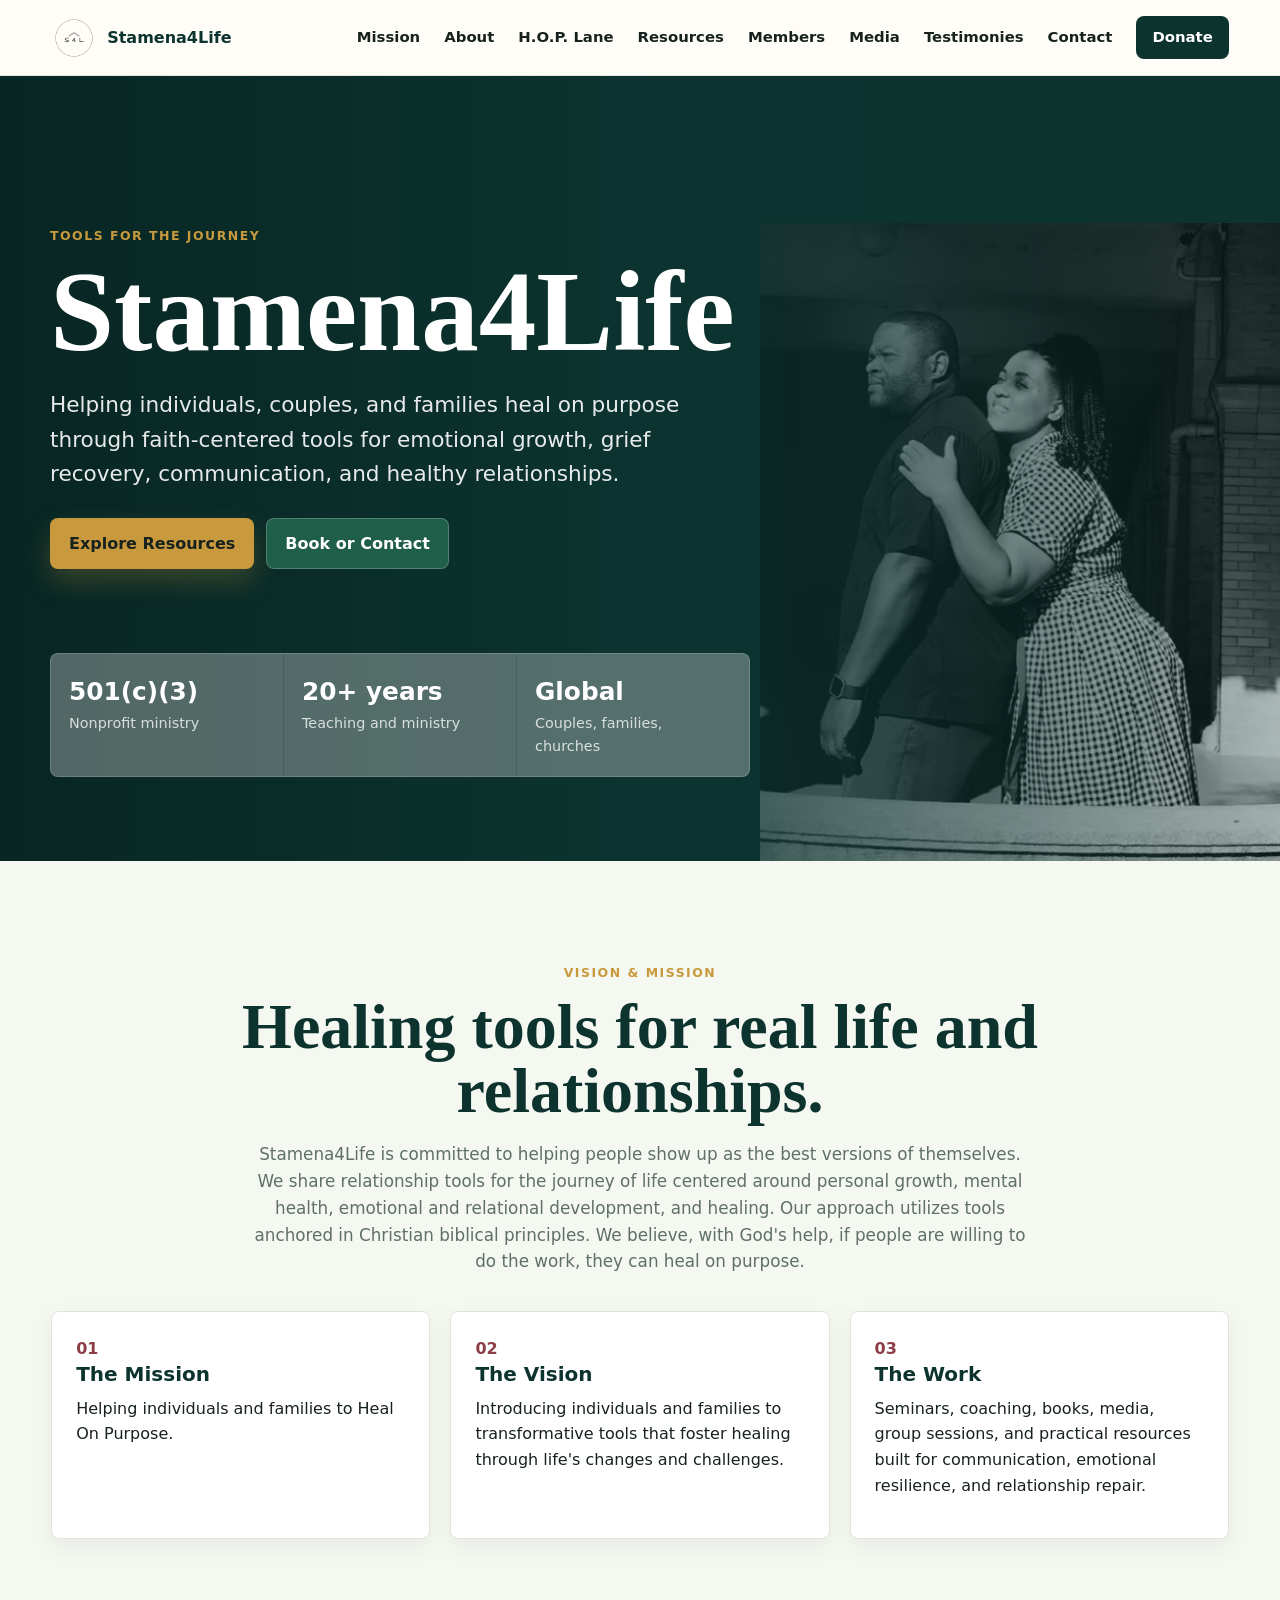
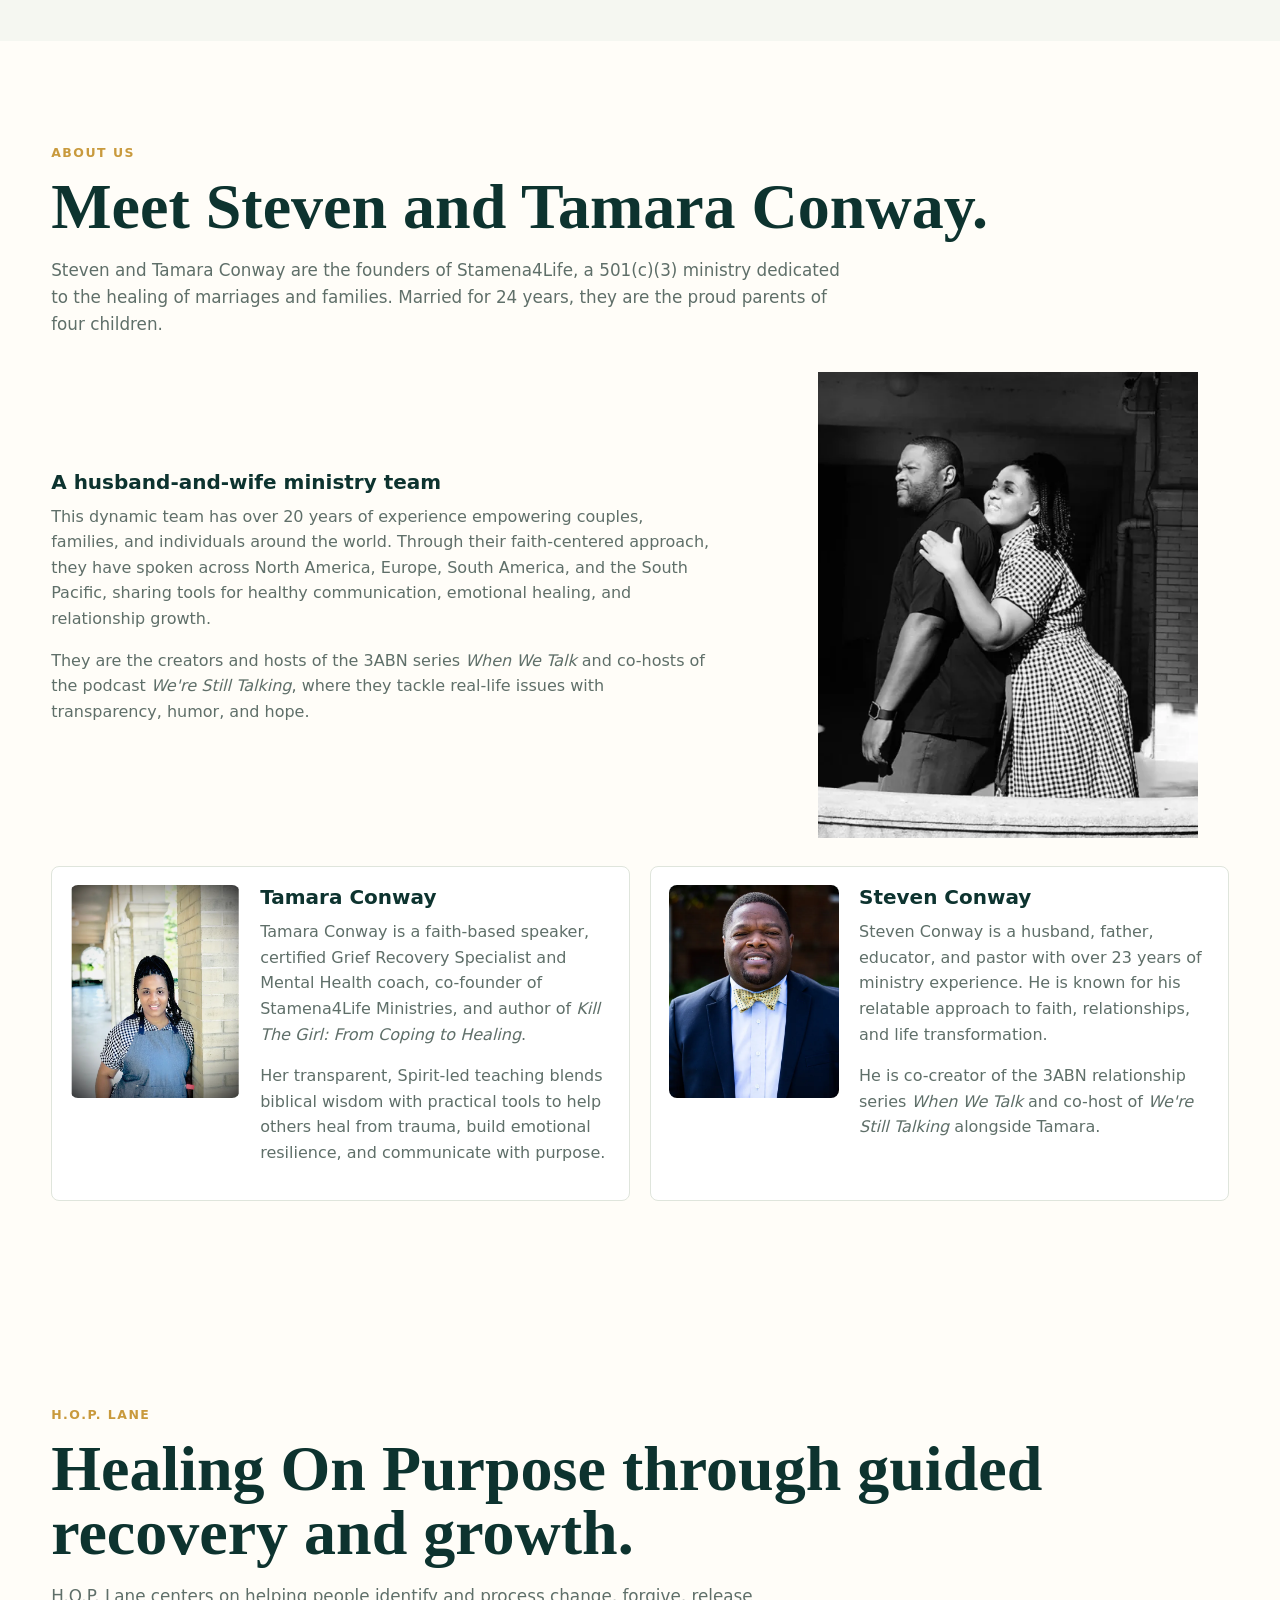
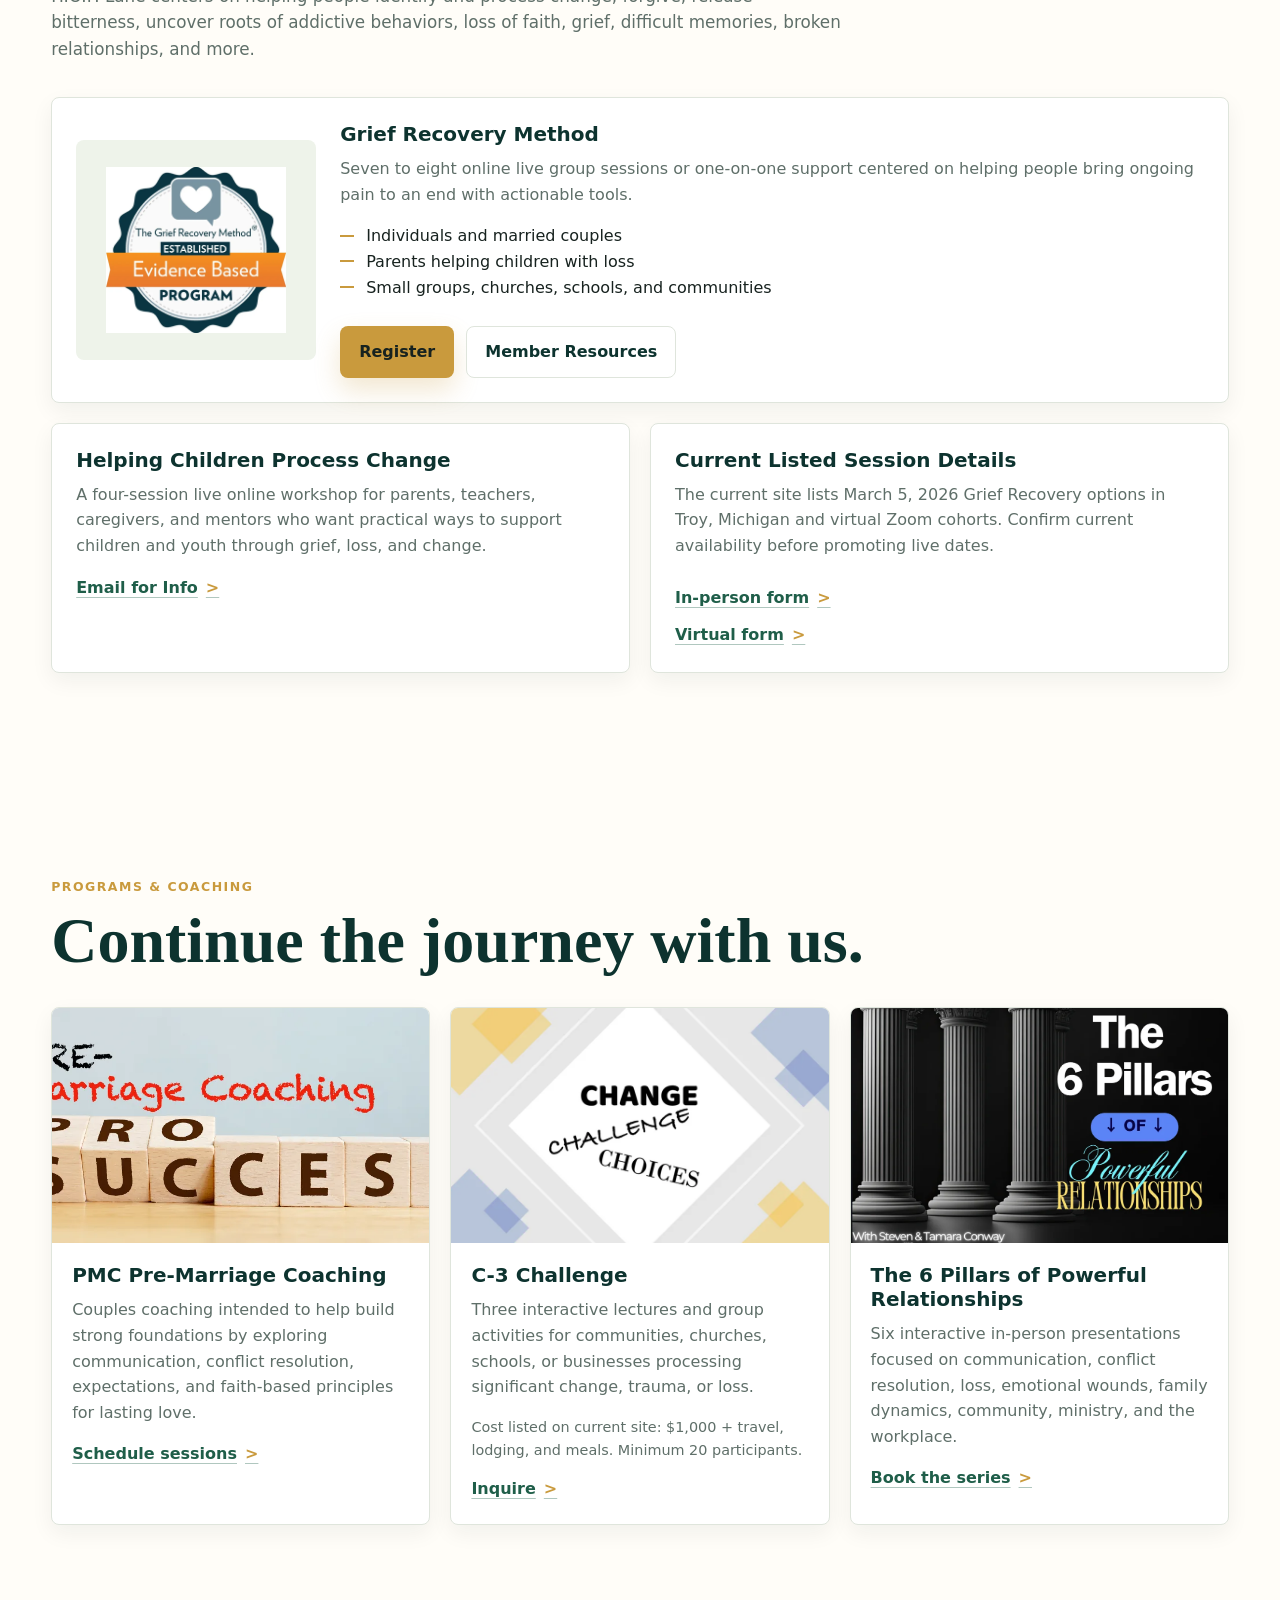
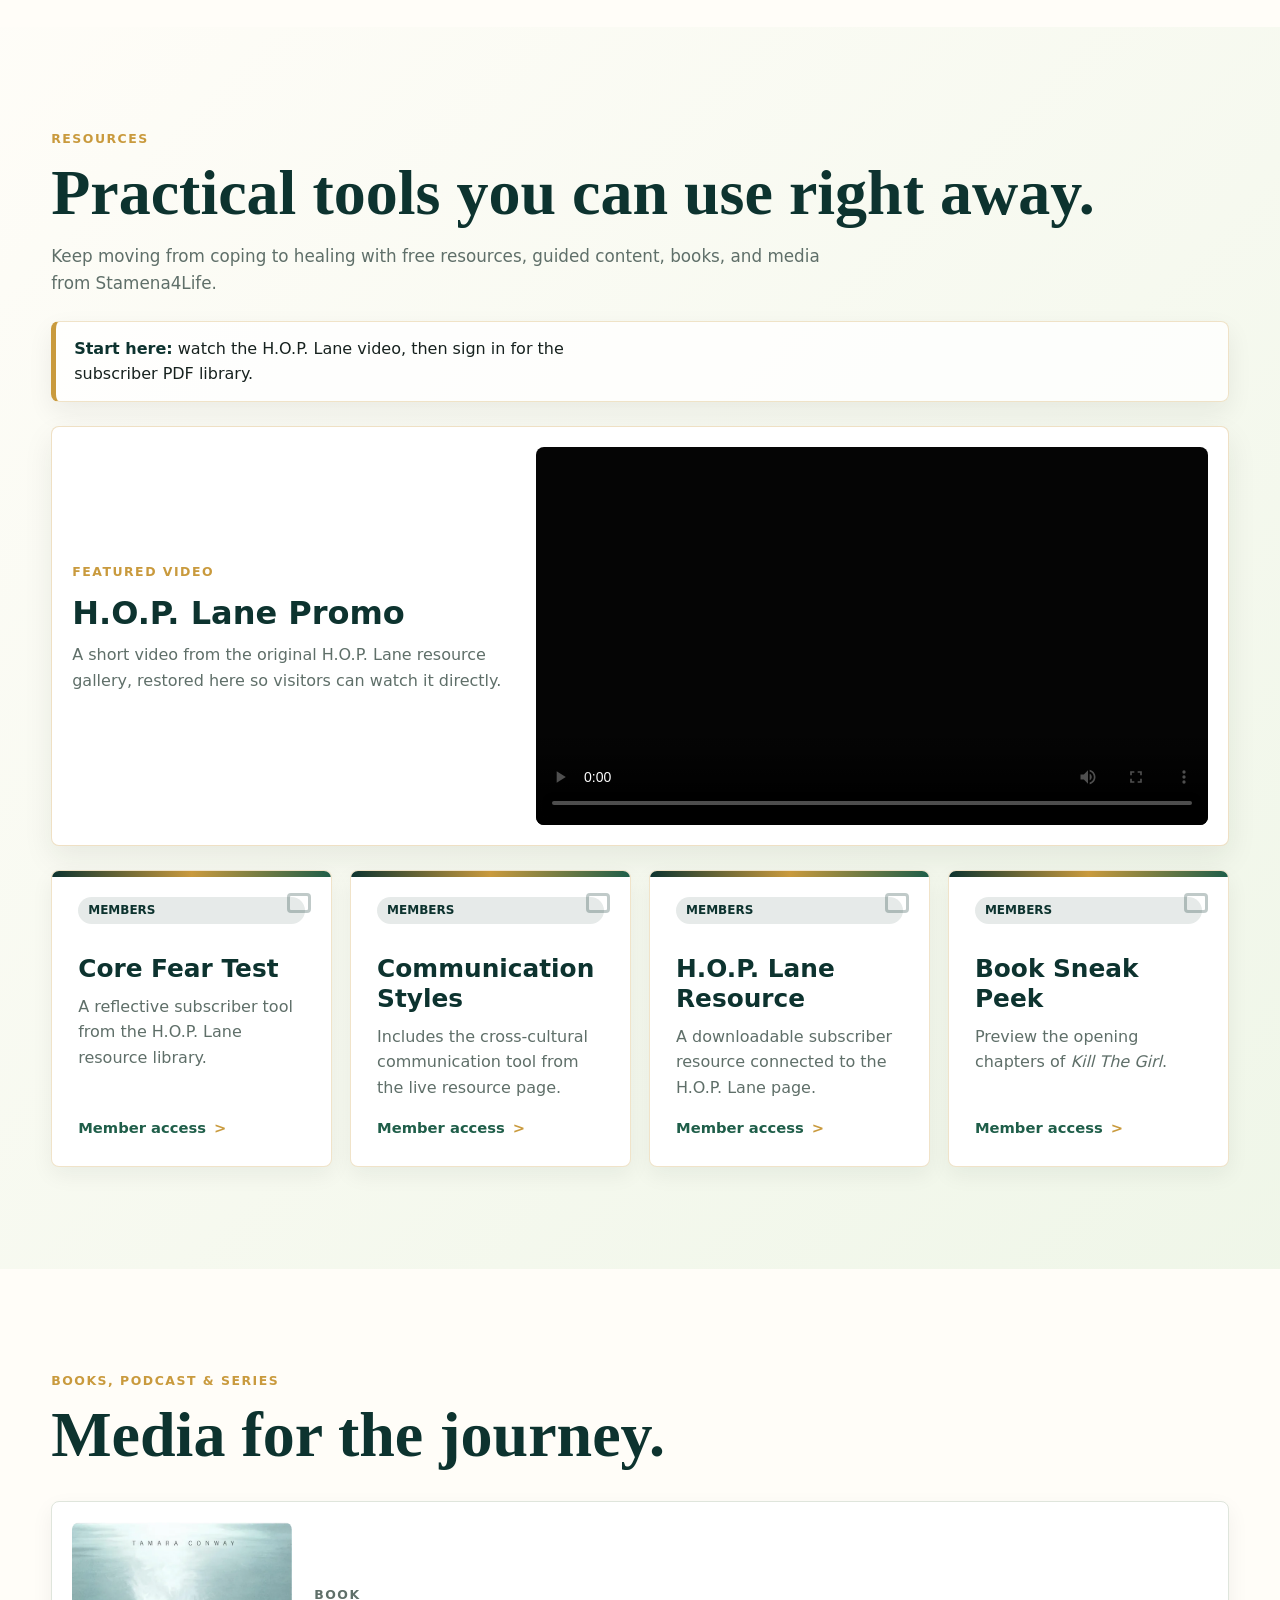
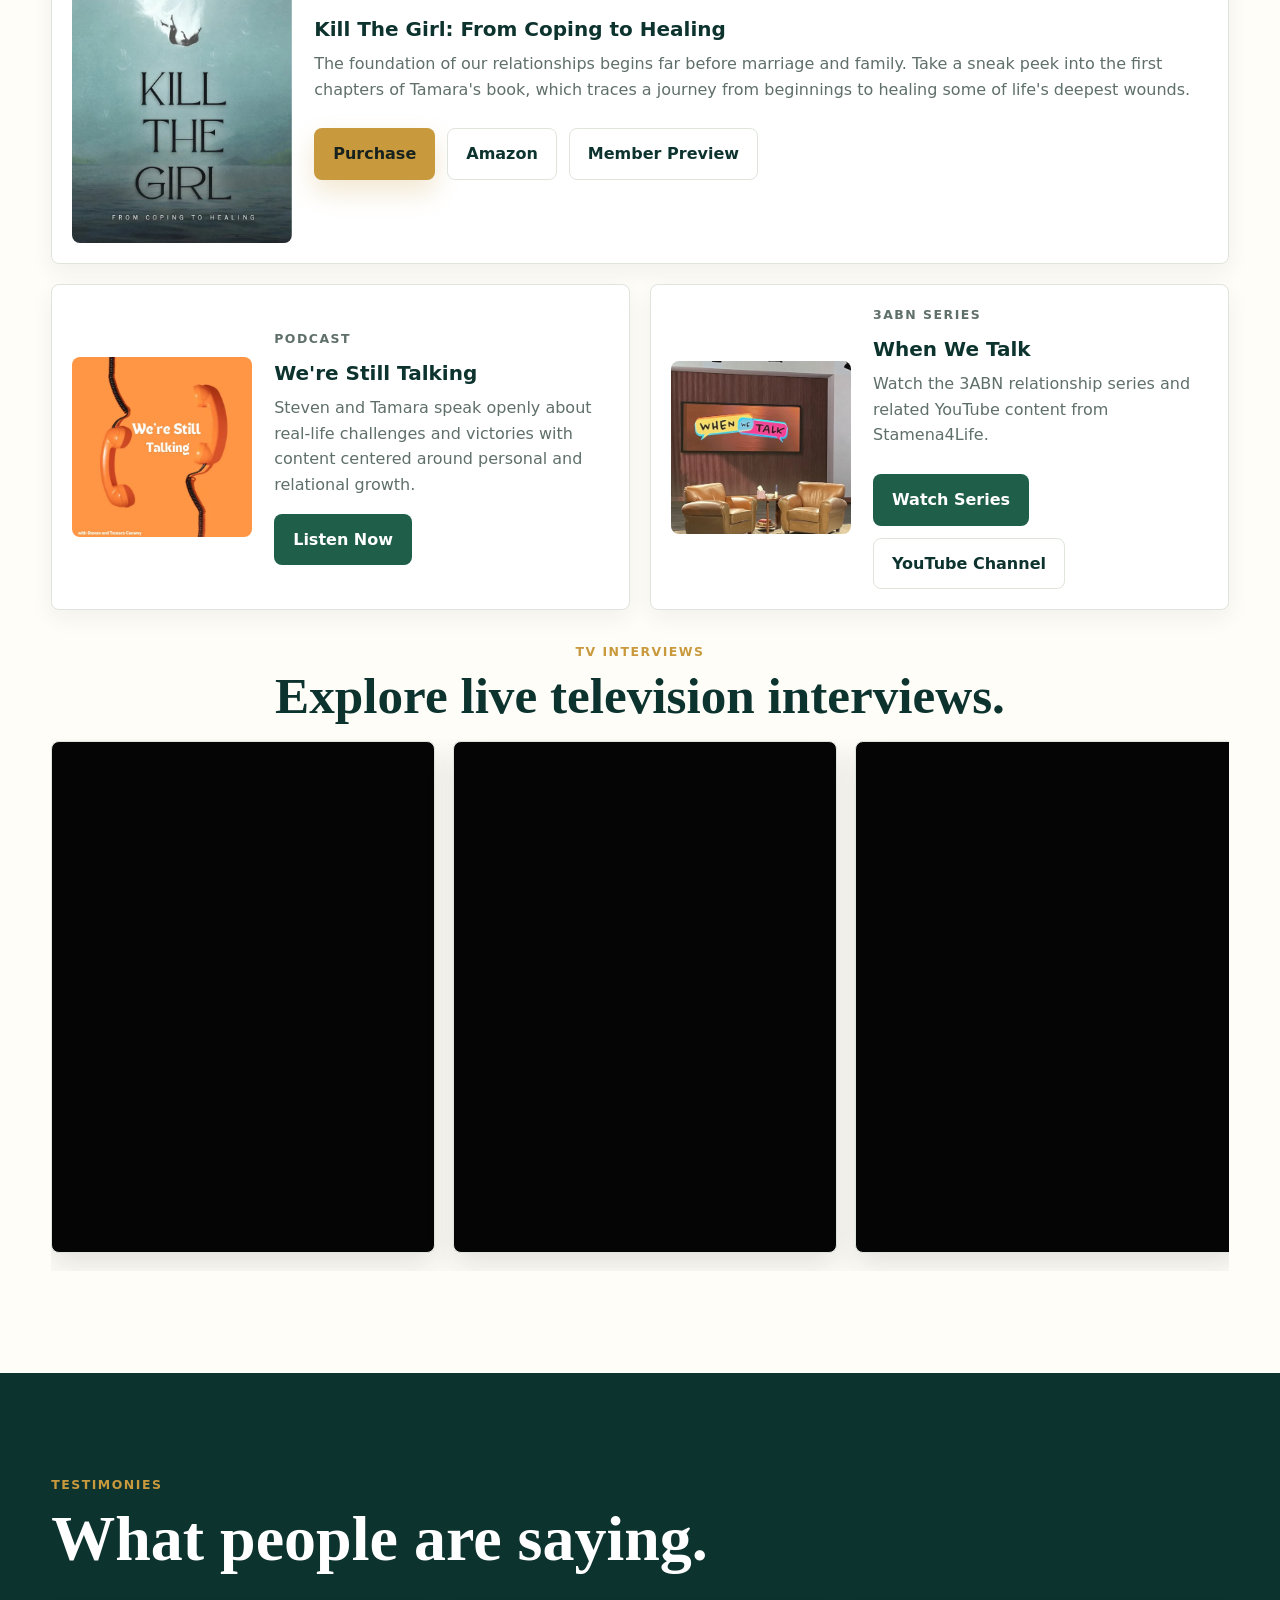
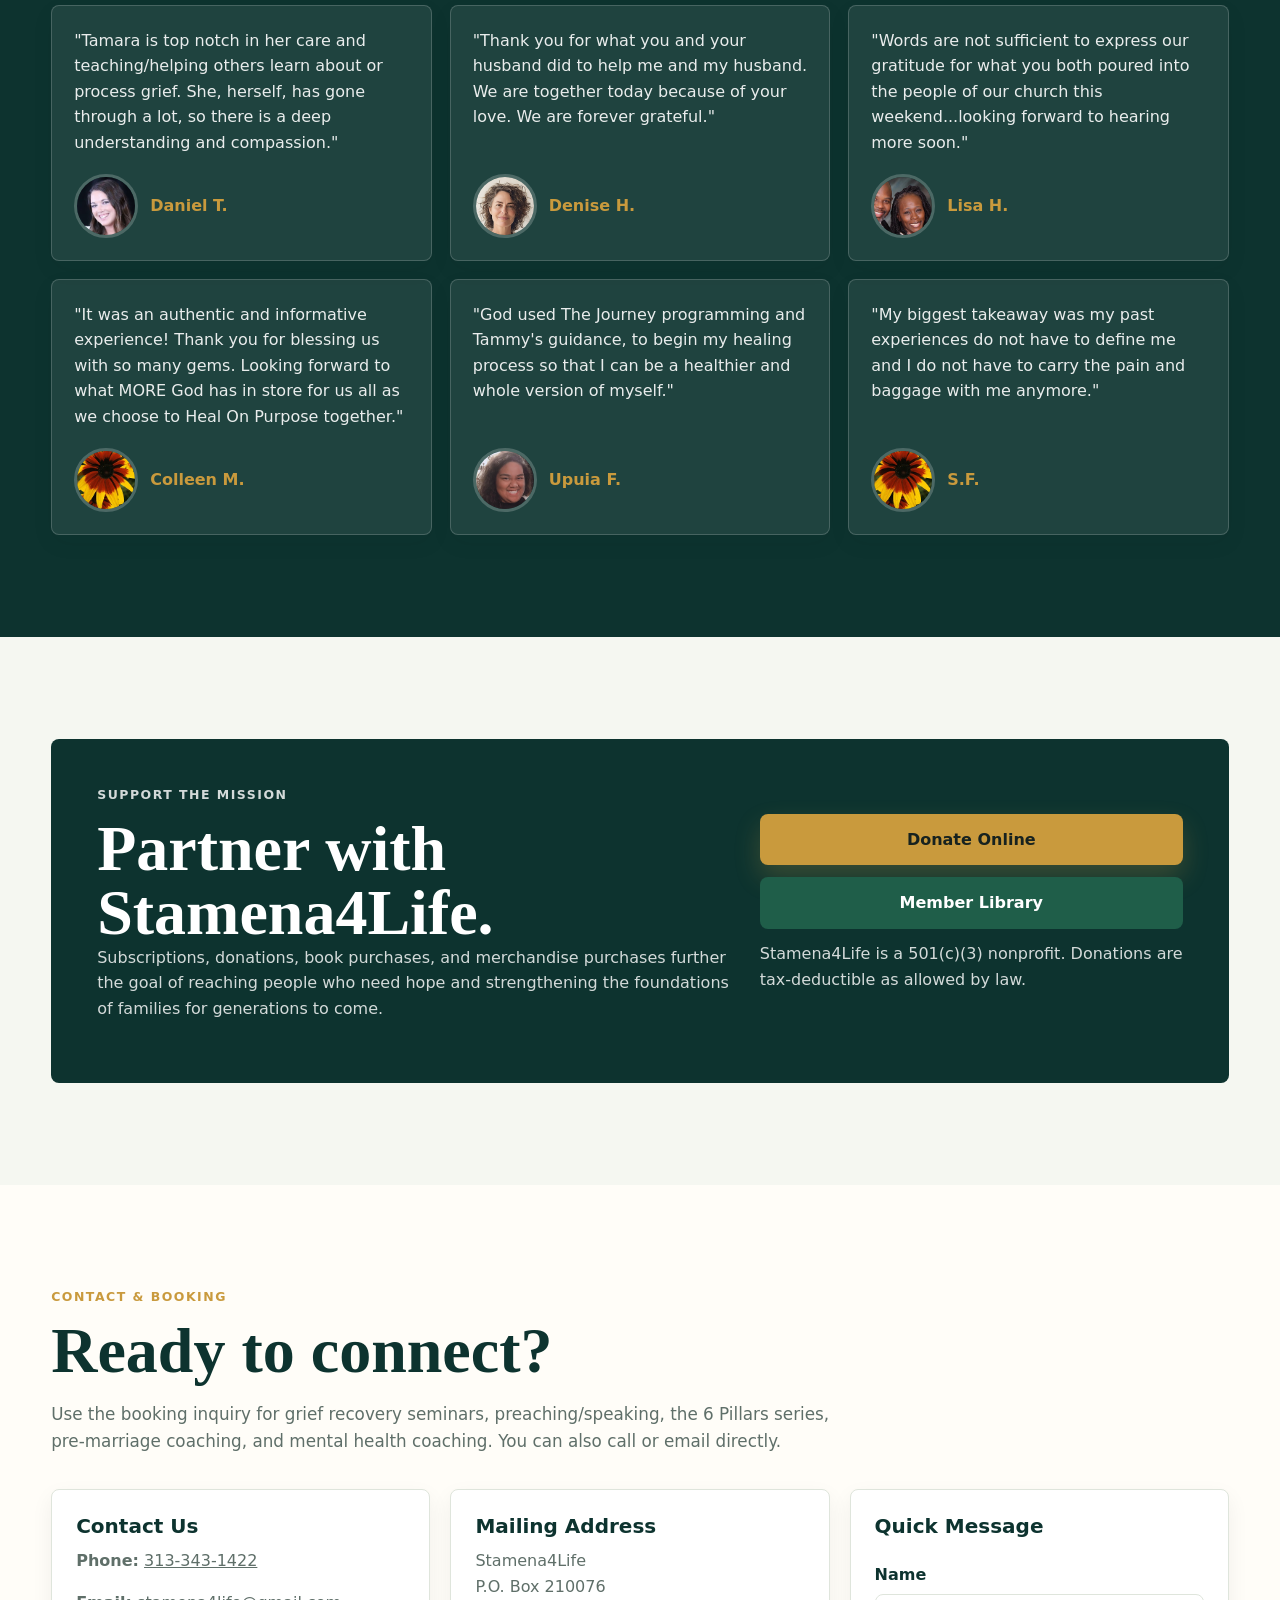
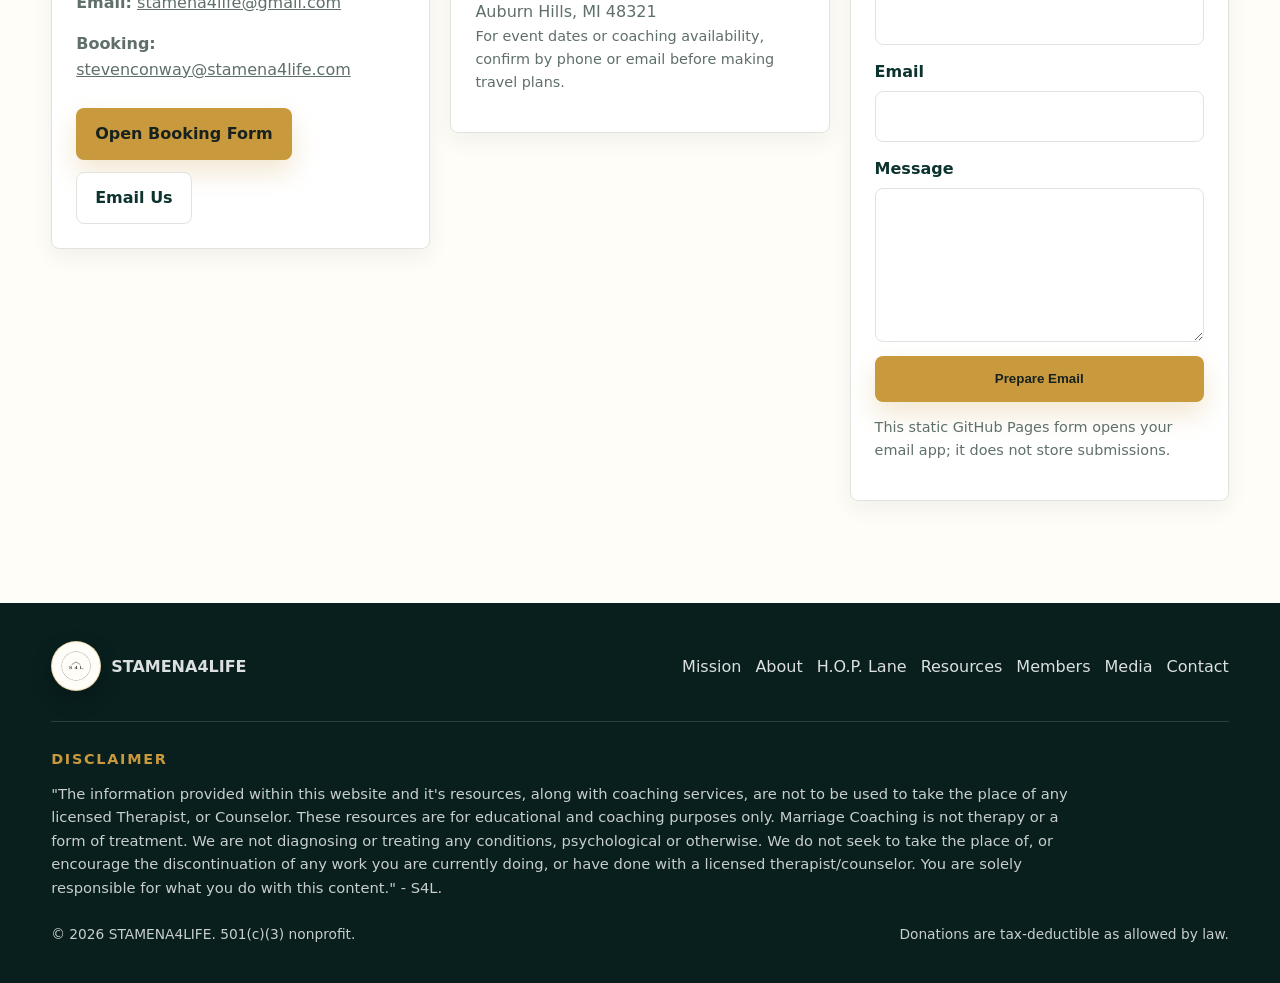
<file: index.html>
<!doctype html>
<html lang="en">
<head>
  <meta charset="utf-8">
  <meta name="viewport" content="width=device-width, initial-scale=1">
  <title>Stamena4Life | Healing on Purpose</title>
  <meta name="description" content="Stamena4Life shares relationship tools for personal growth, emotional healing, grief recovery, marriage coaching, media, resources, and faith-centered family support.">
  <meta property="og:title" content="Stamena4Life | Healing on Purpose">
  <meta property="og:description" content="Tools for the journey of life: relationships, grief recovery, coaching, resources, books, podcast, and 3ABN series.">
  <meta property="og:image" content="assets/logo.png">
  <meta property="og:type" content="website">
  <link rel="icon" href="assets/favicon.png?v=round">
  <link rel="apple-touch-icon" href="assets/favicon.png?v=round">
  <link rel="stylesheet" href="styles.css">
</head>
<body>
  <a class="skip-link" href="#main">Skip to content</a>

  <header class="site-header" data-header>
    <a class="brand" href="#home" aria-label="Stamena4Life home">
      <img src="assets/logo.png" alt="Stamena4Life logo">
      <span>Stamena4Life</span>
    </a>
    <button class="nav-toggle" type="button" aria-expanded="false" aria-controls="site-nav" data-nav-toggle>
      <span></span>
      <span></span>
      <span></span>
      <span class="sr-only">Menu</span>
    </button>
    <nav class="site-nav" id="site-nav" data-nav>
      <a href="#mission">Mission</a>
      <a href="#about">About</a>
      <a href="#hop">H.O.P. Lane</a>
      <a href="#resources">Resources</a>
      <a href="member/">Members</a>
      <a href="#media">Media</a>
      <a href="#testimonials">Testimonies</a>
      <a href="#contact">Contact</a>
      <a class="nav-cta" href="https://square.link/u/f1L6vId2" target="_blank" rel="noreferrer">Donate</a>
    </nav>
  </header>

  <main id="main">
    <section class="hero" id="home" aria-labelledby="hero-title">
      <div class="hero-inner">
        <p class="eyebrow">Tools for the journey</p>
        <h1 id="hero-title">Stamena4Life</h1>
        <p class="hero-lede">Helping individuals, couples, and families heal on purpose through faith-centered tools for emotional growth, grief recovery, communication, and healthy relationships.</p>
        <div class="hero-actions">
          <a class="button primary" href="#resources">Explore Resources</a>
          <a class="button secondary" href="#contact">Book or Contact</a>
        </div>
        <ul class="hero-proof" aria-label="Stamena4Life highlights">
          <li><strong>501(c)(3)</strong><span>Nonprofit ministry</span></li>
          <li><strong>20+ years</strong><span>Teaching and ministry</span></li>
          <li><strong>Global</strong><span>Couples, families, churches</span></li>
        </ul>
      </div>
    </section>

    <section class="section mission-band" id="mission">
      <div class="section-header compact">
        <p class="eyebrow">Vision &amp; Mission</p>
        <h2>Healing tools for real life and relationships.</h2>
        <p>Stamena4Life is committed to helping people show up as the best versions of themselves. We share relationship tools for the journey of life centered around personal growth, mental health, emotional and relational development, and healing. Our approach utilizes tools anchored in Christian biblical principles. We believe, with God's help, if people are willing to do the work, they can heal on purpose.</p>
      </div>
      <div class="mission-grid">
        <article>
          <span>01</span>
          <h3>The Mission</h3>
          <p>Helping individuals and families to Heal On Purpose.</p>
        </article>
        <article>
          <span>02</span>
          <h3>The Vision</h3>
          <p>Introducing individuals and families to transformative tools that foster healing through life's changes and challenges.</p>
        </article>
        <article>
          <span>03</span>
          <h3>The Work</h3>
          <p>Seminars, coaching, books, media, group sessions, and practical resources built for communication, emotional resilience, and relationship repair.</p>
        </article>
      </div>
    </section>

    <section class="section split-section" id="about">
      <div class="section-header">
        <p class="eyebrow">About Us</p>
        <h2>Meet Steven and Tamara Conway.</h2>
        <p>Steven and Tamara Conway are the founders of Stamena4Life, a 501(c)(3) ministry dedicated to the healing of marriages and families. Married for 24 years, they are the proud parents of four children.</p>
      </div>
      <div class="about-feature">
        <div>
          <h3>A husband-and-wife ministry team</h3>
          <p>This dynamic team has over 20 years of experience empowering couples, families, and individuals around the world. Through their faith-centered approach, they have spoken across North America, Europe, South America, and the South Pacific, sharing tools for healthy communication, emotional healing, and relationship growth.</p>
          <p>They are the creators and hosts of the 3ABN series <em>When We Talk</em> and co-hosts of the podcast <em>We're Still Talking</em>, where they tackle real-life issues with transparency, humor, and hope.</p>
        </div>
        <img src="assets/hero-conways.webp" alt="Steven and Tamara Conway">
      </div>
      <div class="bio-grid">
        <article class="profile-card">
          <img src="assets/tamara.webp" alt="Tamara Conway">
          <div>
            <h3>Tamara Conway</h3>
            <p>Tamara Conway is a faith-based speaker, certified Grief Recovery Specialist and Mental Health coach, co-founder of Stamena4Life Ministries, and author of <em>Kill The Girl: From Coping to Healing</em>.</p>
            <p>Her transparent, Spirit-led teaching blends biblical wisdom with practical tools to help others heal from trauma, build emotional resilience, and communicate with purpose.</p>
          </div>
        </article>
        <article class="profile-card">
          <img src="assets/steven.webp" alt="Steven Conway">
          <div>
            <h3>Steven Conway</h3>
            <p>Steven Conway is a husband, father, educator, and pastor with over 23 years of ministry experience. He is known for his relatable approach to faith, relationships, and life transformation.</p>
            <p>He is co-creator of the 3ABN relationship series <em>When We Talk</em> and co-host of <em>We're Still Talking</em> alongside Tamara.</p>
          </div>
        </article>
      </div>
    </section>

    <section class="section program-section" id="hop">
      <div class="section-header">
        <p class="eyebrow">H.O.P. Lane</p>
        <h2>Healing On Purpose through guided recovery and growth.</h2>
        <p>H.O.P. Lane centers on helping people identify and process change, forgive, release bitterness, uncover roots of addictive behaviors, loss of faith, grief, difficult memories, broken relationships, and more.</p>
      </div>
      <div class="program-grid">
        <article class="program-card wide">
          <div class="program-image">
            <img src="assets/grief-recovery.webp" alt="Grief Recovery Method badge">
          </div>
          <div>
            <h3>Grief Recovery Method</h3>
            <p>Seven to eight online live group sessions or one-on-one support centered on helping people bring ongoing pain to an end with actionable tools.</p>
            <ul class="check-list">
              <li>Individuals and married couples</li>
              <li>Parents helping children with loss</li>
              <li>Small groups, churches, schools, and communities</li>
            </ul>
            <div class="inline-actions">
              <a class="button primary" href="https://square.link/u/TY92Agh4" target="_blank" rel="noreferrer">Register</a>
              <a class="button quiet" href="member/">Member Resources</a>
            </div>
          </div>
        </article>
        <article class="program-card">
          <h3>Helping Children Process Change</h3>
          <p>A four-session live online workshop for parents, teachers, caregivers, and mentors who want practical ways to support children and youth through grief, loss, and change.</p>
          <a class="text-link" href="mailto:stamena4life@gmail.com?subject=Helping%20Children%20With%20Loss%20Inquiry">Email for Info</a>
        </article>
        <article class="program-card">
          <h3>Current Listed Session Details</h3>
          <p>The current site lists March 5, 2026 Grief Recovery options in Troy, Michigan and virtual Zoom cohorts. Confirm current availability before promoting live dates.</p>
          <div class="inline-actions stacked">
            <a class="text-link" href="https://forms.gle/8gWQ9AAsX1KKgWnbA" target="_blank" rel="noreferrer">In-person form</a>
            <a class="text-link" href="https://forms.gle/tBHqAz2xLCsfEH1A9" target="_blank" rel="noreferrer">Virtual form</a>
          </div>
        </article>
      </div>
    </section>

    <section class="section offerings-section">
      <div class="section-header">
        <p class="eyebrow">Programs &amp; Coaching</p>
        <h2>Continue the journey with us.</h2>
      </div>
      <div class="offering-grid">
        <article class="offering-card">
          <img src="assets/pmc.webp" alt="Pre-Marriage Coaching">
          <h3>PMC Pre-Marriage Coaching</h3>
          <p>Couples coaching intended to help build strong foundations by exploring communication, conflict resolution, expectations, and faith-based principles for lasting love.</p>
          <a class="text-link" href="https://www.stamena4life.com/booking" target="_blank" rel="noreferrer">Schedule sessions</a>
        </article>
        <article class="offering-card">
          <img src="assets/c3.webp" alt="C-3 Challenge">
          <h3>C-3 Challenge</h3>
          <p>Three interactive lectures and group activities for communities, churches, schools, or businesses processing significant change, trauma, or loss.</p>
          <p class="meta">Cost listed on current site: $1,000 + travel, lodging, and meals. Minimum 20 participants.</p>
          <a class="text-link" href="mailto:stamena4life@gmail.com?subject=C-3%20Challenge%20Inquiry">Inquire</a>
        </article>
        <article class="offering-card">
          <img src="assets/six-pillars.webp" alt="The 6 Pillars of Powerful Relationships">
          <h3>The 6 Pillars of Powerful Relationships</h3>
          <p>Six interactive in-person presentations focused on communication, conflict resolution, loss, emotional wounds, family dynamics, community, ministry, and the workplace.</p>
          <a class="text-link" href="https://www.stamena4life.com/booking" target="_blank" rel="noreferrer">Book the series</a>
        </article>
      </div>
    </section>

    <section class="section resource-section" id="resources">
      <div class="section-header">
        <p class="eyebrow">Resources</p>
        <h2>Practical tools you can use right away.</h2>
        <p>Keep moving from coping to healing with free resources, guided content, books, and media from Stamena4Life.</p>
      </div>
      <div class="resource-showcase">
        <p><strong>Start here:</strong> watch the H.O.P. Lane video, then sign in for the subscriber PDF library.</p>
      </div>
      <article class="resource-video">
        <div>
          <p class="eyebrow">Featured Video</p>
          <h3>H.O.P. Lane Promo</h3>
          <p>A short video from the original H.O.P. Lane resource gallery, restored here so visitors can watch it directly.</p>
        </div>
        <video controls playsinline preload="metadata" poster="https://static.wixstatic.com/media/7cebed_69610e2c255d4beb8bdb3029798952daf000.jpg">
          <source src="https://video.wixstatic.com/video/7cebed_69610e2c255d4beb8bdb3029798952da/720p/mp4/file.mp4" type="video/mp4">
          <a href="https://video.wixstatic.com/video/7cebed_69610e2c255d4beb8bdb3029798952da/720p/mp4/file.mp4">Watch the H.O.P. Lane promo video</a>
        </video>
      </article>
      <div class="resource-grid">
        <a class="resource-card member-resource" href="member/">
          <span>Members</span>
          <h3>Core Fear Test</h3>
          <p>A reflective subscriber tool from the H.O.P. Lane resource library.</p>
          <strong>Member access</strong>
        </a>
        <a class="resource-card member-resource" href="member/">
          <span>Members</span>
          <h3>Communication Styles</h3>
          <p>Includes the cross-cultural communication tool from the live resource page.</p>
          <strong>Member access</strong>
        </a>
        <a class="resource-card member-resource" href="member/">
          <span>Members</span>
          <h3>H.O.P. Lane Resource</h3>
          <p>A downloadable subscriber resource connected to the H.O.P. Lane page.</p>
          <strong>Member access</strong>
        </a>
        <a class="resource-card member-resource" href="member/">
          <span>Members</span>
          <h3>Book Sneak Peek</h3>
          <p>Preview the opening chapters of <em>Kill The Girl</em>.</p>
          <strong>Member access</strong>
        </a>
      </div>
    </section>

    <section class="section media-section" id="media">
      <div class="section-header">
        <p class="eyebrow">Books, Podcast &amp; Series</p>
        <h2>Media for the journey.</h2>
      </div>
      <div class="media-grid">
        <article class="media-card book-card">
          <img src="assets/book-cover.webp" alt="Kill The Girl book cover">
          <div>
            <p class="eyebrow">Book</p>
            <h3>Kill The Girl: From Coping to Healing</h3>
            <p>The foundation of our relationships begins far before marriage and family. Take a sneak peek into the first chapters of Tamara's book, which traces a journey from beginnings to healing some of life's deepest wounds.</p>
            <div class="inline-actions">
              <a class="button primary" href="https://square.link/u/frH4wGlB" target="_blank" rel="noreferrer">Purchase</a>
              <a class="button quiet" href="https://a.co/d/6Vjon2p" target="_blank" rel="noreferrer">Amazon</a>
              <a class="button quiet" href="member/">Member Preview</a>
            </div>
          </div>
        </article>
        <article class="media-card">
          <img src="assets/podcast.webp" alt="We're Still Talking podcast artwork">
          <div>
            <p class="eyebrow">Podcast</p>
            <h3>We're Still Talking</h3>
            <p>Steven and Tamara speak openly about real-life challenges and victories with content centered around personal and relational growth.</p>
            <a class="button secondary" href="https://podcasters.spotify.com/pod/show/stamena4life" target="_blank" rel="noreferrer">Listen Now</a>
          </div>
        </article>
        <article class="media-card">
          <img src="assets/series.webp" alt="3ABN series image">
          <div>
            <p class="eyebrow">3ABN Series</p>
            <h3>When We Talk</h3>
            <p>Watch the 3ABN relationship series and related YouTube content from Stamena4Life.</p>
            <div class="inline-actions">
              <a class="button secondary" href="https://youtu.be/mp3pswb0MGg?si=C71BJIsV4BhHX_65" target="_blank" rel="noreferrer">Watch Series</a>
              <a class="button quiet" href="https://www.youtube.com/@stamena4life882" target="_blank" rel="noreferrer">YouTube Channel</a>
            </div>
          </div>
        </article>
      </div>
      <div class="tv-interviews" aria-labelledby="tv-interviews-title">
        <div class="tv-copy">
          <p class="eyebrow">TV Interviews</p>
          <h3 id="tv-interviews-title">Explore live television interviews.</h3>
        </div>
        <div class="tv-reel" aria-label="Live television interview videos">
          <article class="tv-video">
            <iframe src="https://www.youtube-nocookie.com/embed/jEtvUpR1tl4" title="Conquering The Crisis - Interview with Steven and Tamara Conway" loading="lazy" allow="accelerometer; autoplay; clipboard-write; encrypted-media; gyroscope; picture-in-picture; web-share" allowfullscreen></iframe>
          </article>
          <article class="tv-video">
            <iframe src="https://www.youtube-nocookie.com/embed/urJt7tnIFb4" title="Family Blessings - 3ABN television interview" loading="lazy" allow="accelerometer; autoplay; clipboard-write; encrypted-media; gyroscope; picture-in-picture; web-share" allowfullscreen></iframe>
          </article>
          <article class="tv-video">
            <iframe src="https://www.youtube-nocookie.com/embed/OgdpfVCX0x8" title="Relationship conversation television interview" loading="lazy" allow="accelerometer; autoplay; clipboard-write; encrypted-media; gyroscope; picture-in-picture; web-share" allowfullscreen></iframe>
          </article>
          <article class="tv-video">
            <iframe src="https://www.youtube-nocookie.com/embed/u95oAVoO89M" title="Healing on purpose media interview" loading="lazy" allow="accelerometer; autoplay; clipboard-write; encrypted-media; gyroscope; picture-in-picture; web-share" allowfullscreen></iframe>
          </article>
          <article class="tv-video">
            <iframe src="https://www.youtube-nocookie.com/embed/iM9JMtPBKrk" title="More from Stamena4Life television interview" loading="lazy" allow="accelerometer; autoplay; clipboard-write; encrypted-media; gyroscope; picture-in-picture; web-share" allowfullscreen></iframe>
          </article>
        </div>
      </div>
    </section>

    <section class="section testimonial-section" id="testimonials">
      <div class="section-header">
        <p class="eyebrow">Testimonies</p>
        <h2>What people are saying.</h2>
      </div>
      <div class="testimonial-grid">
        <figure>
          <blockquote>&quot;Tamara is top notch in her care and teaching/helping others learn about or process grief. She, herself, has gone through a lot, so there is a deep understanding and compassion.&quot;</blockquote>
          <figcaption>
            <img src="assets/testimonial-daniel.png" alt="">
            <strong>Daniel T.</strong>
          </figcaption>
        </figure>
        <figure>
          <blockquote>&quot;Thank you for what you and your husband did to help me and my husband. We are together today because of your love. We are forever grateful.&quot;</blockquote>
          <figcaption>
            <img src="assets/testimonial-denise.jpg" alt="">
            <strong>Denise H.</strong>
          </figcaption>
        </figure>
        <figure>
          <blockquote>&quot;Words are not sufficient to express our gratitude for what you both poured into the people of our church this weekend...looking forward to hearing more soon.&quot;</blockquote>
          <figcaption>
            <img src="assets/testimonial-lisa.png" alt="">
            <strong>Lisa H.</strong>
          </figcaption>
        </figure>
        <figure>
          <blockquote>&quot;It was an authentic and informative experience! Thank you for blessing us with so many gems. Looking forward to what MORE God has in store for us all as we choose to Heal On Purpose together.&quot;</blockquote>
          <figcaption>
            <img src="assets/testimonial-colleen.jpg" alt="">
            <strong>Colleen M.</strong>
          </figcaption>
        </figure>
        <figure>
          <blockquote>&quot;God used The Journey programming and Tammy's guidance, to begin my healing process so that I can be a healthier and whole version of myself.&quot;</blockquote>
          <figcaption>
            <img src="assets/testimonial-upuia.png" alt="">
            <strong>Upuia F.</strong>
          </figcaption>
        </figure>
        <figure>
          <blockquote>&quot;My biggest takeaway was my past experiences do not have to define me and I do not have to carry the pain and baggage with me anymore.&quot;</blockquote>
          <figcaption>
            <img src="assets/testimonial-sf.jpg" alt="">
            <strong>S.F.</strong>
          </figcaption>
        </figure>
      </div>
    </section>

    <section class="section support-section" id="support">
      <div class="support-panel">
        <div>
          <p class="eyebrow">Support the mission</p>
          <h2>Partner with Stamena4Life.</h2>
          <p>Subscriptions, donations, book purchases, and merchandise purchases further the goal of reaching people who need hope and strengthening the foundations of families for generations to come.</p>
        </div>
        <div class="support-actions">
          <a class="button primary" href="https://square.link/u/f1L6vId2" target="_blank" rel="noreferrer">Donate Online</a>
          <a class="button secondary" href="member/">Member Library</a>
          <p>Stamena4Life is a 501(c)(3) nonprofit. Donations are tax-deductible as allowed by law.</p>
        </div>
      </div>
    </section>

    <section class="section contact-section" id="contact">
      <div class="section-header">
        <p class="eyebrow">Contact &amp; Booking</p>
        <h2>Ready to connect?</h2>
        <p>Use the booking inquiry for grief recovery seminars, preaching/speaking, the 6 Pillars series, pre-marriage coaching, and mental health coaching. You can also call or email directly.</p>
      </div>
      <div class="contact-grid">
        <div class="contact-card">
          <h3>Contact Us</h3>
          <p><strong>Phone:</strong> <a href="tel:+13133431422">313-343-1422</a></p>
          <p><strong>Email:</strong> <a href="mailto:stamena4life@gmail.com">stamena4life@gmail.com</a></p>
          <p><strong>Booking:</strong> <a href="mailto:stevenconway@stamena4life.com">stevenconway@stamena4life.com</a></p>
          <div class="inline-actions">
            <a class="button primary" href="https://www.stamena4life.com/booking" target="_blank" rel="noreferrer">Open Booking Form</a>
            <a class="button quiet" href="mailto:stamena4life@gmail.com?subject=Stamena4Life%20Inquiry">Email Us</a>
          </div>
        </div>
        <div class="contact-card">
          <h3>Mailing Address</h3>
          <address>
            Stamena4Life<br>
            P.O. Box 210076<br>
            Auburn Hills, MI 48321
          </address>
          <p class="meta">For event dates or coaching availability, confirm by phone or email before making travel plans.</p>
        </div>
        <form class="contact-form" data-mail-form>
          <h3>Quick Message</h3>
          <label>
            Name
            <input name="name" type="text" autocomplete="name" required>
          </label>
          <label>
            Email
            <input name="email" type="email" autocomplete="email" required>
          </label>
          <label>
            Message
            <textarea name="message" rows="5" required></textarea>
          </label>
          <button class="button primary" type="submit">Prepare Email</button>
          <p class="form-note">This static GitHub Pages form opens your email app; it does not store submissions.</p>
        </form>
      </div>
    </section>
  </main>

  <footer class="site-footer">
    <div class="footer-top">
      <a class="brand footer-brand" href="#home">
        <img src="assets/logo.png" alt="">
        <span>STAMENA4LIFE</span>
      </a>
      <nav aria-label="Footer navigation">
        <a href="#mission">Mission</a>
        <a href="#about">About</a>
        <a href="#hop">H.O.P. Lane</a>
        <a href="#resources">Resources</a>
        <a href="member/">Members</a>
        <a href="#media">Media</a>
        <a href="#contact">Contact</a>
      </nav>
    </div>
    <div class="disclaimer">
      <h2>Disclaimer</h2>
      <p>&quot;The information provided within this website and it's resources, along with coaching services, are not to be used to take the place of any licensed Therapist, or Counselor. These resources are for educational and coaching purposes only. Marriage Coaching is not therapy or a form of treatment. We are not diagnosing or treating any conditions, psychological or otherwise. We do not seek to take the place of, or encourage the discontinuation of any work you are currently doing, or have done with a licensed therapist/counselor. You are solely responsible for what you do with this content.&quot; - S4L.</p>
    </div>
    <div class="footer-bottom">
      <p>&copy; 2026 STAMENA4LIFE. 501(c)(3) nonprofit.</p>
      <p>Donations are tax-deductible as allowed by law.</p>
    </div>
  </footer>

  <script src="script.js"></script>
</body>
</html>
</file>
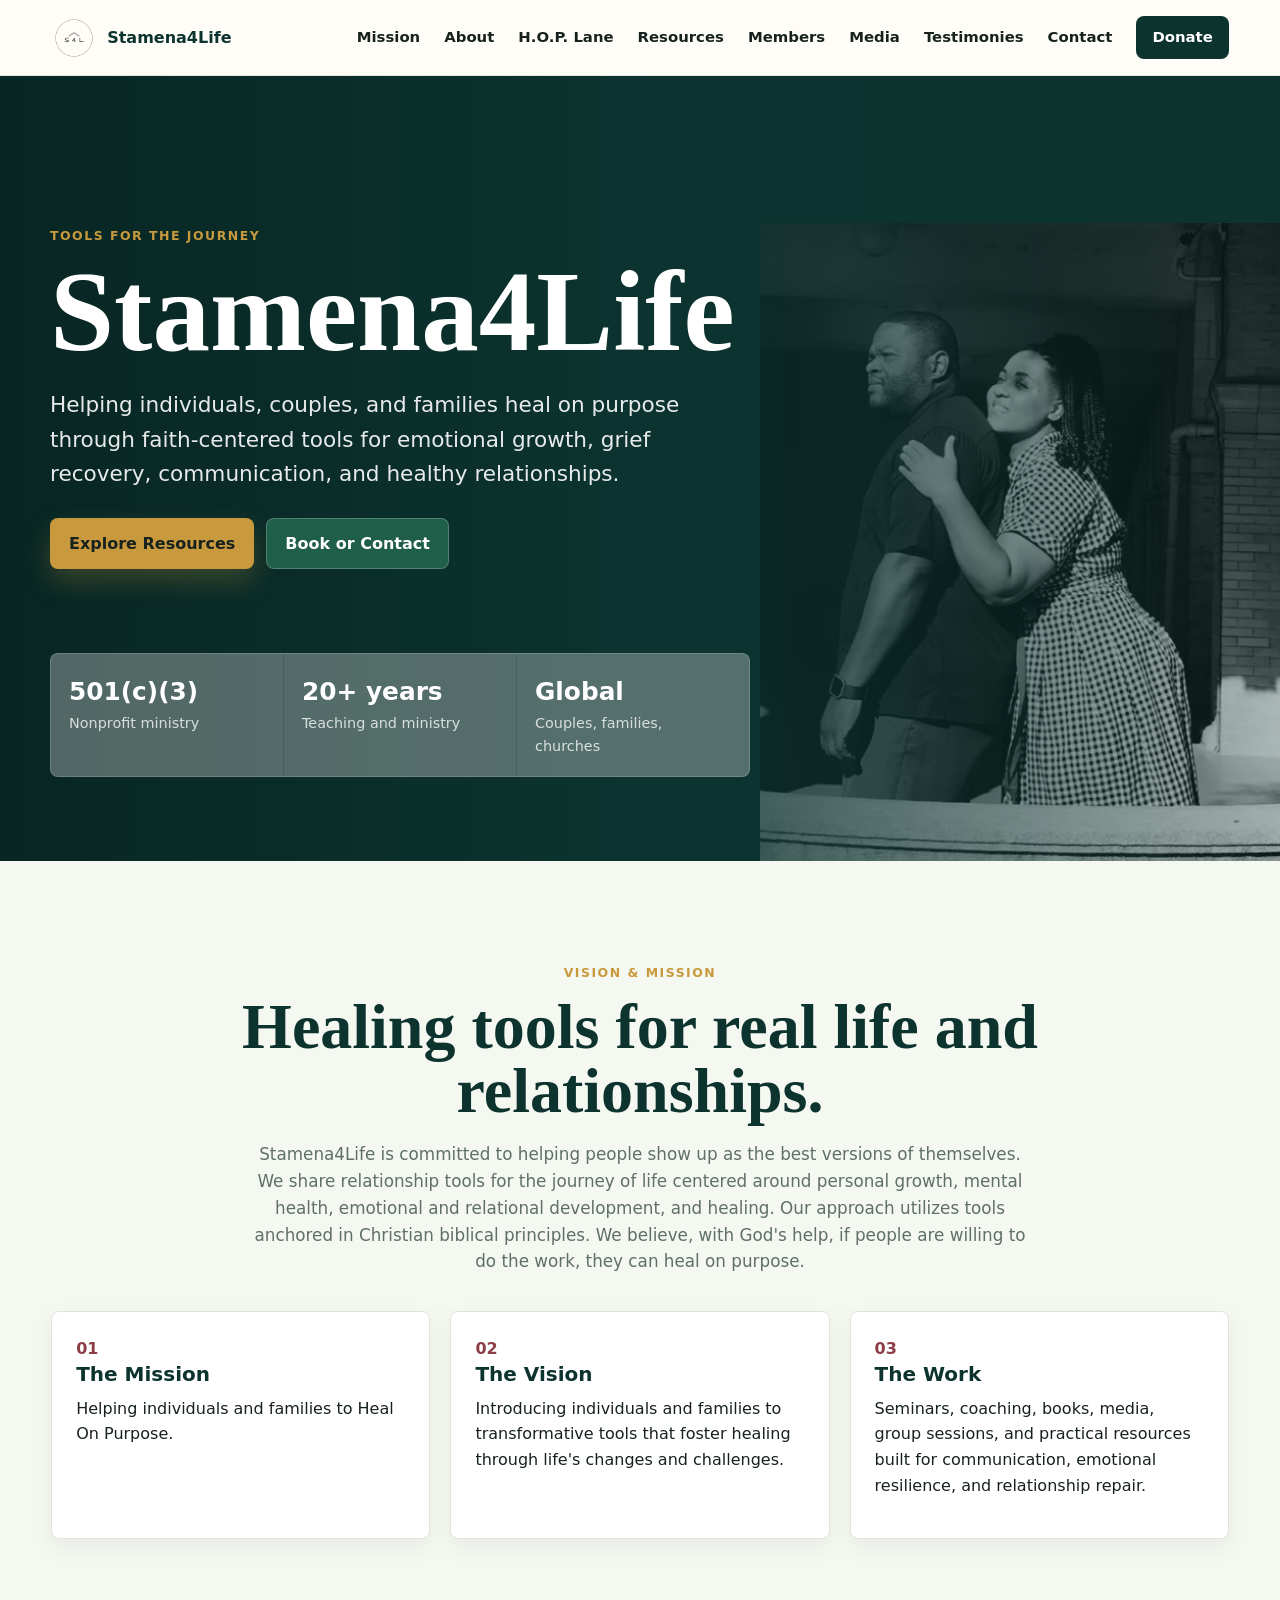
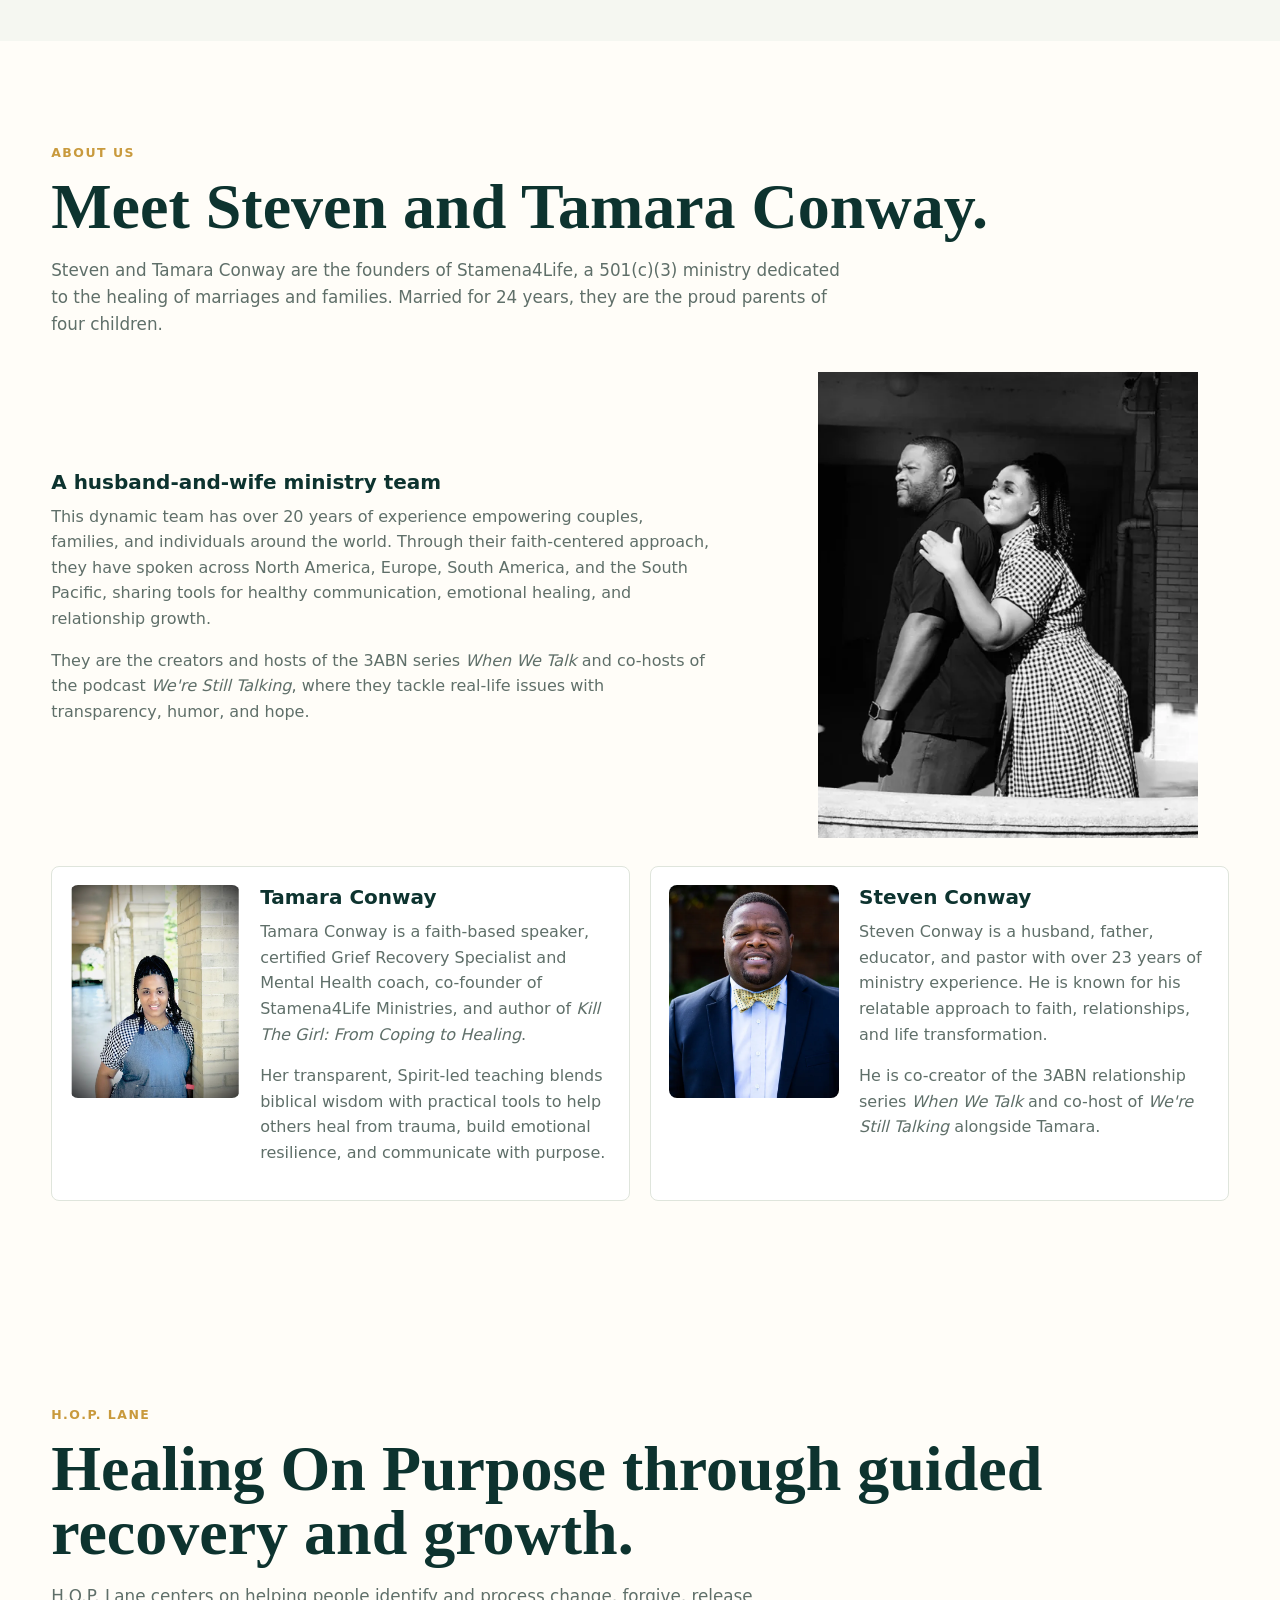
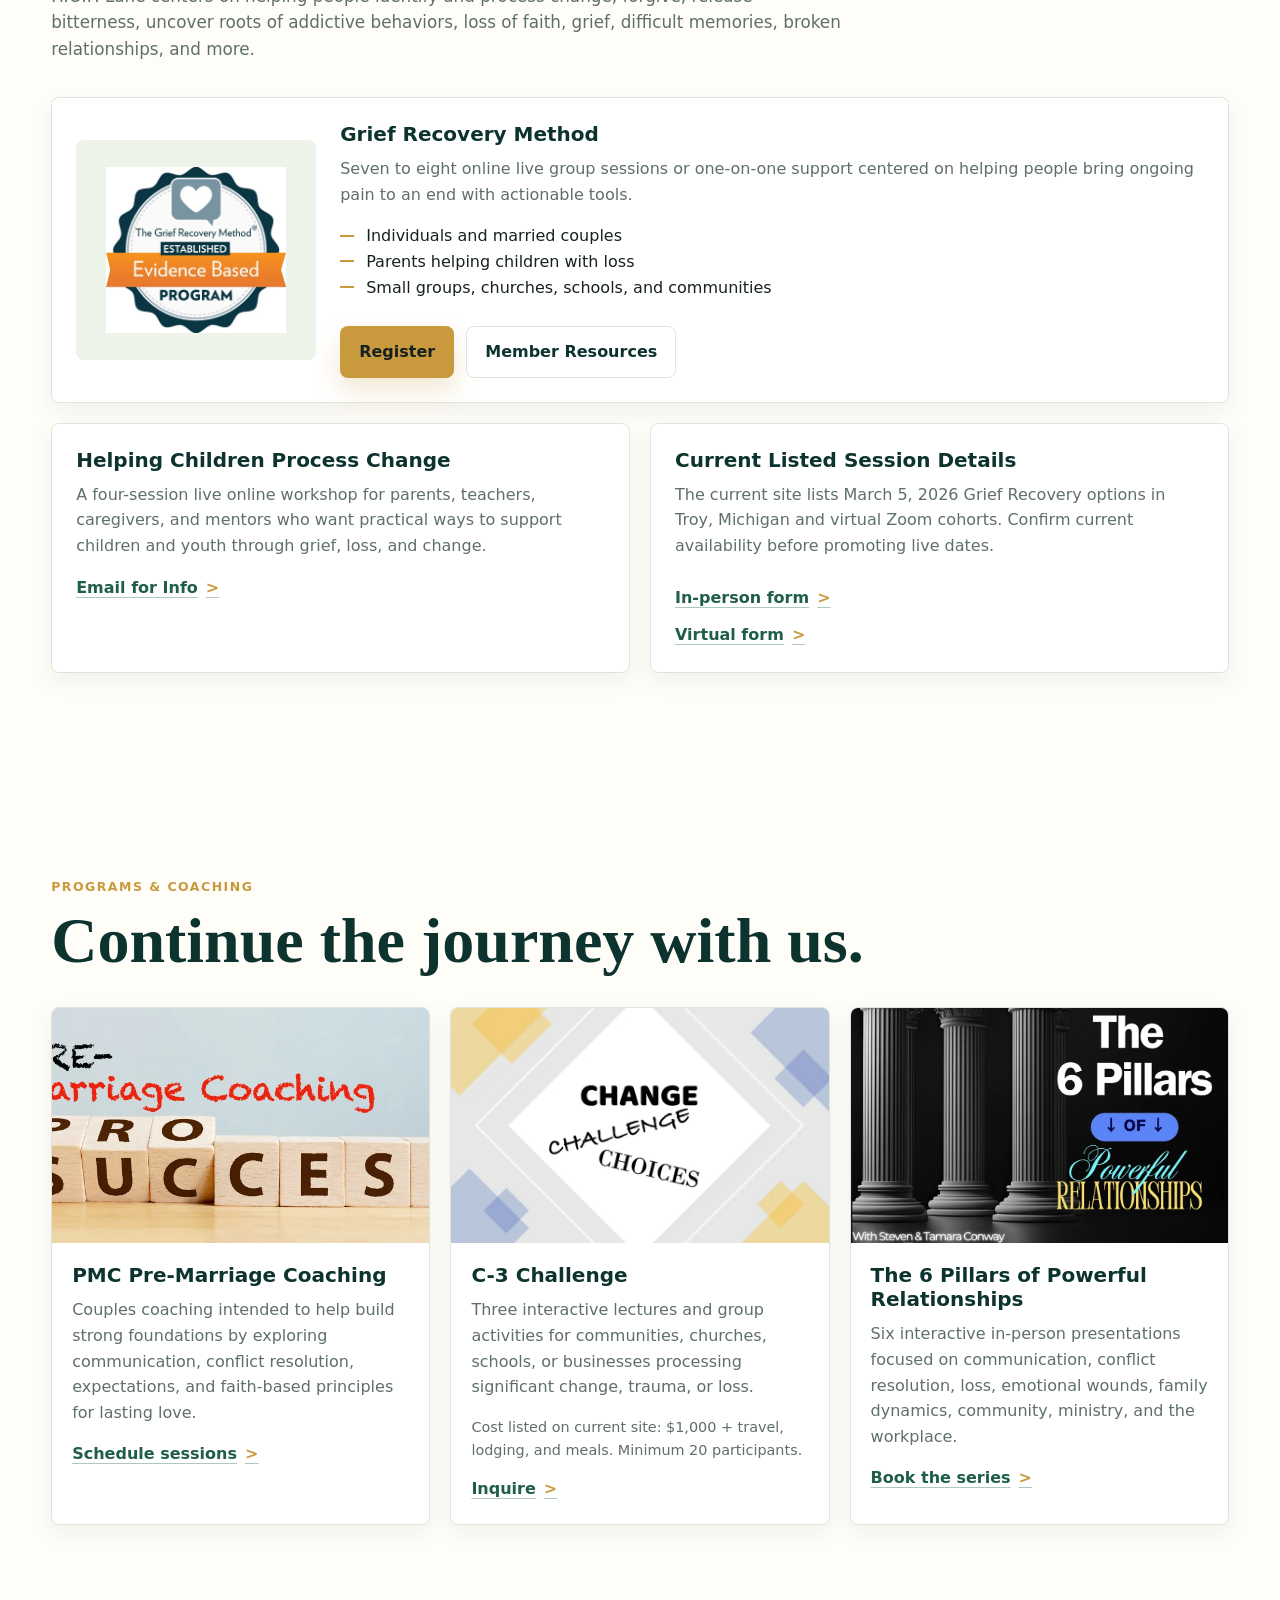
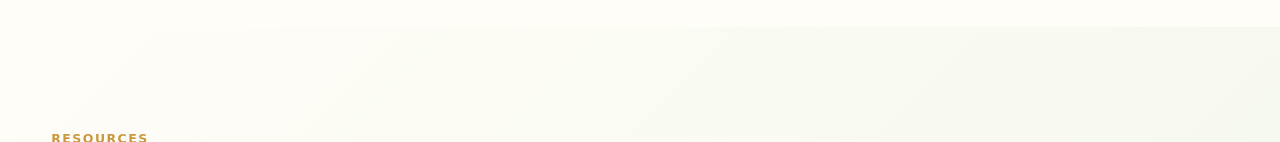
<file: aboutus/index.html>
<!doctype html><html lang="en"><head><meta charset="utf-8"><meta name="viewport" content="width=device-width, initial-scale=1"><meta http-equiv="refresh" content="0; url=/#about"><title>About Us | Stamena4Life</title></head><body><p><a href="/#about">Continue to About Us</a></p></body></html>
</file>
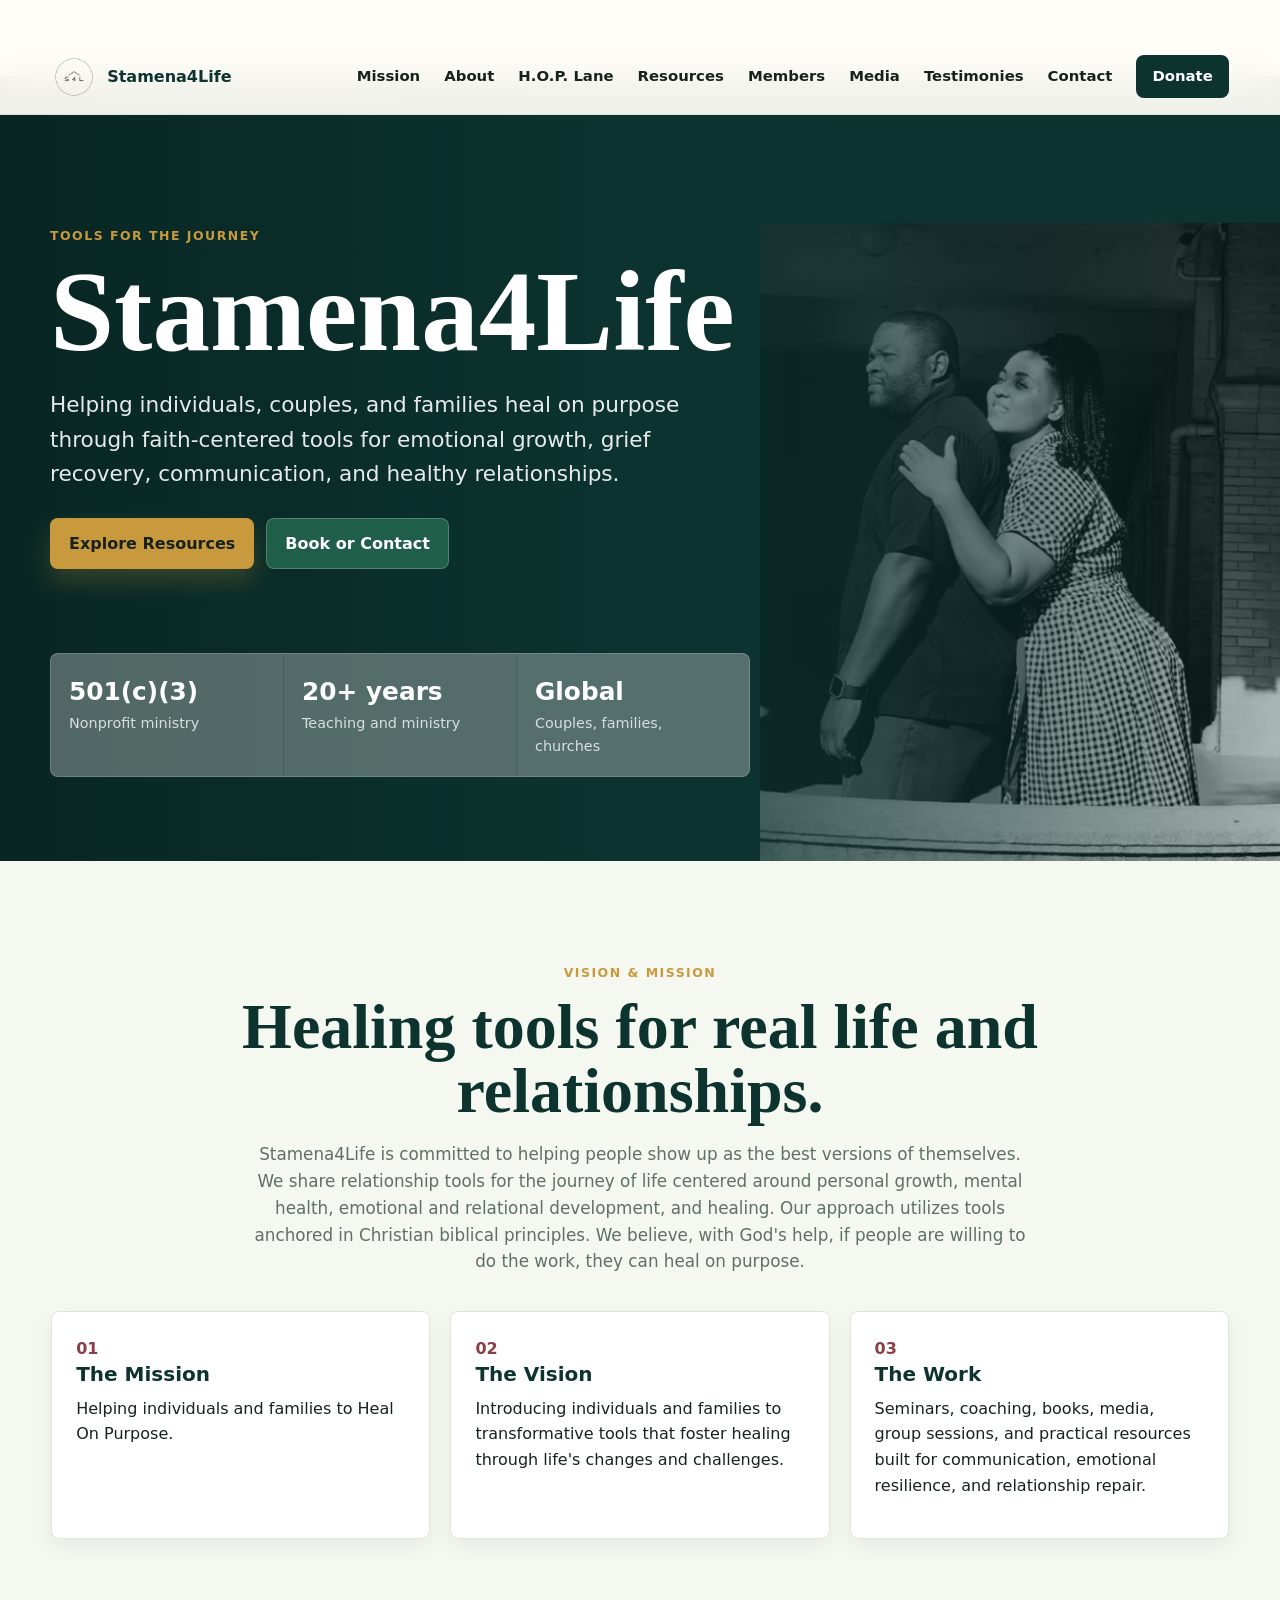
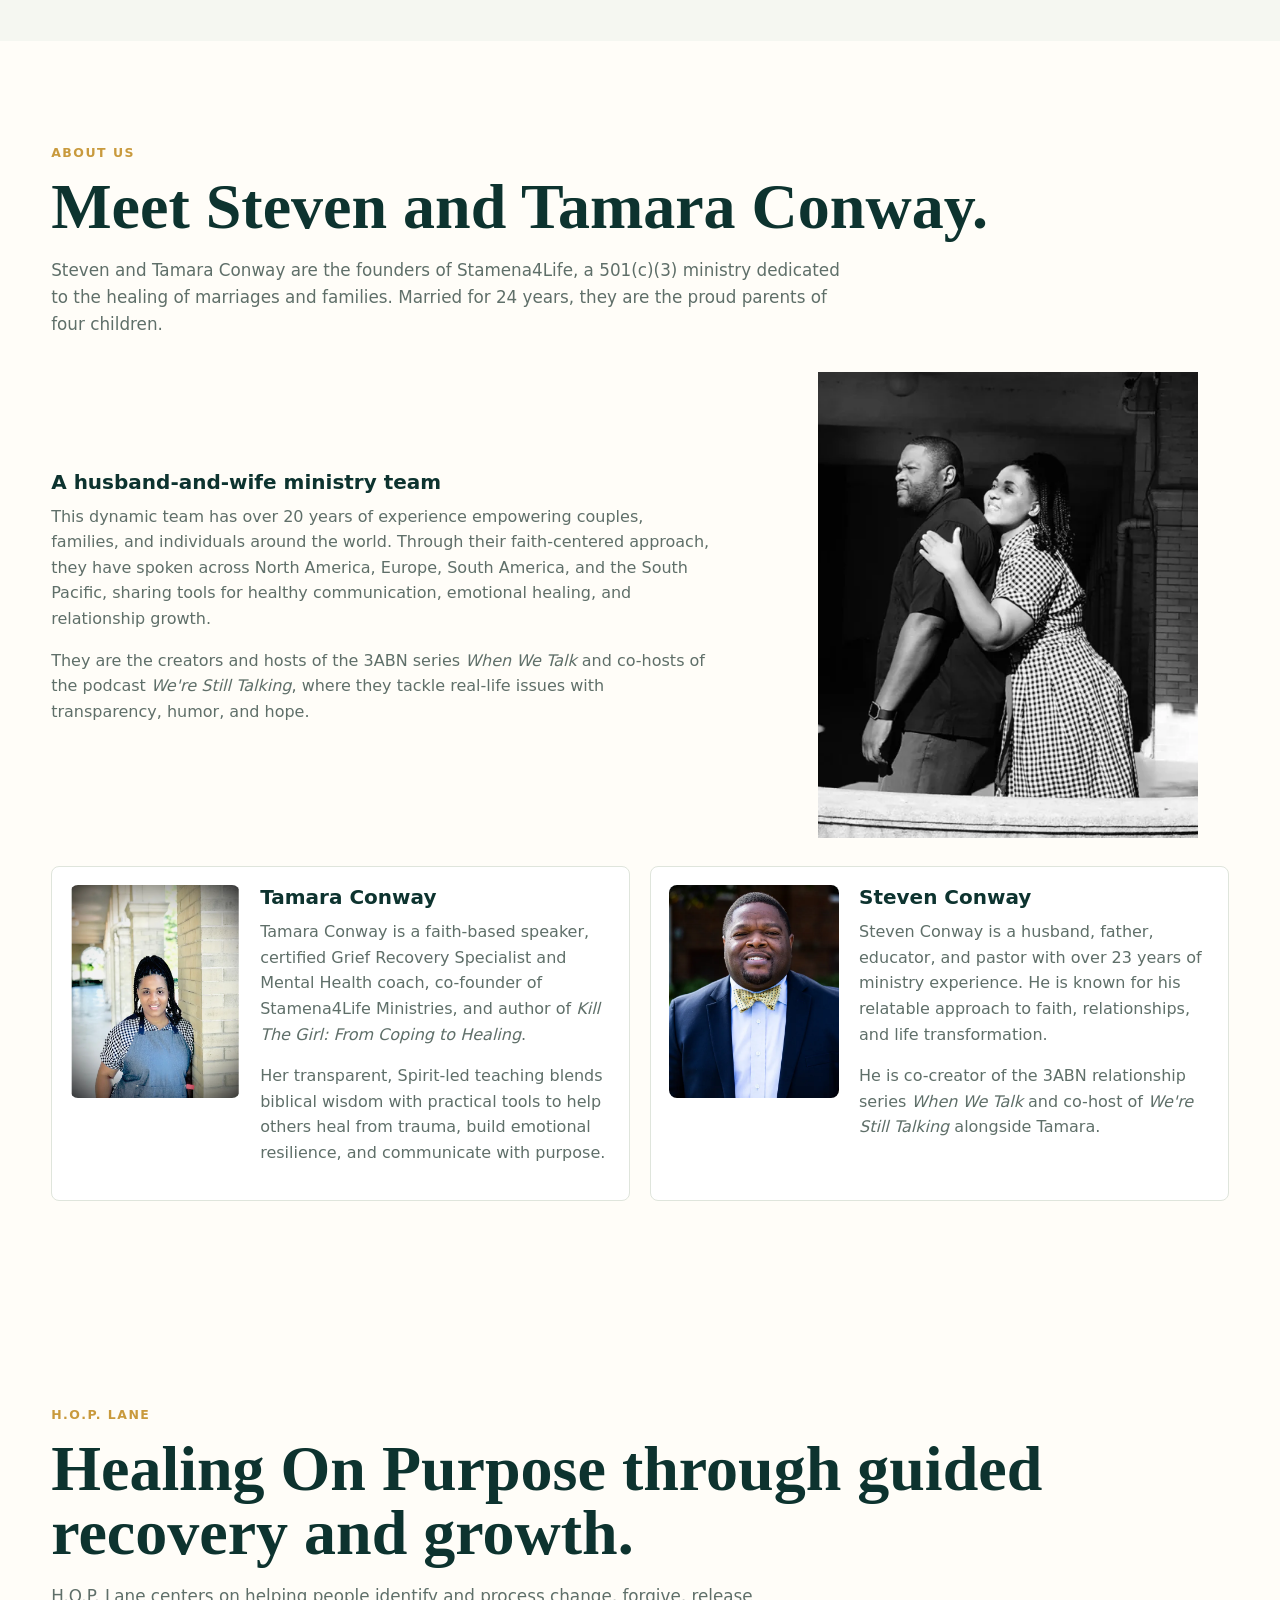
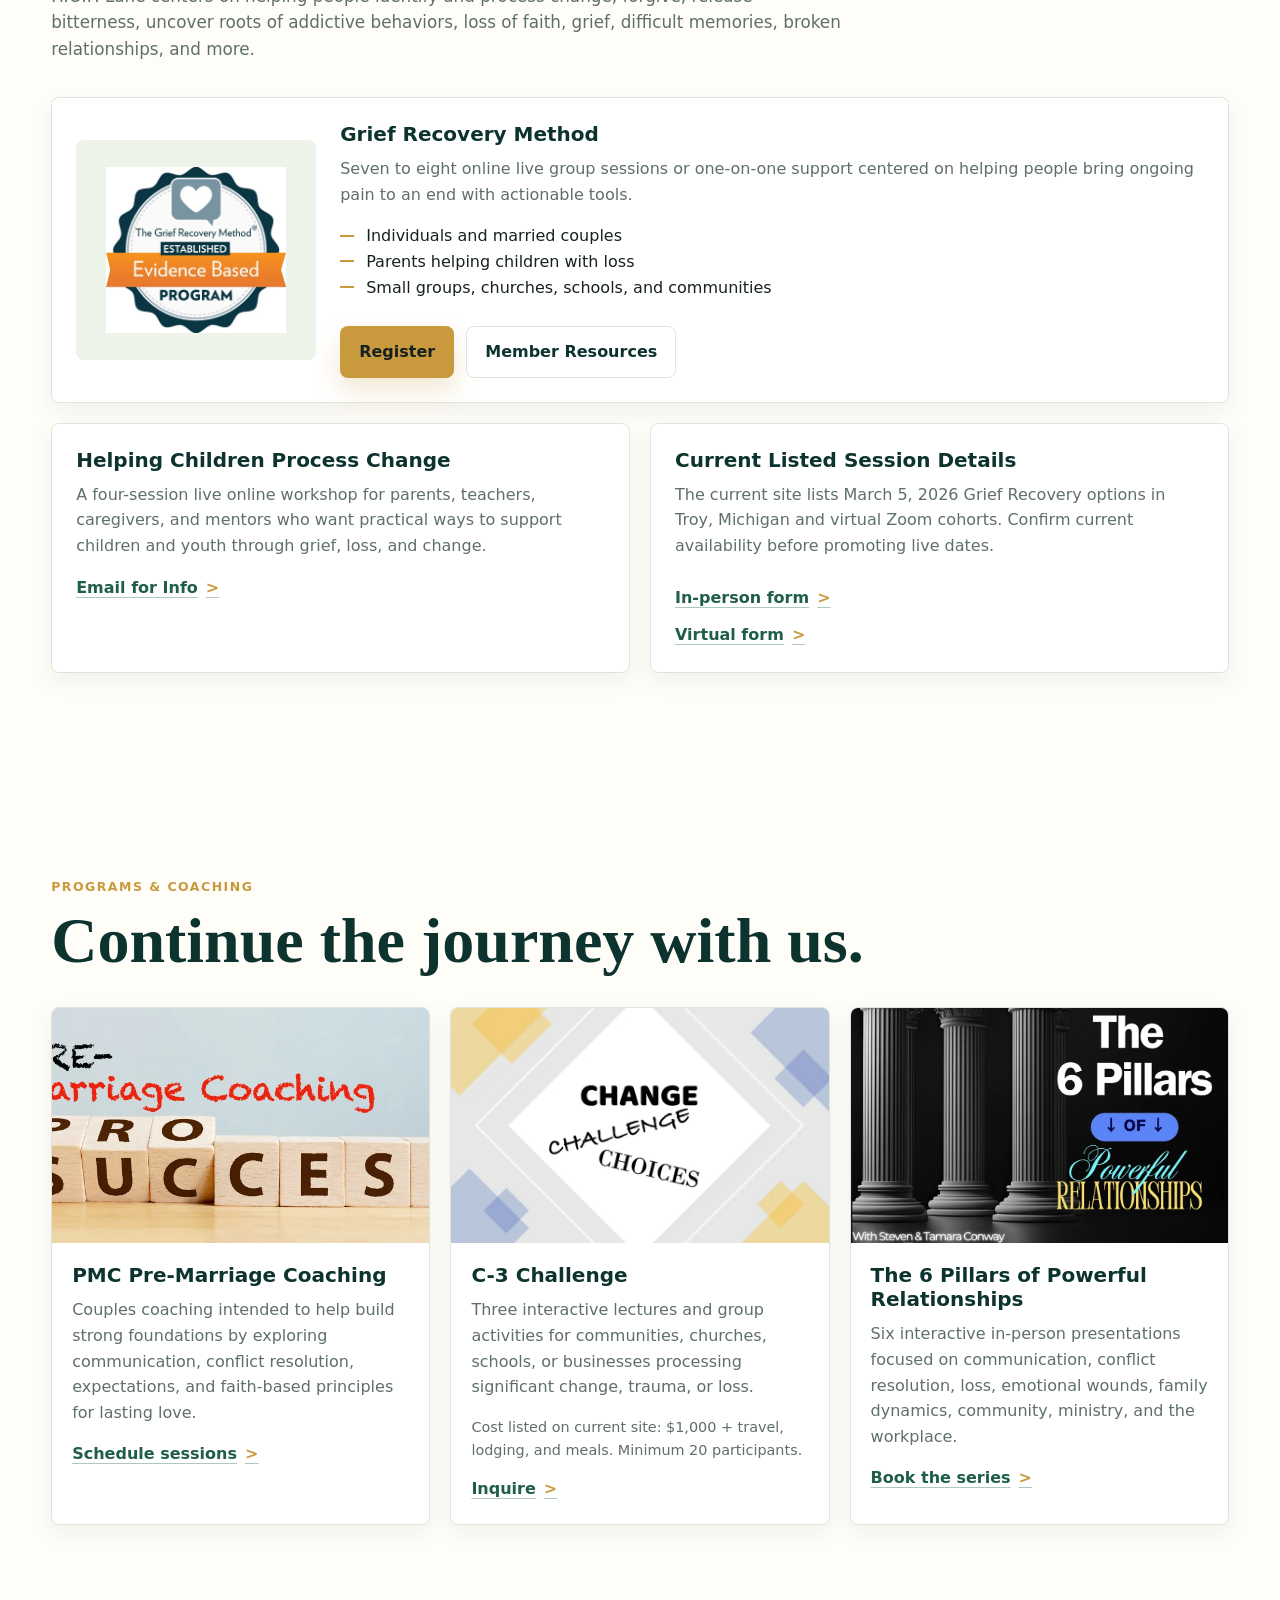
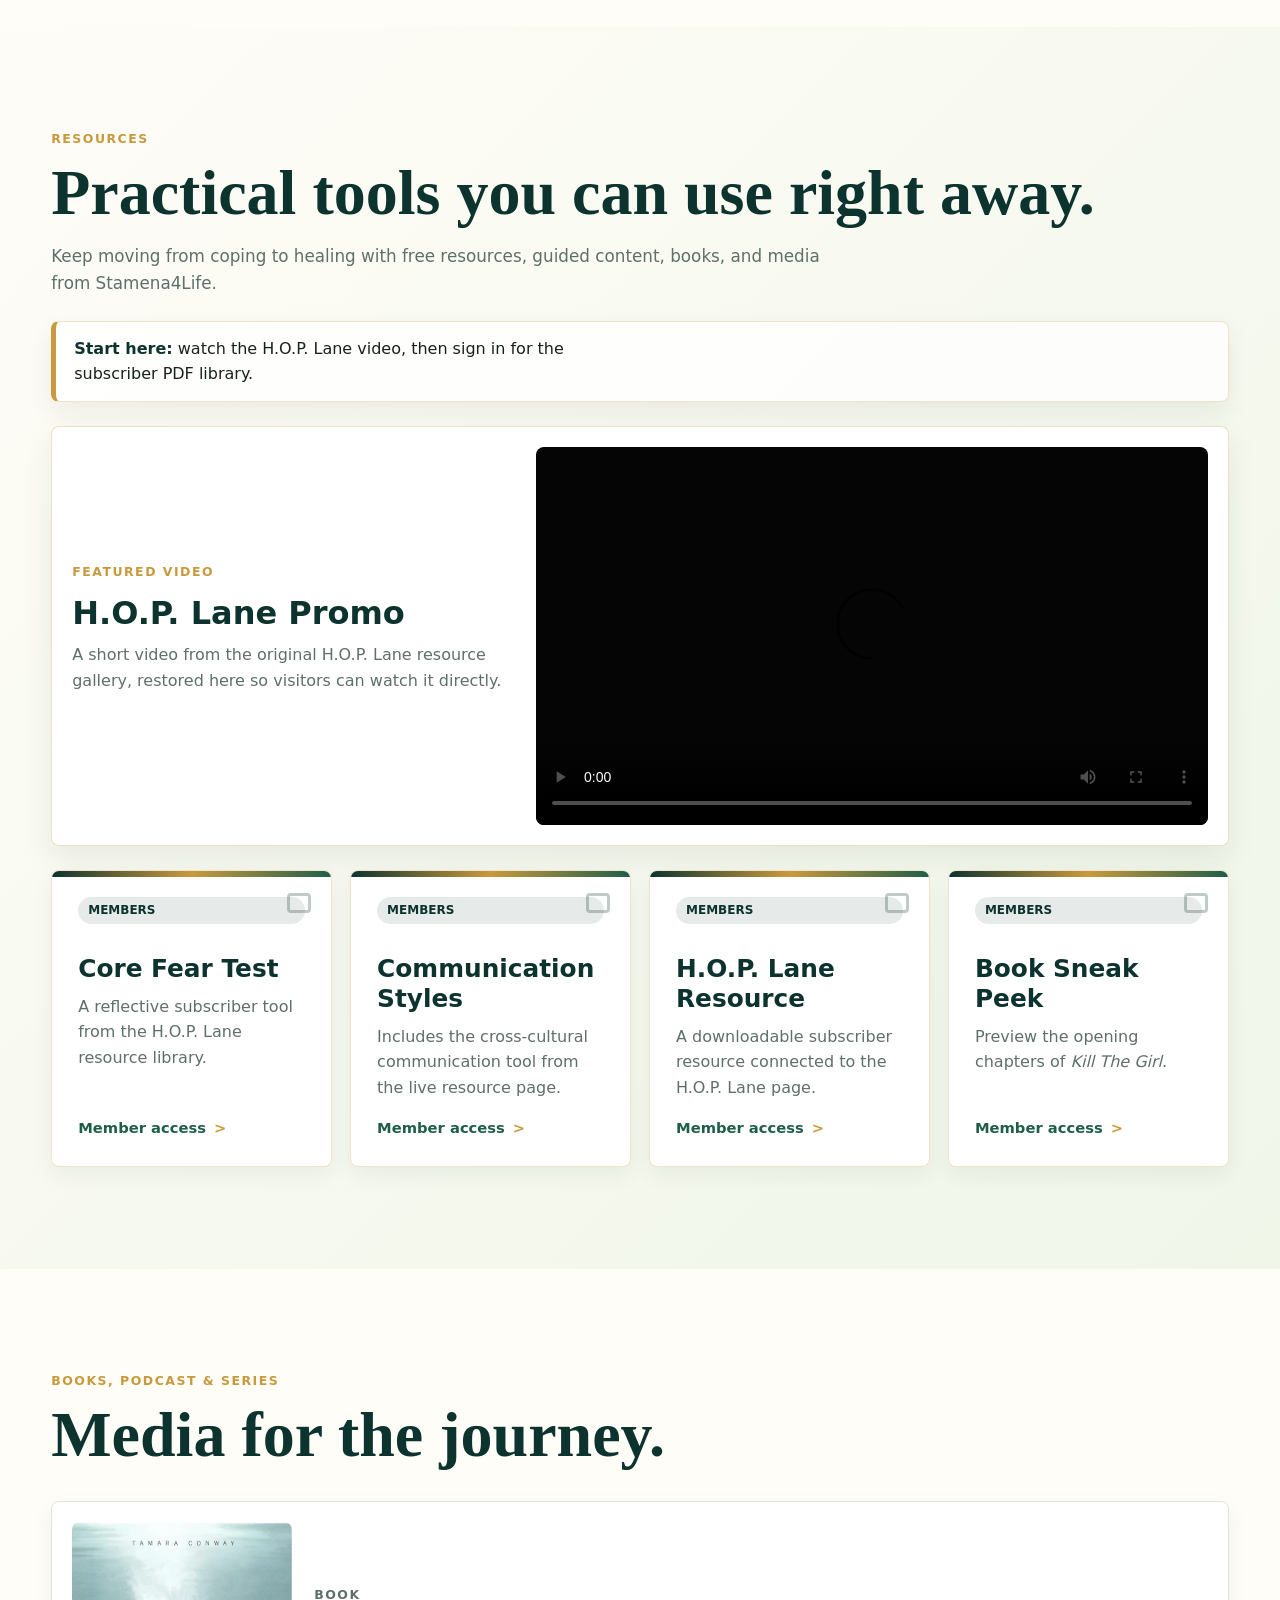
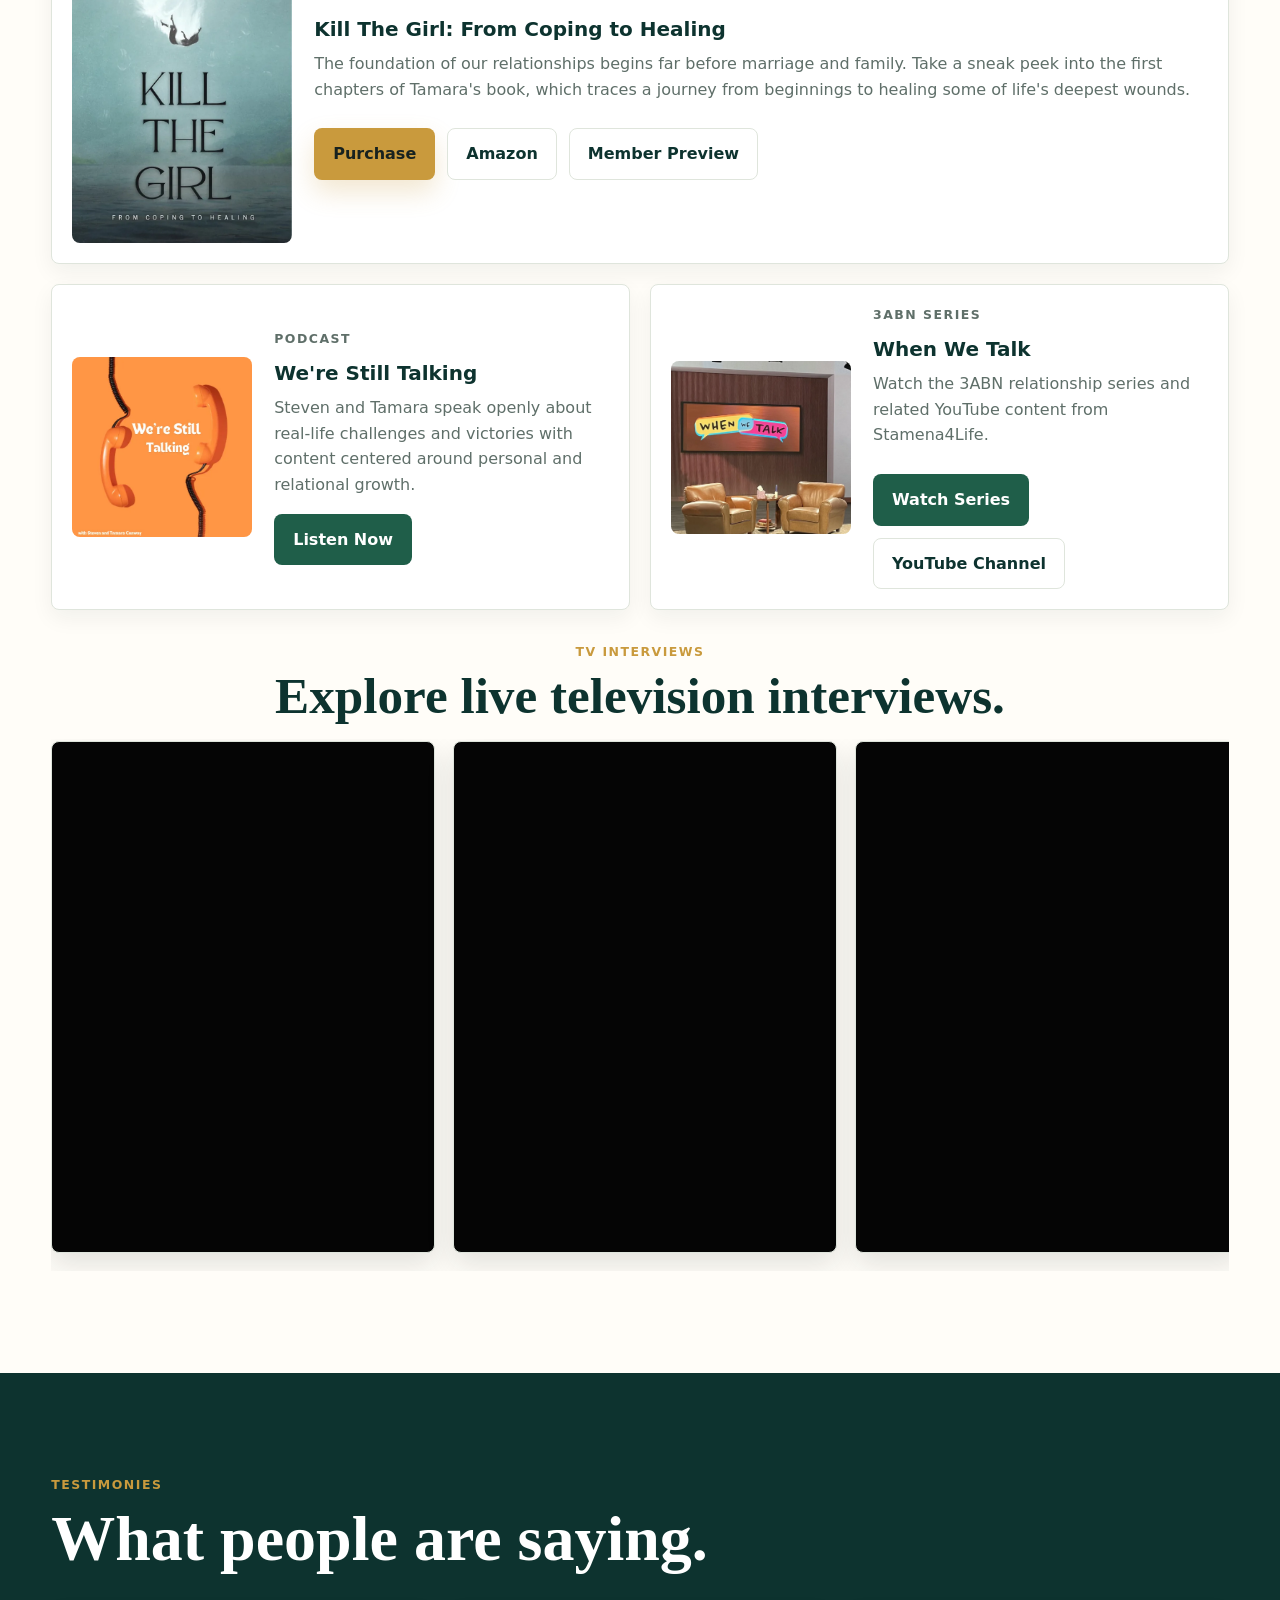
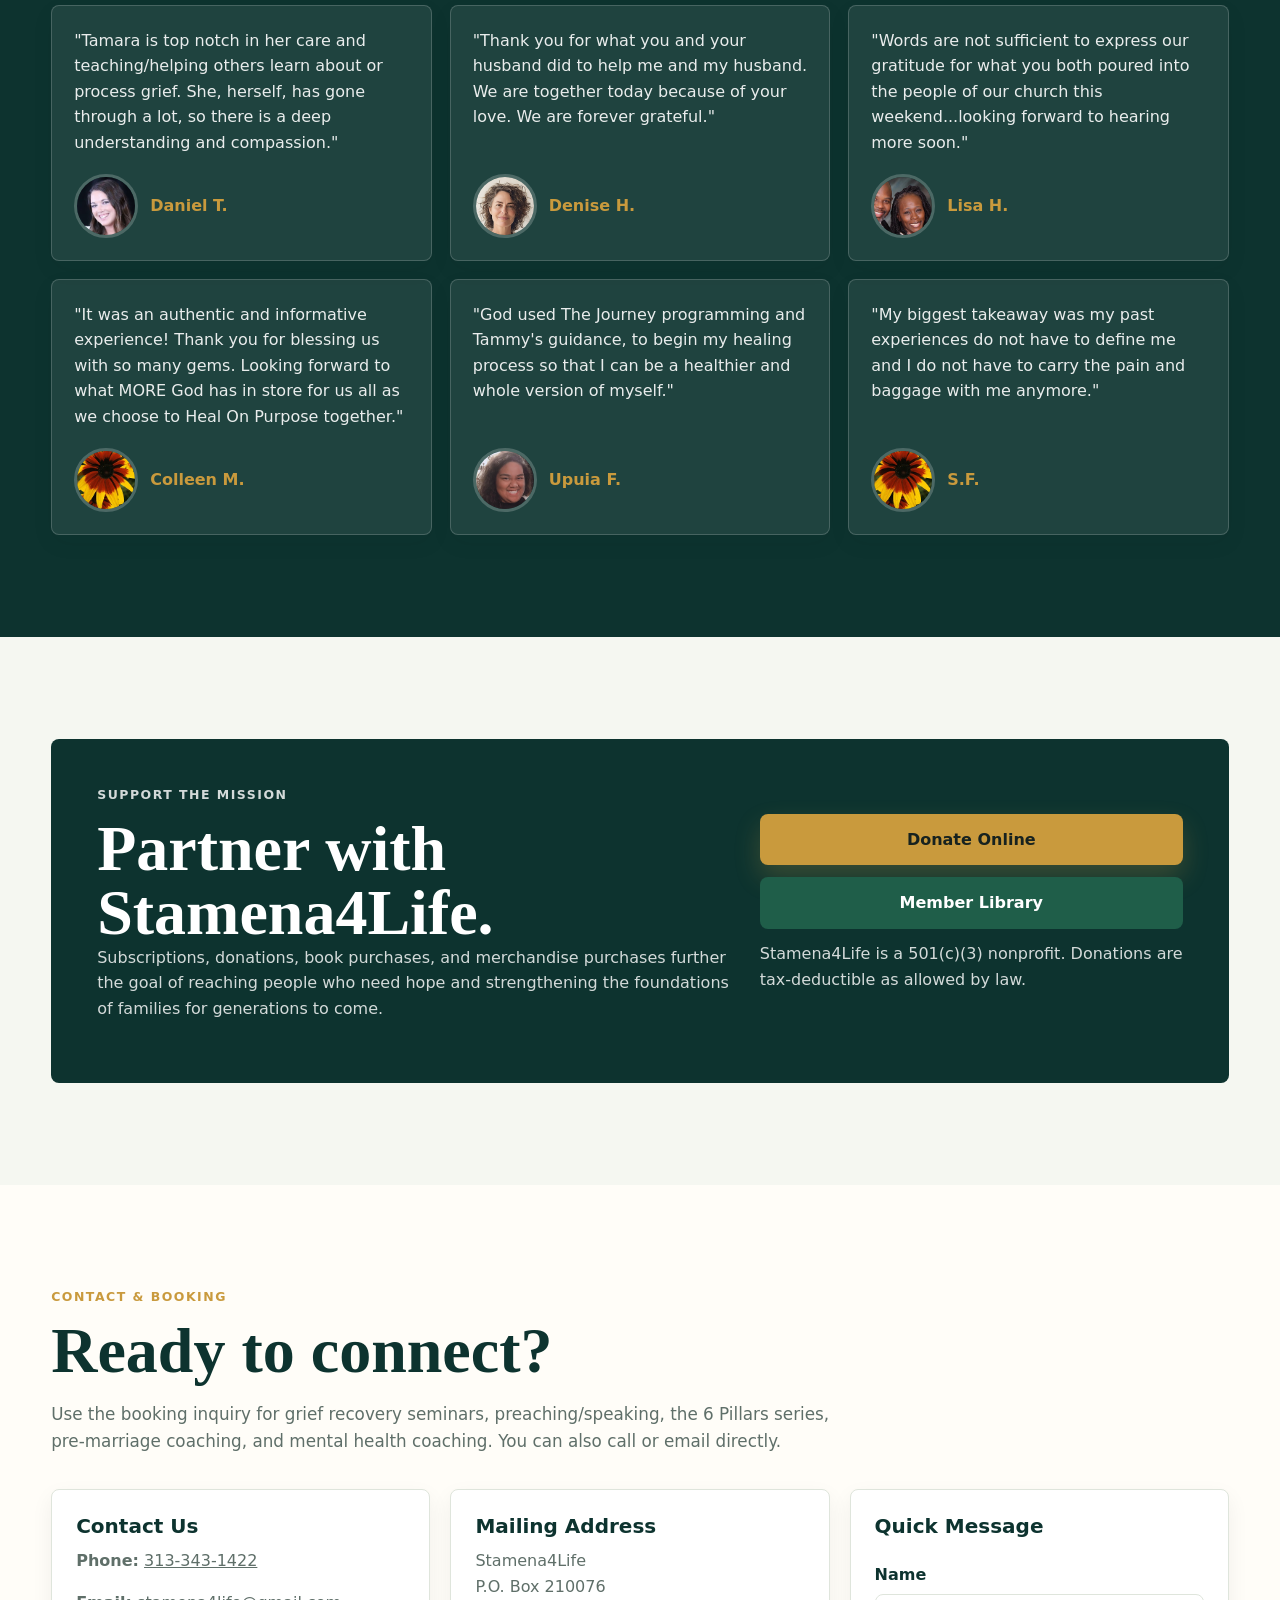
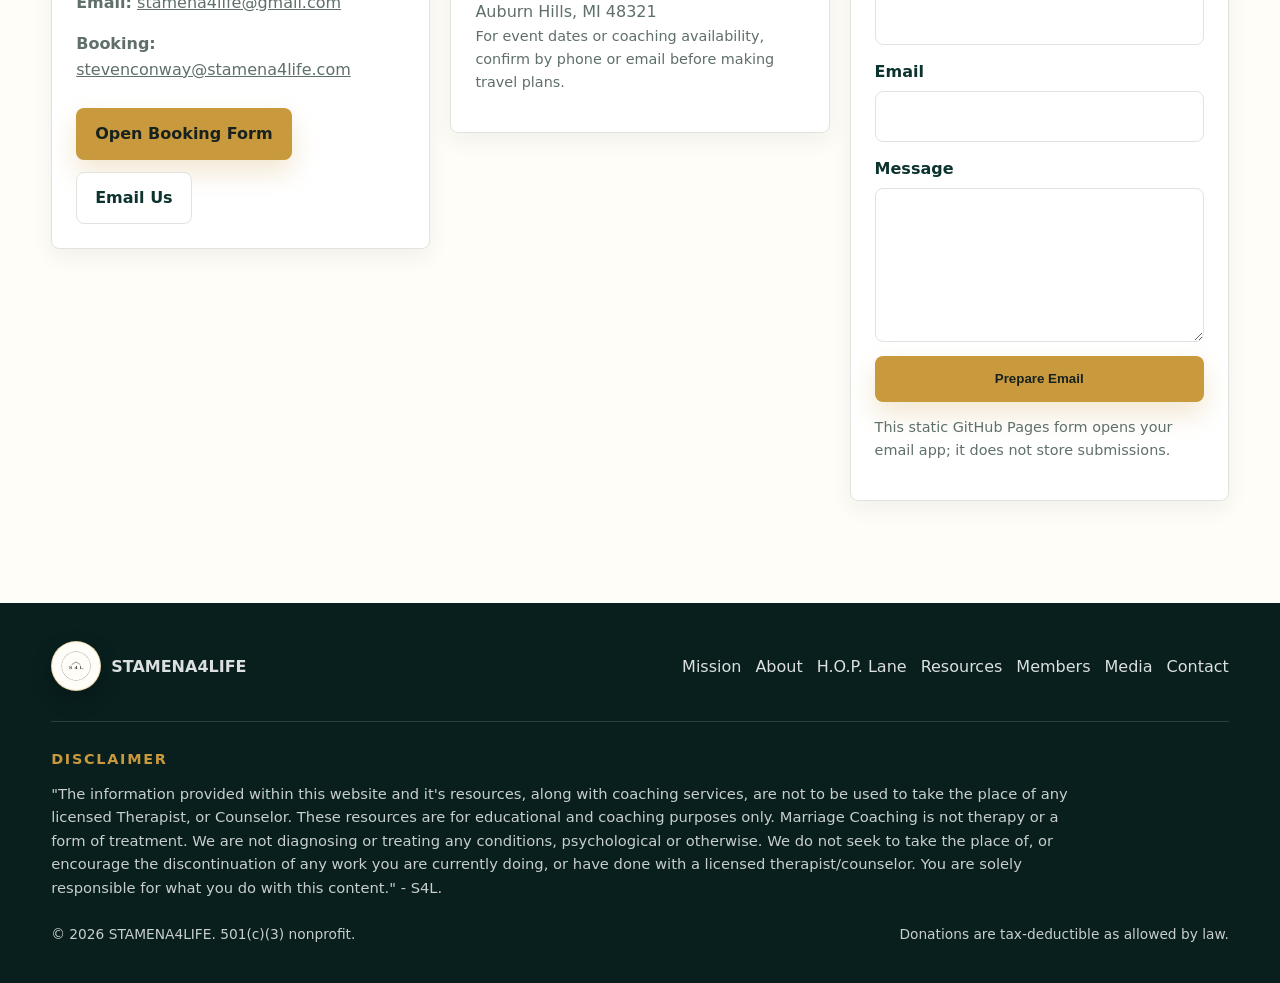
<file: booking/index.html>
<!doctype html><html lang="en"><head><meta charset="utf-8"><meta name="viewport" content="width=device-width, initial-scale=1"><meta http-equiv="refresh" content="0; url=/#contact"><title>Contact | Stamena4Life</title></head><body><p><a href="/#contact">Continue to Contact</a></p></body></html>
</file>
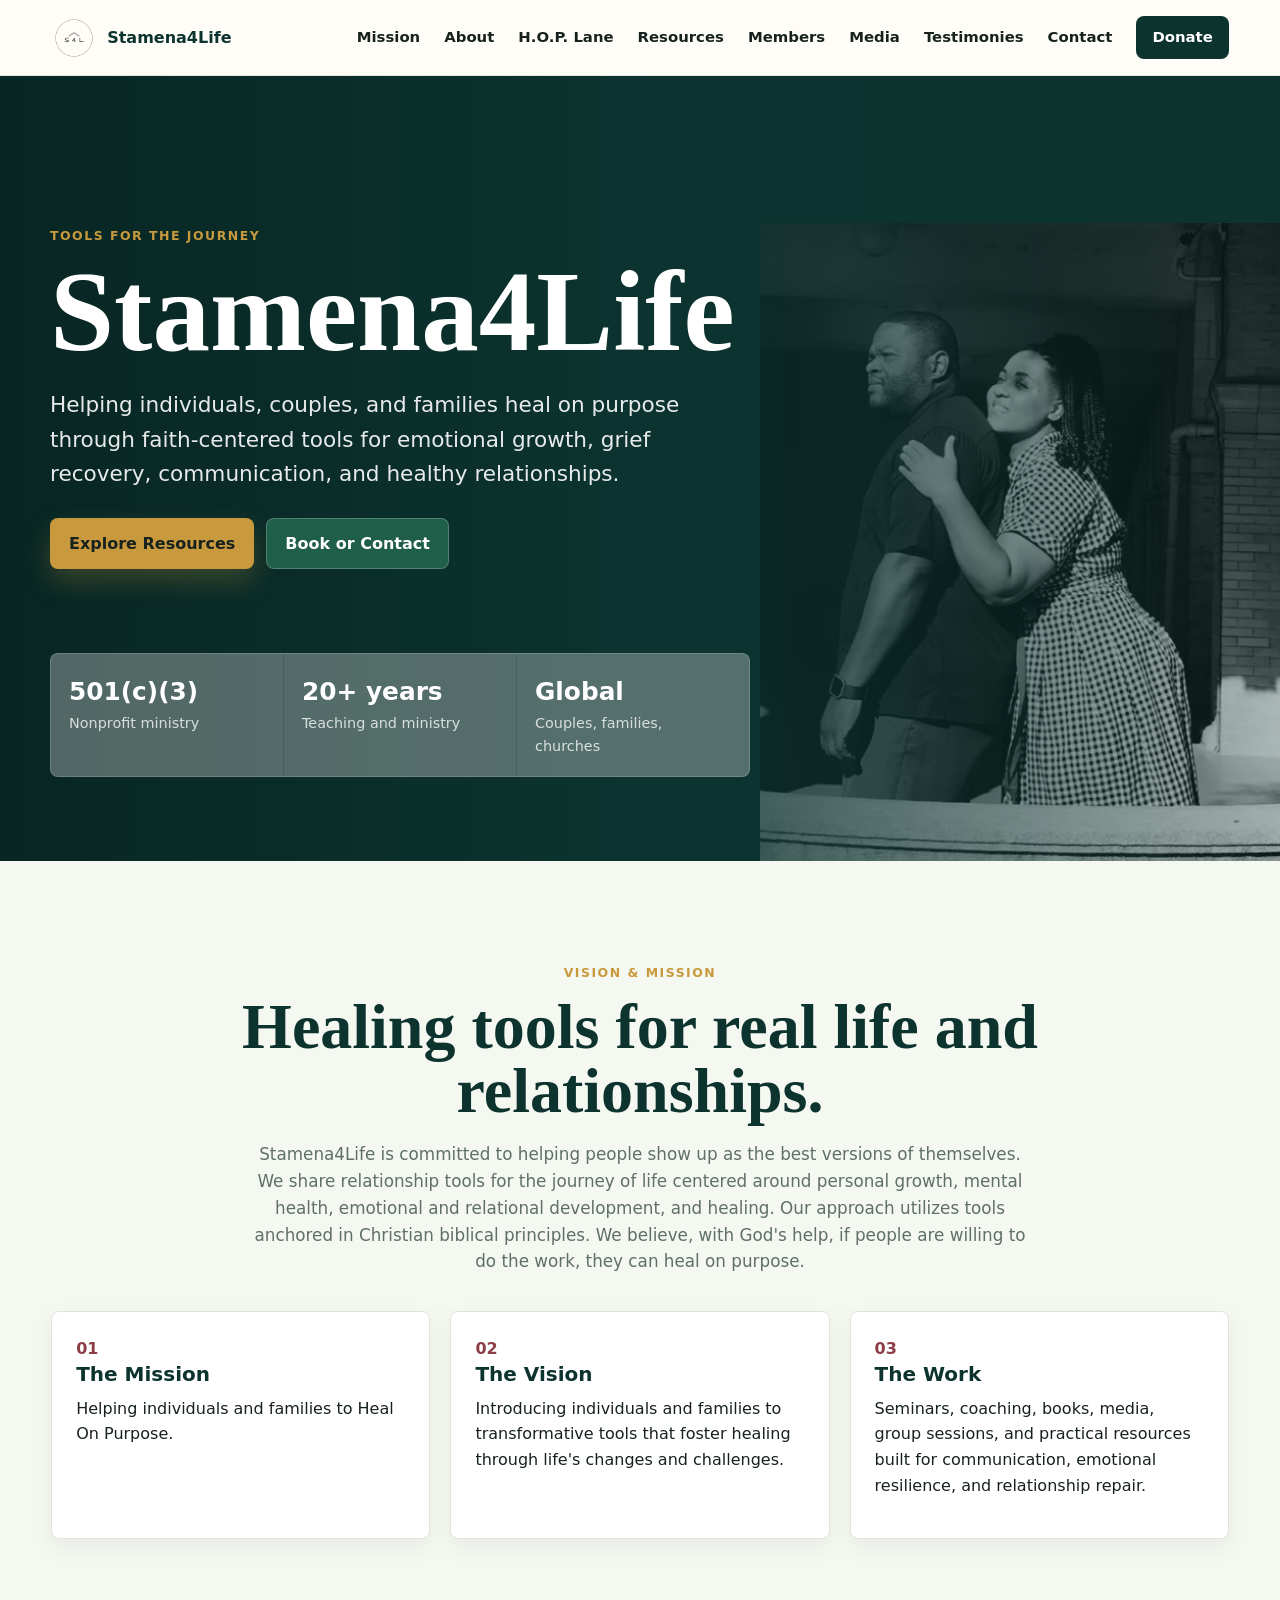
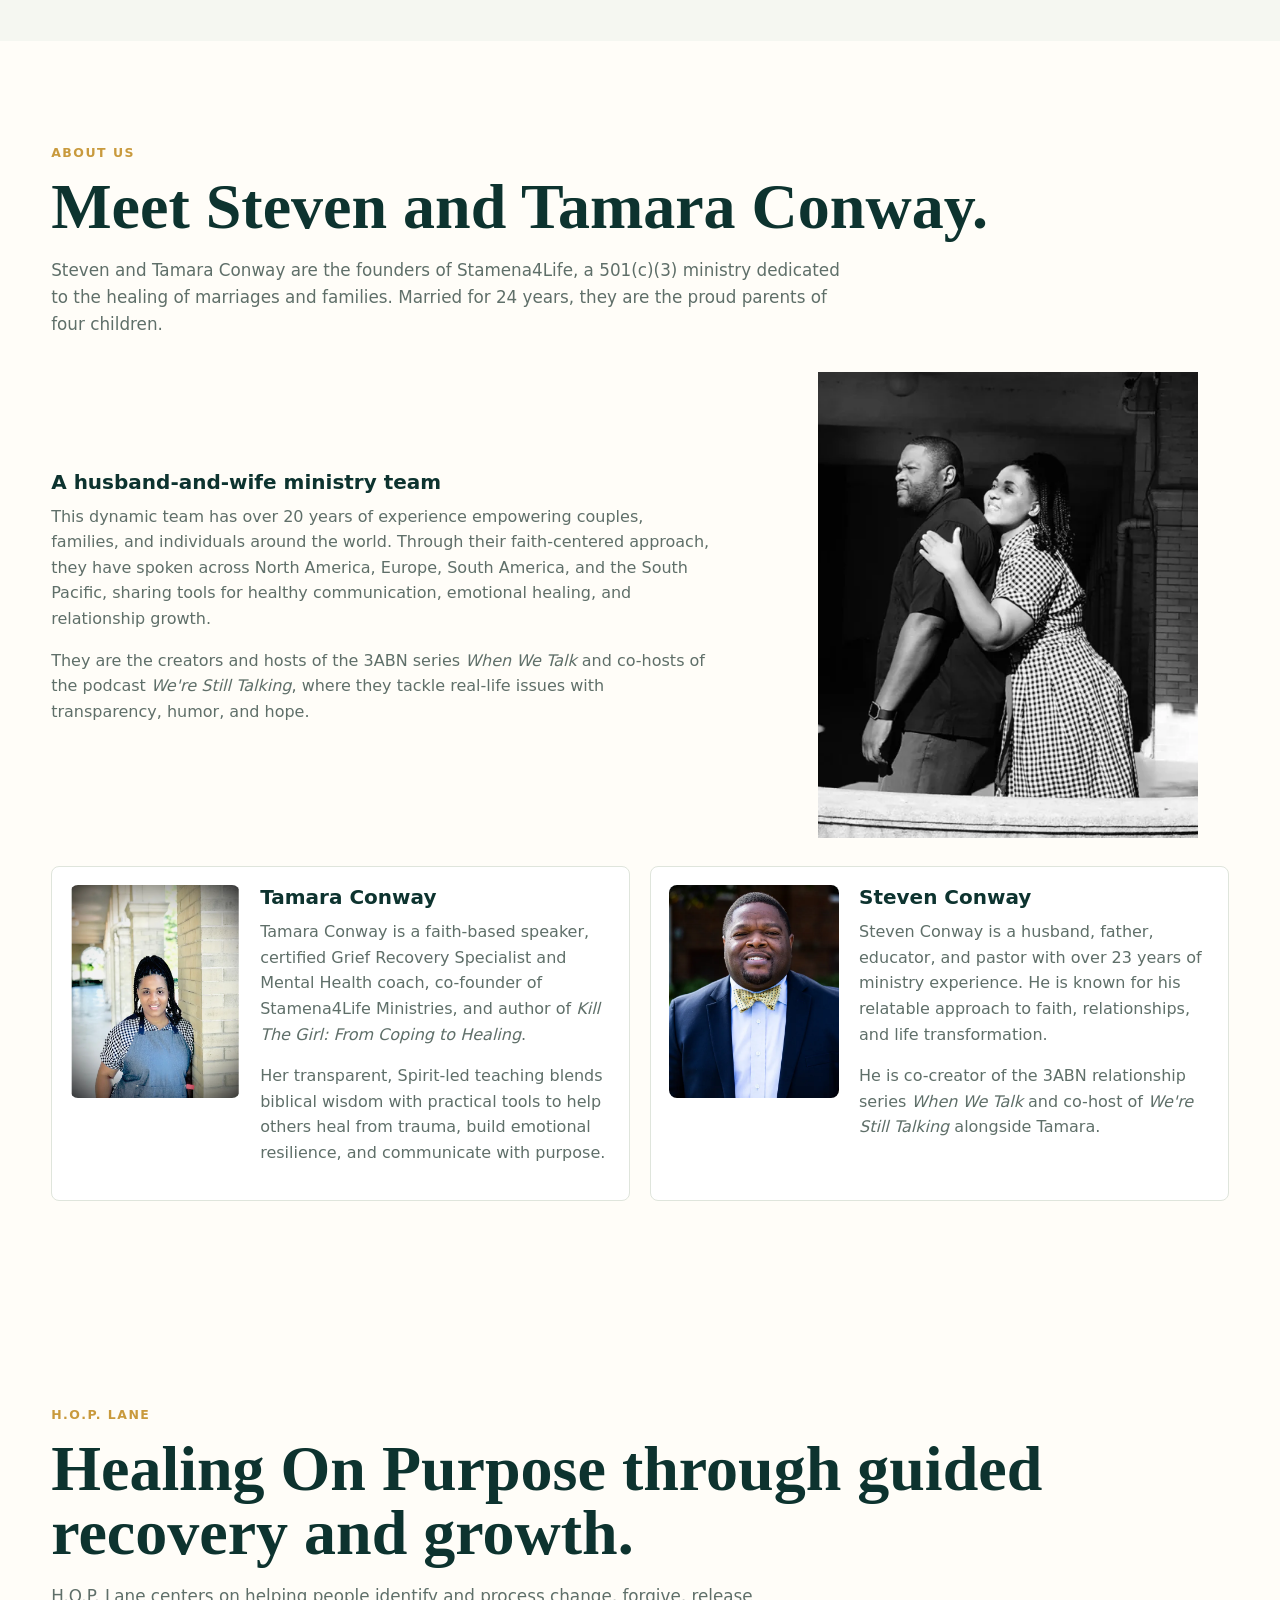
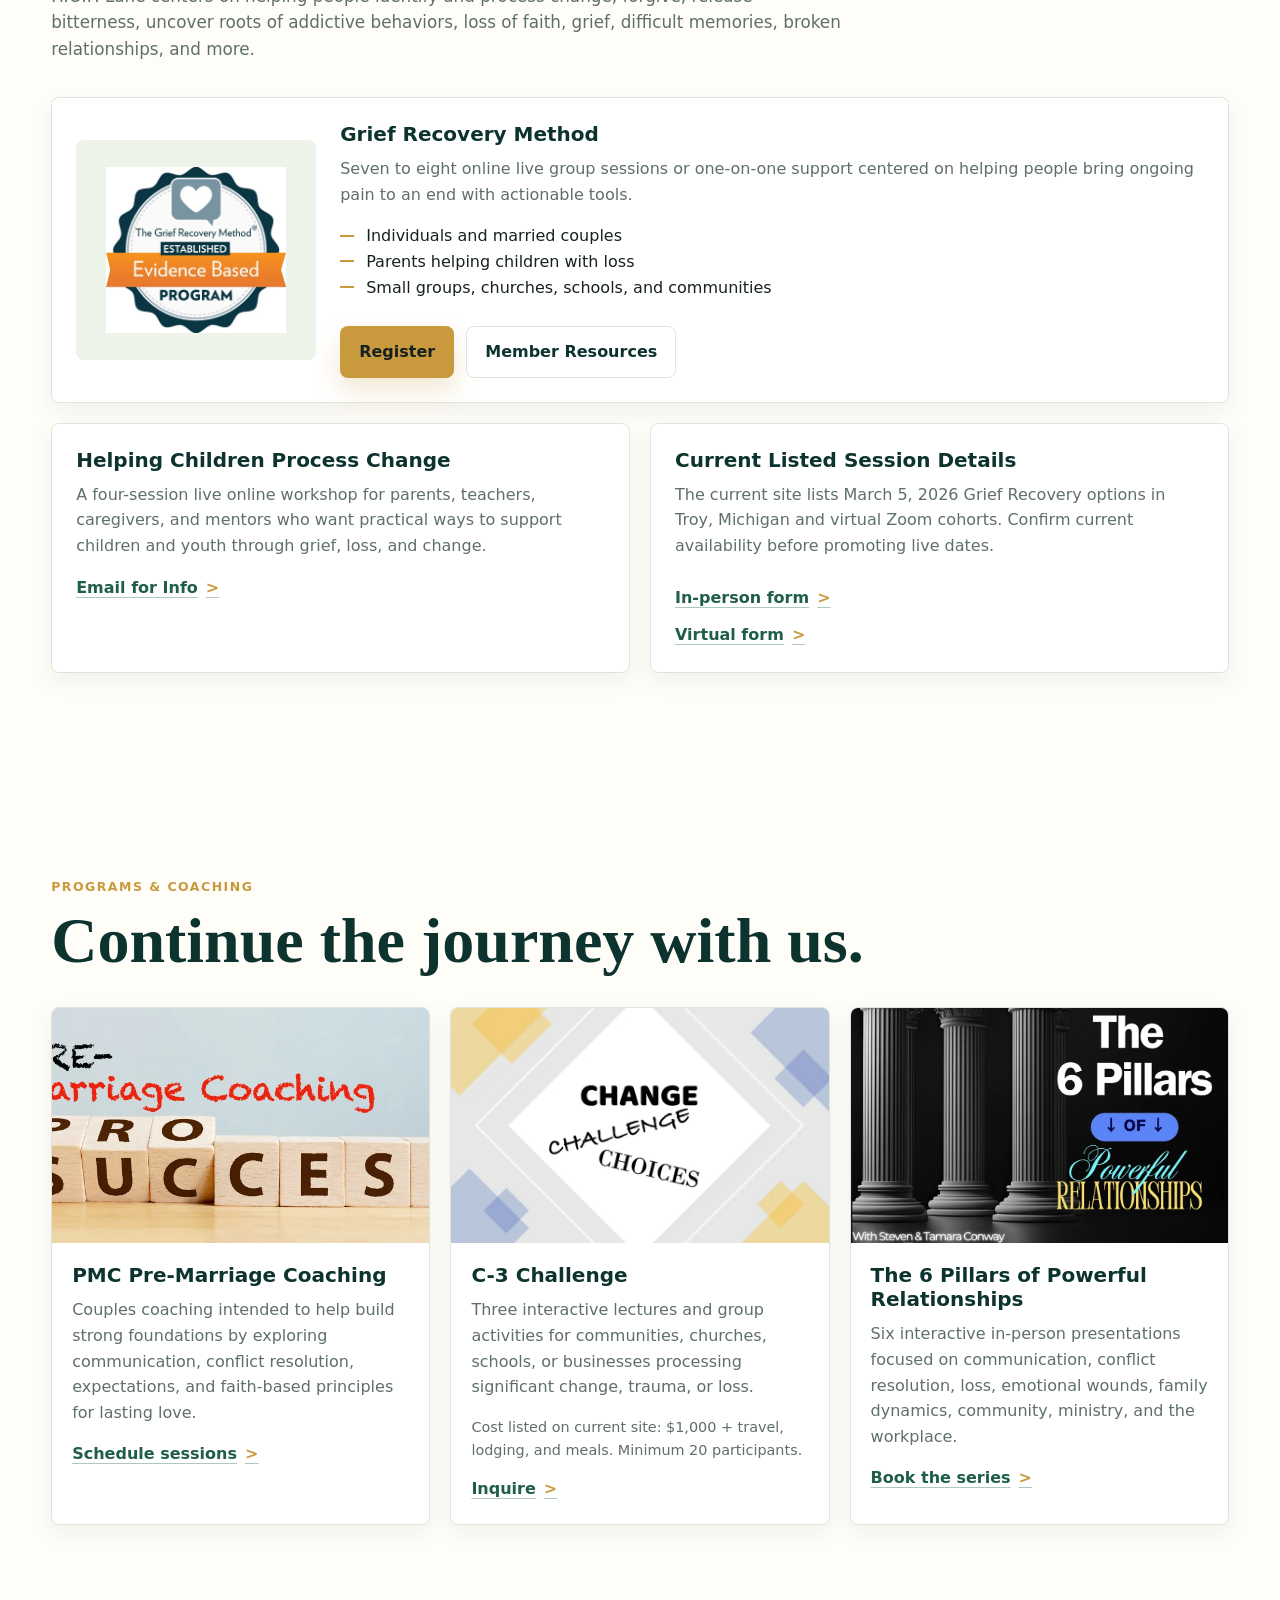
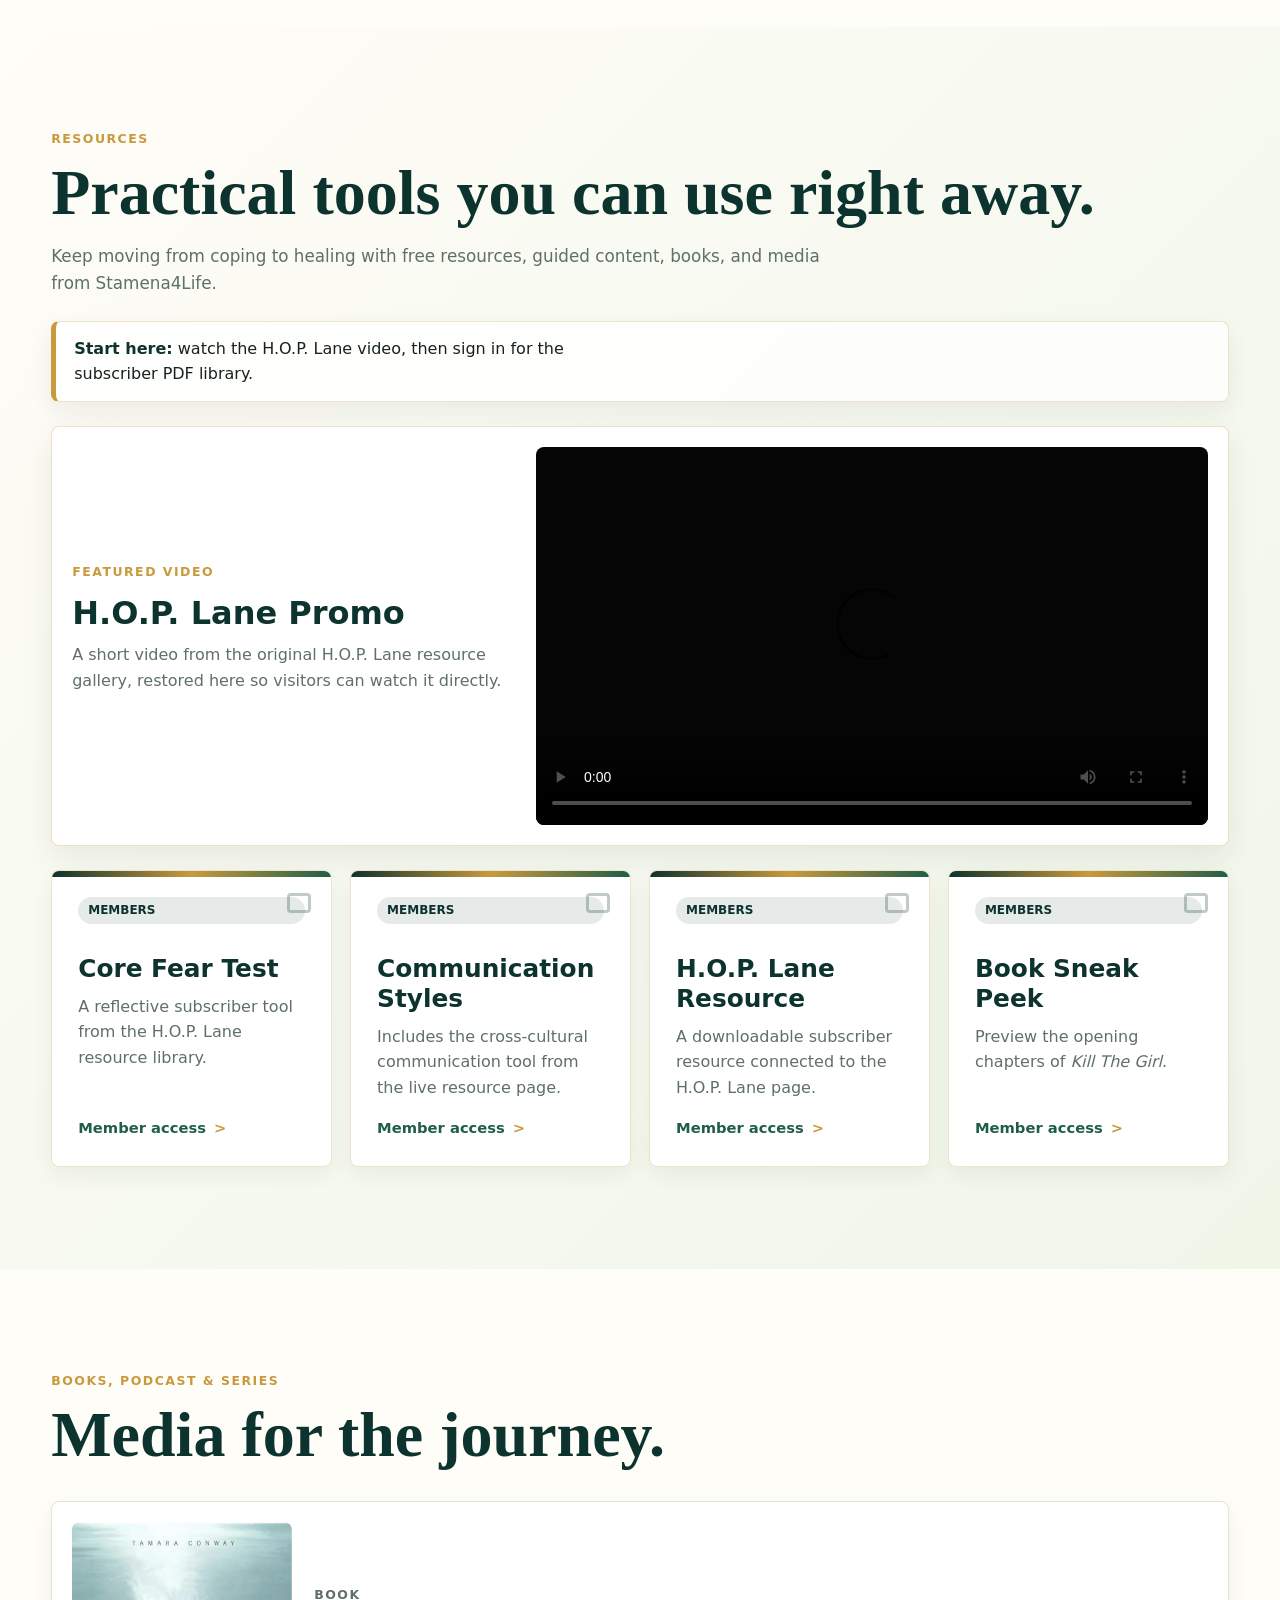
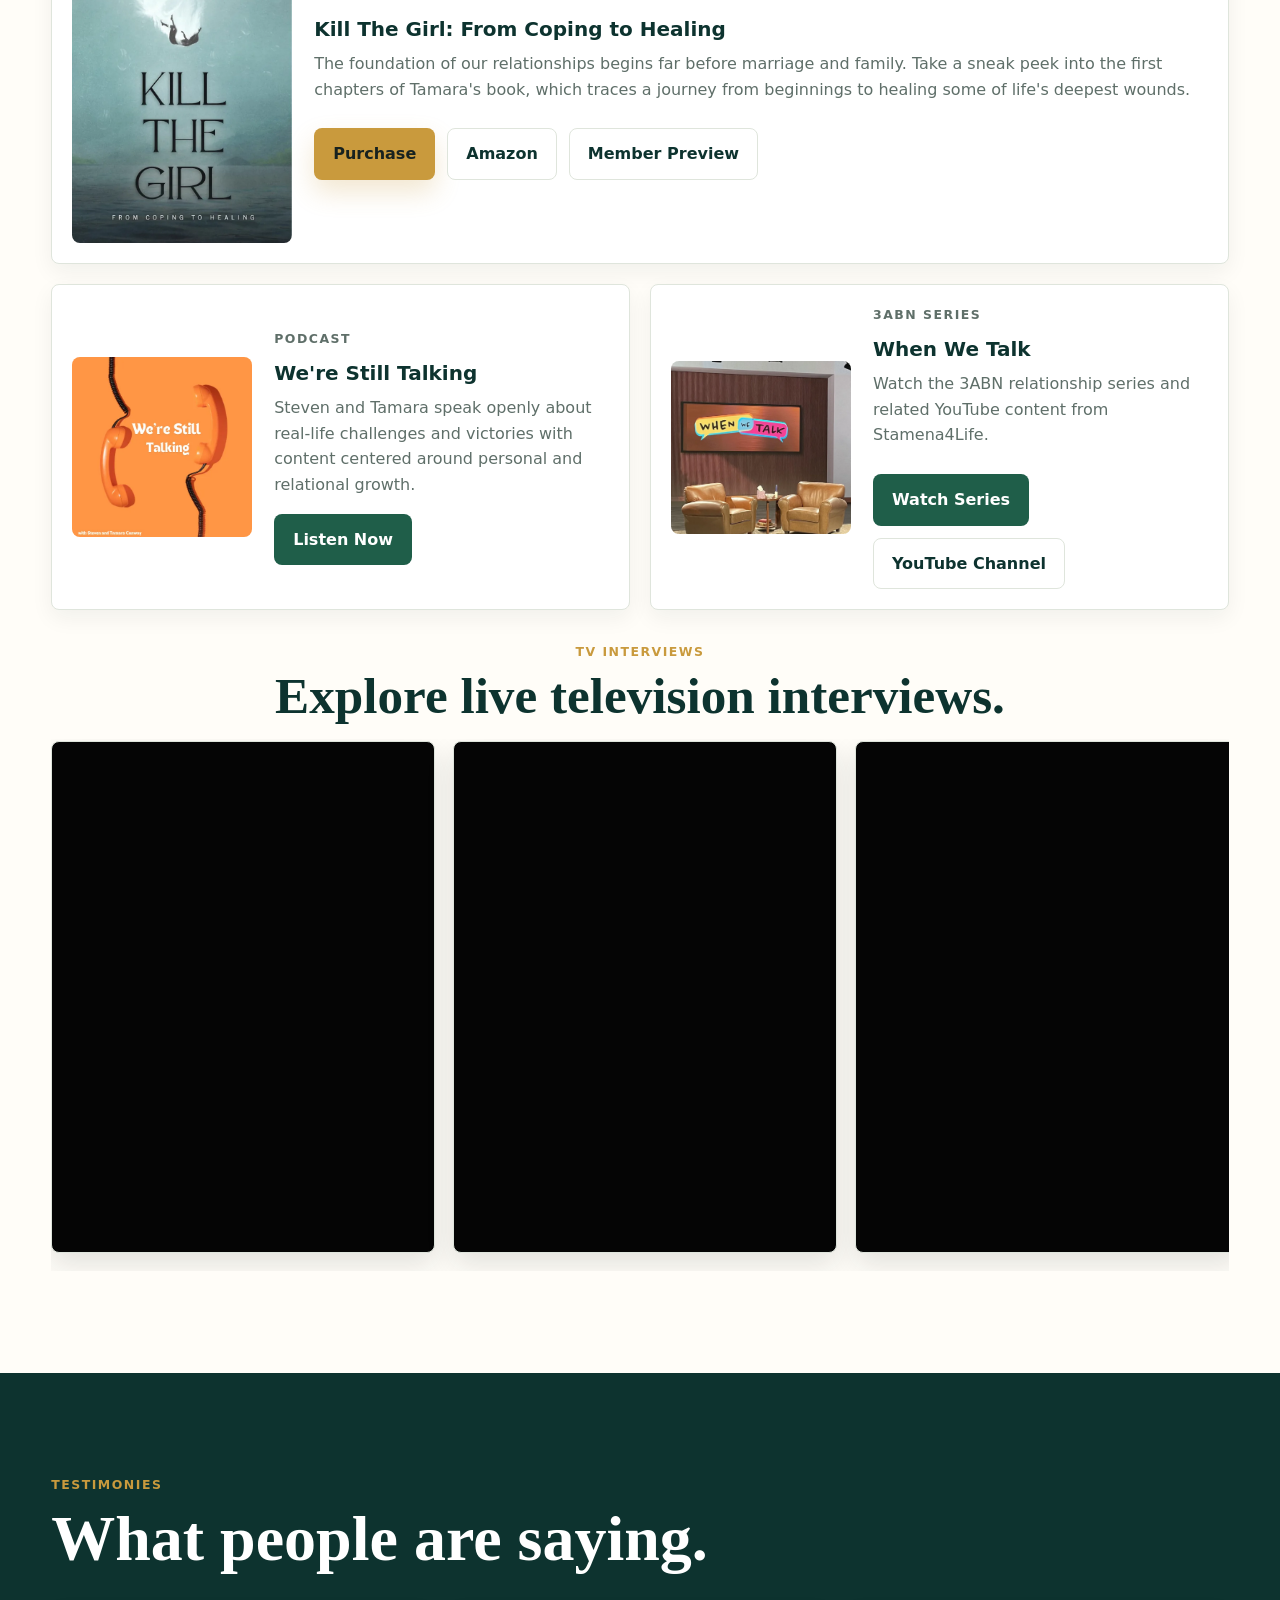
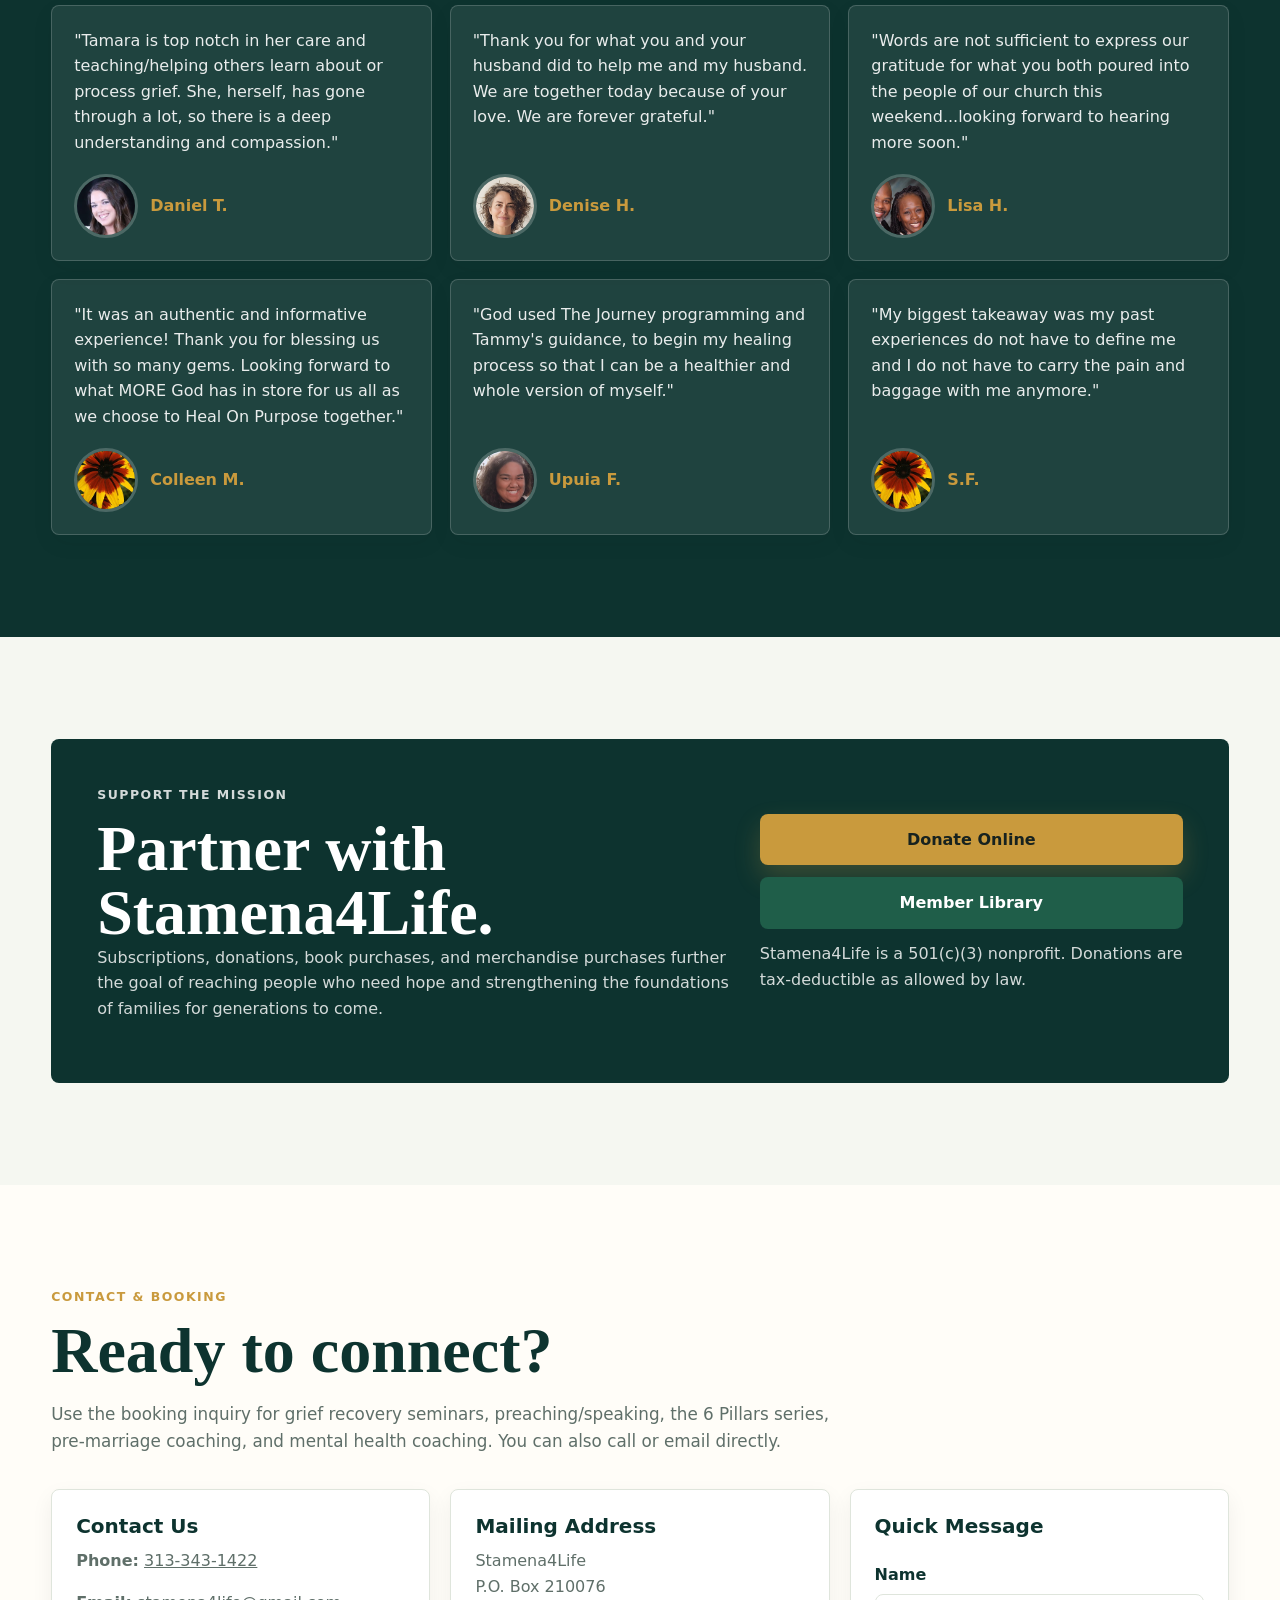
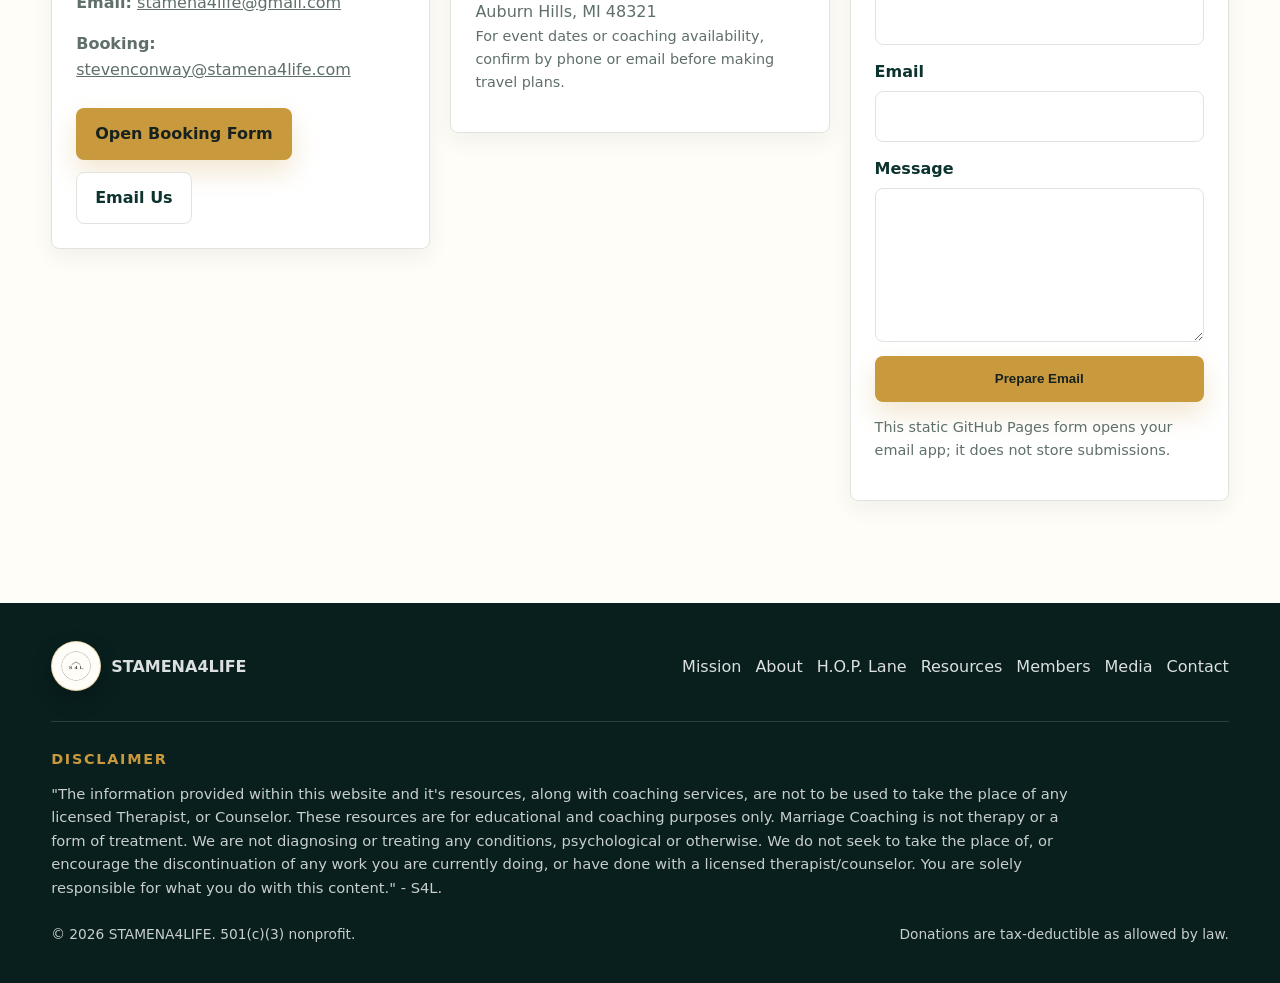
<file: donate/index.html>
<!doctype html><html lang="en"><head><meta charset="utf-8"><meta name="viewport" content="width=device-width, initial-scale=1"><meta http-equiv="refresh" content="0; url=/#support"><title>Donate | Stamena4Life</title></head><body><p><a href="/#support">Continue to Support</a></p></body></html>
</file>
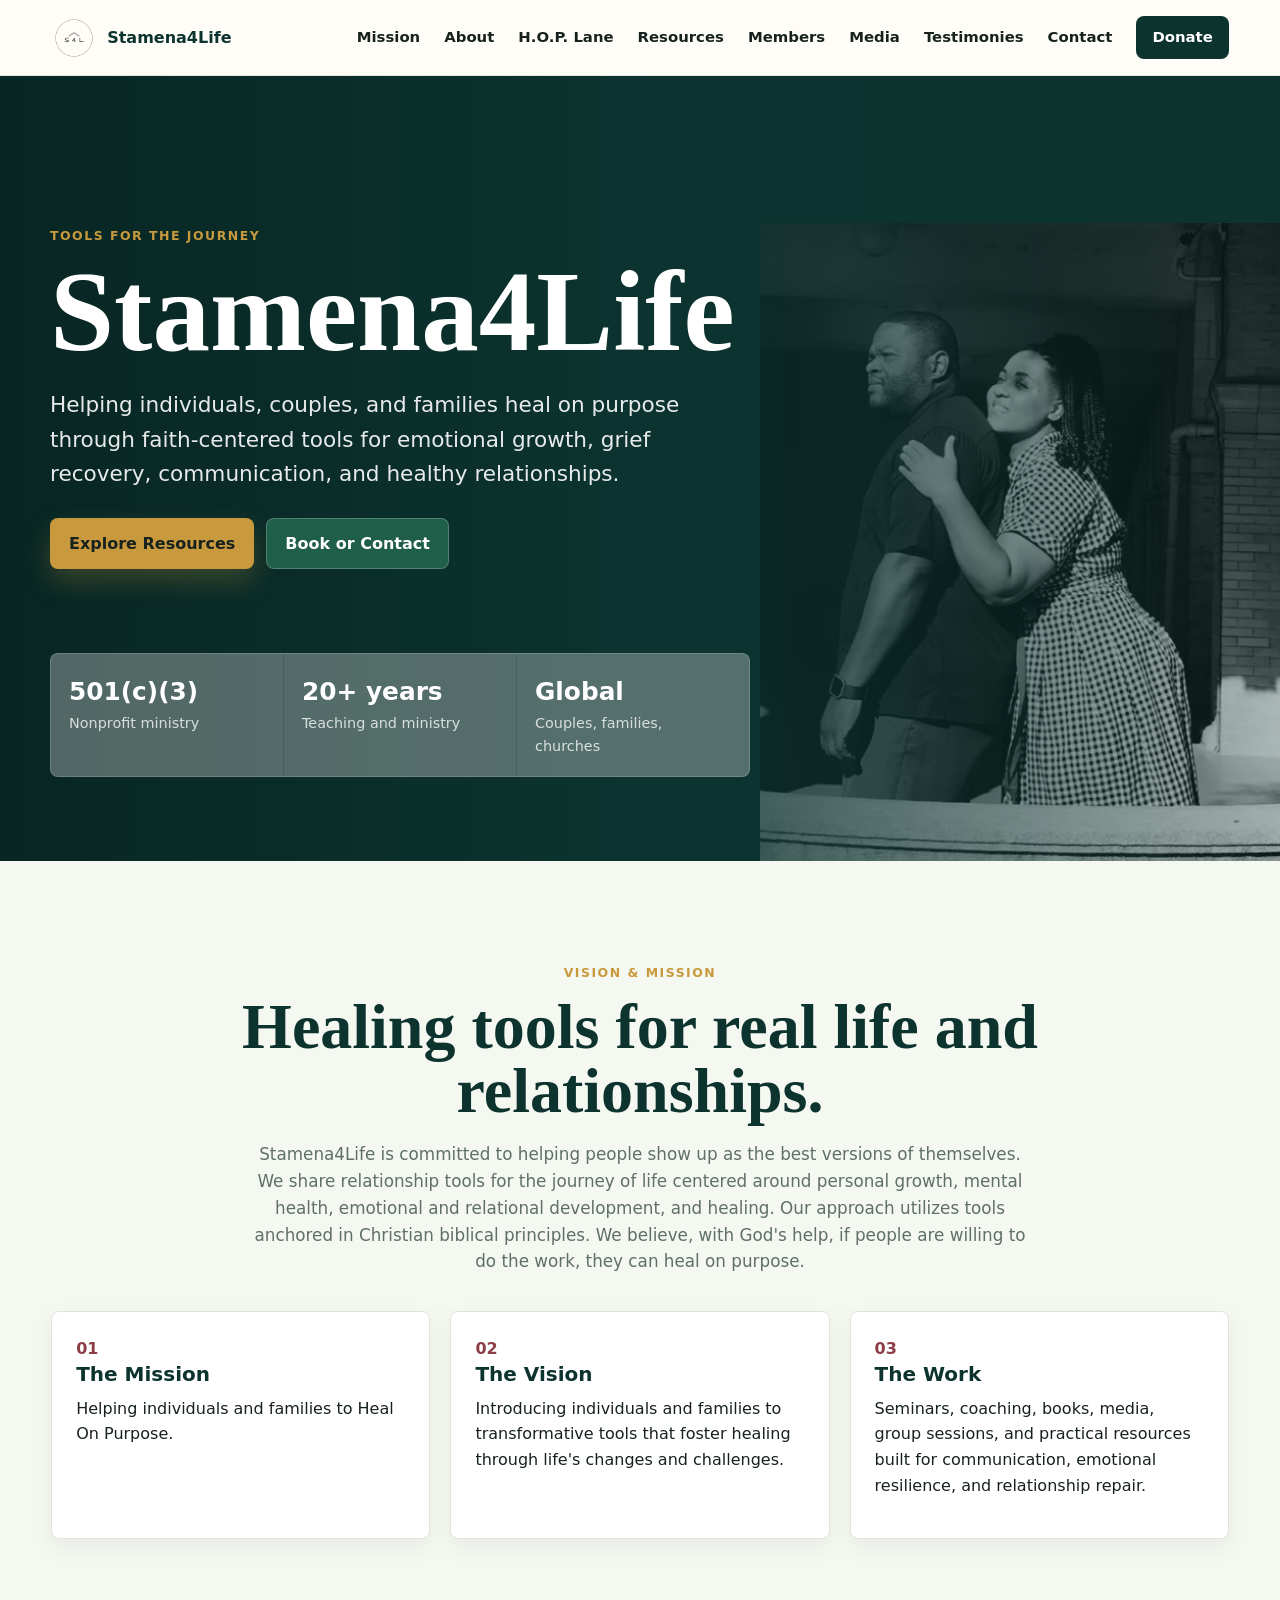
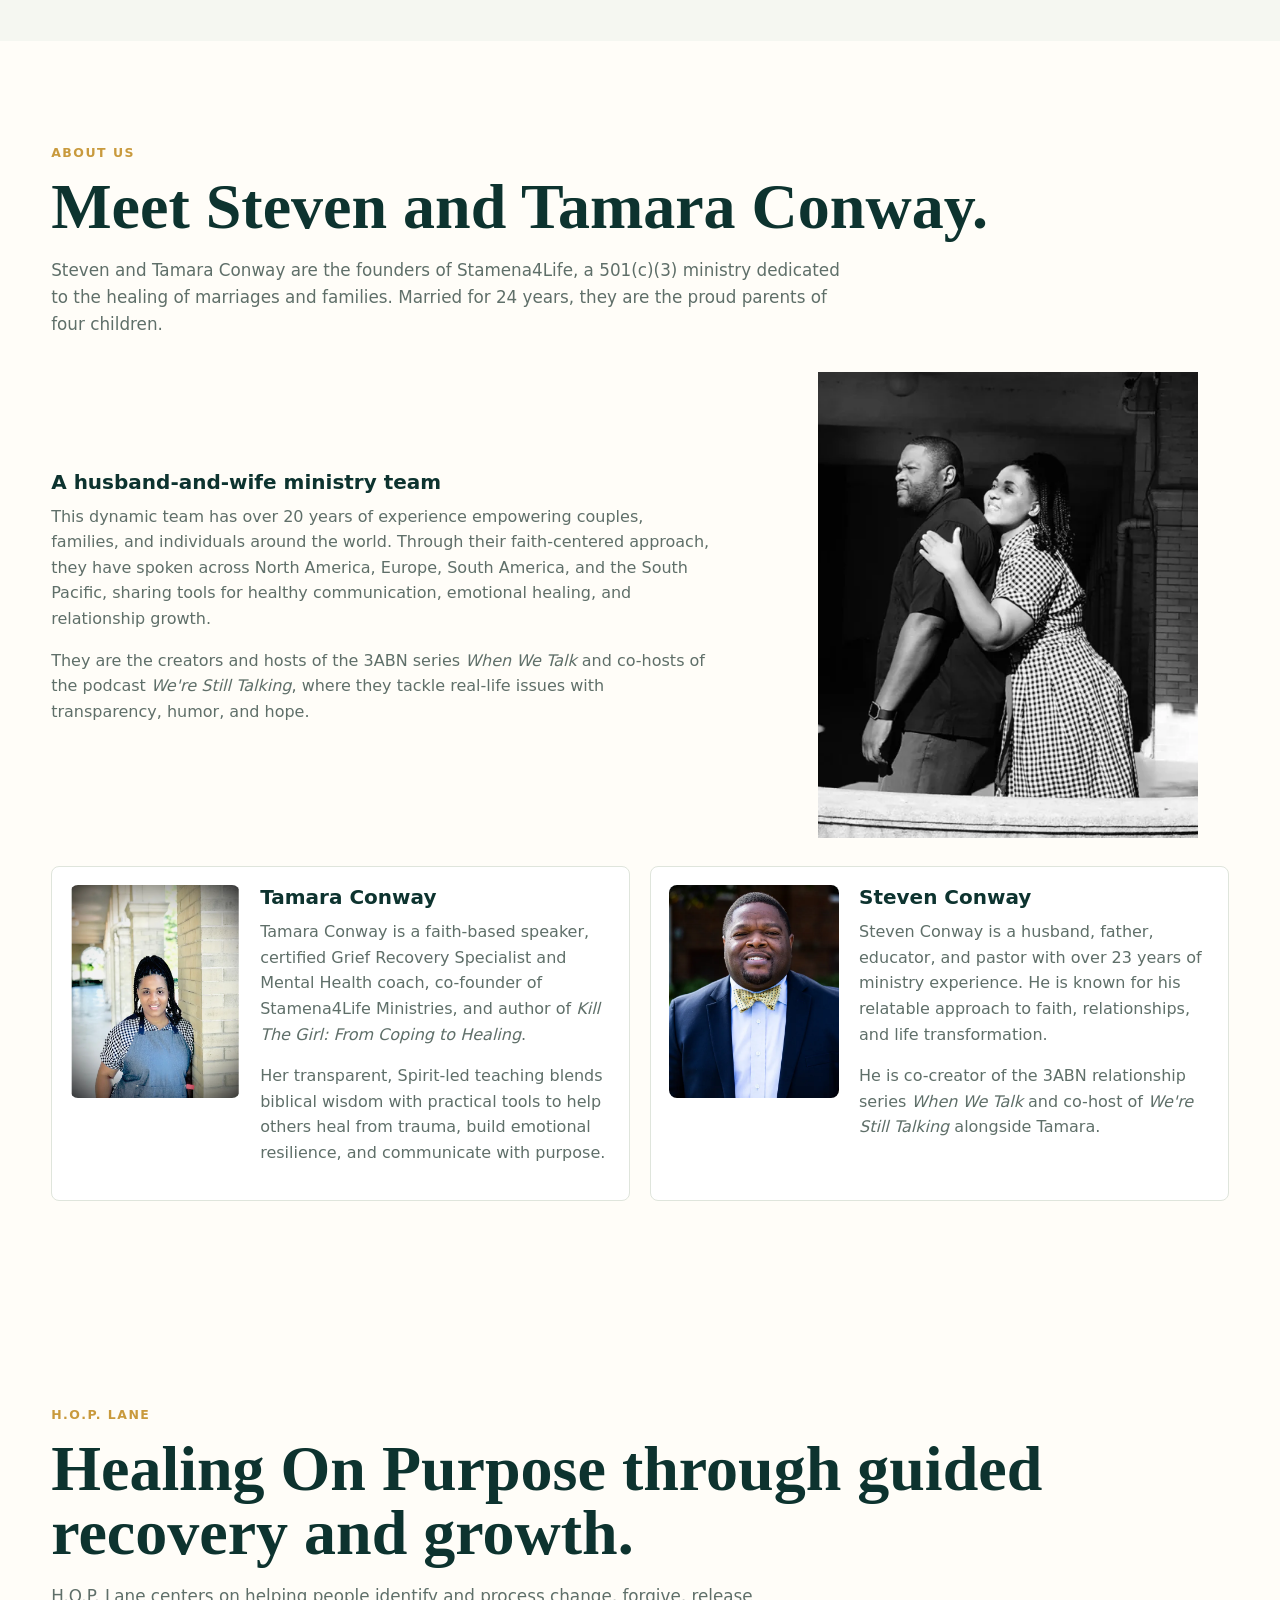
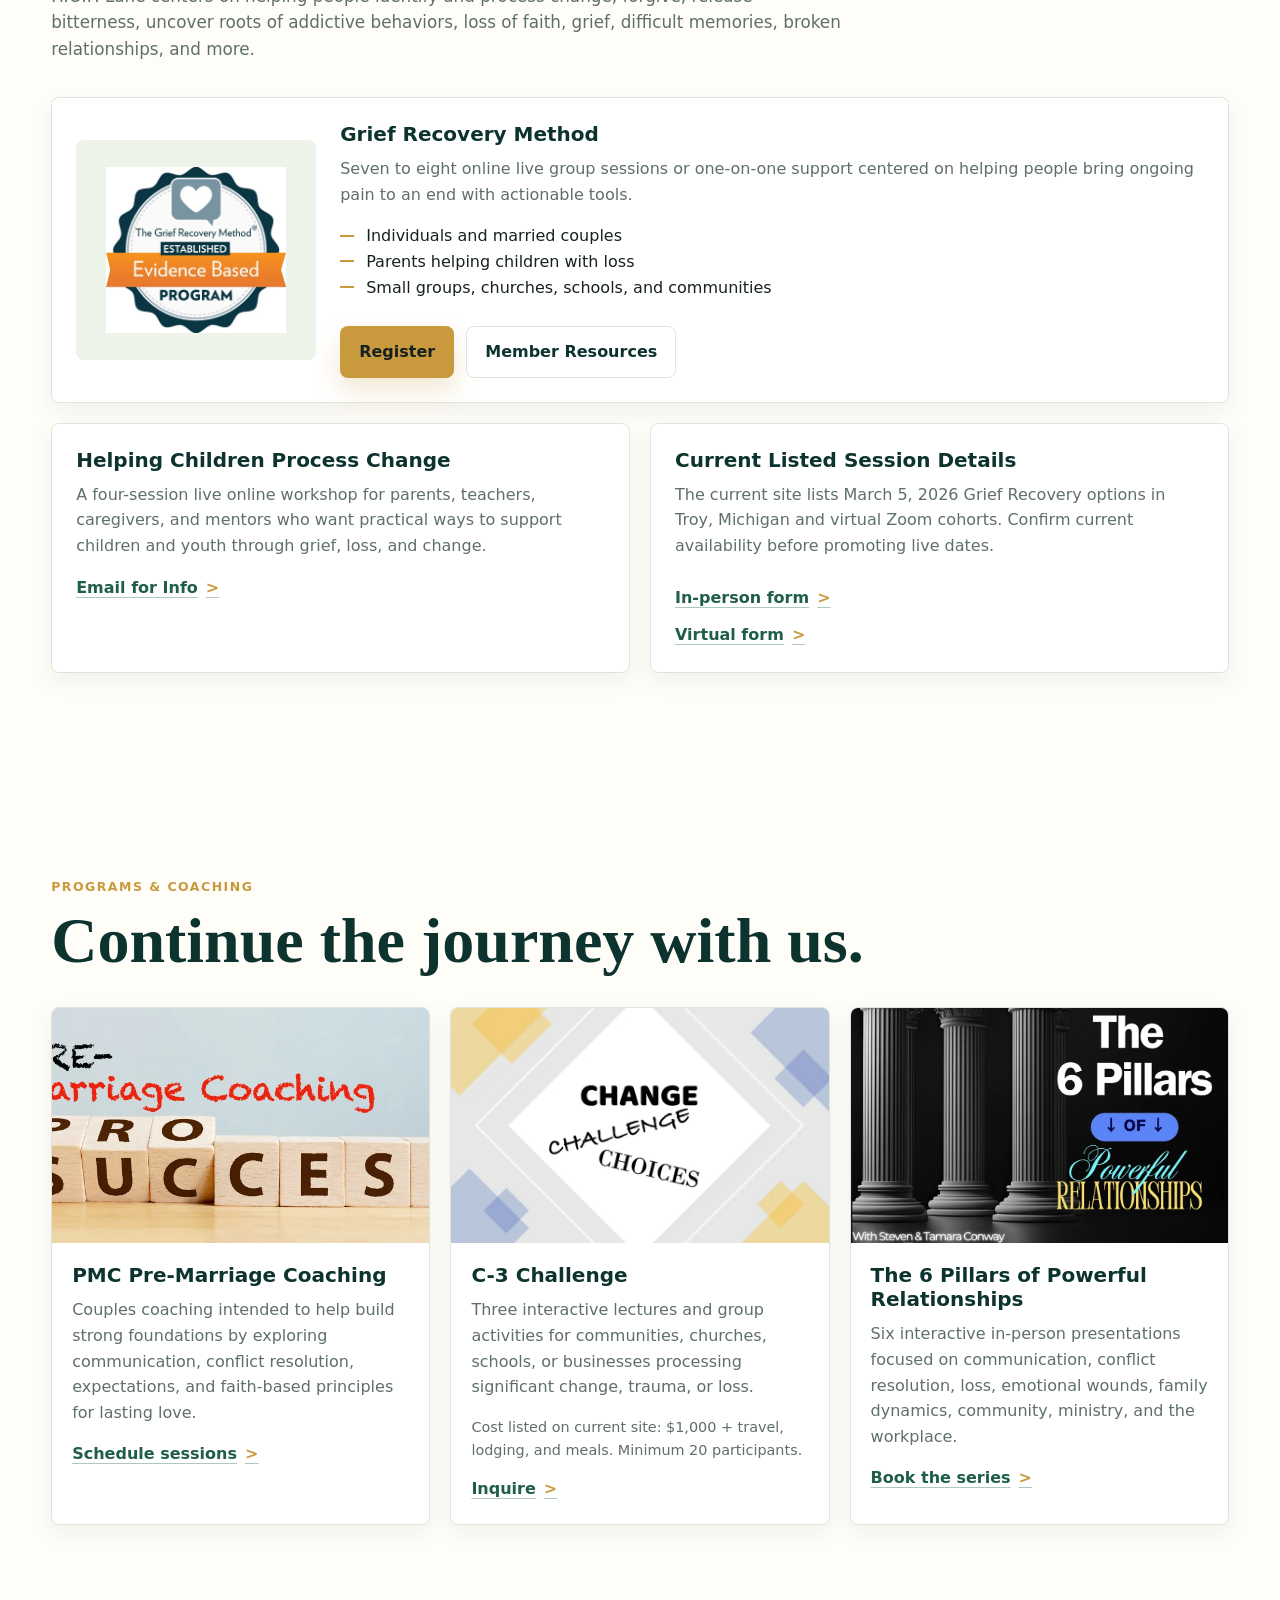
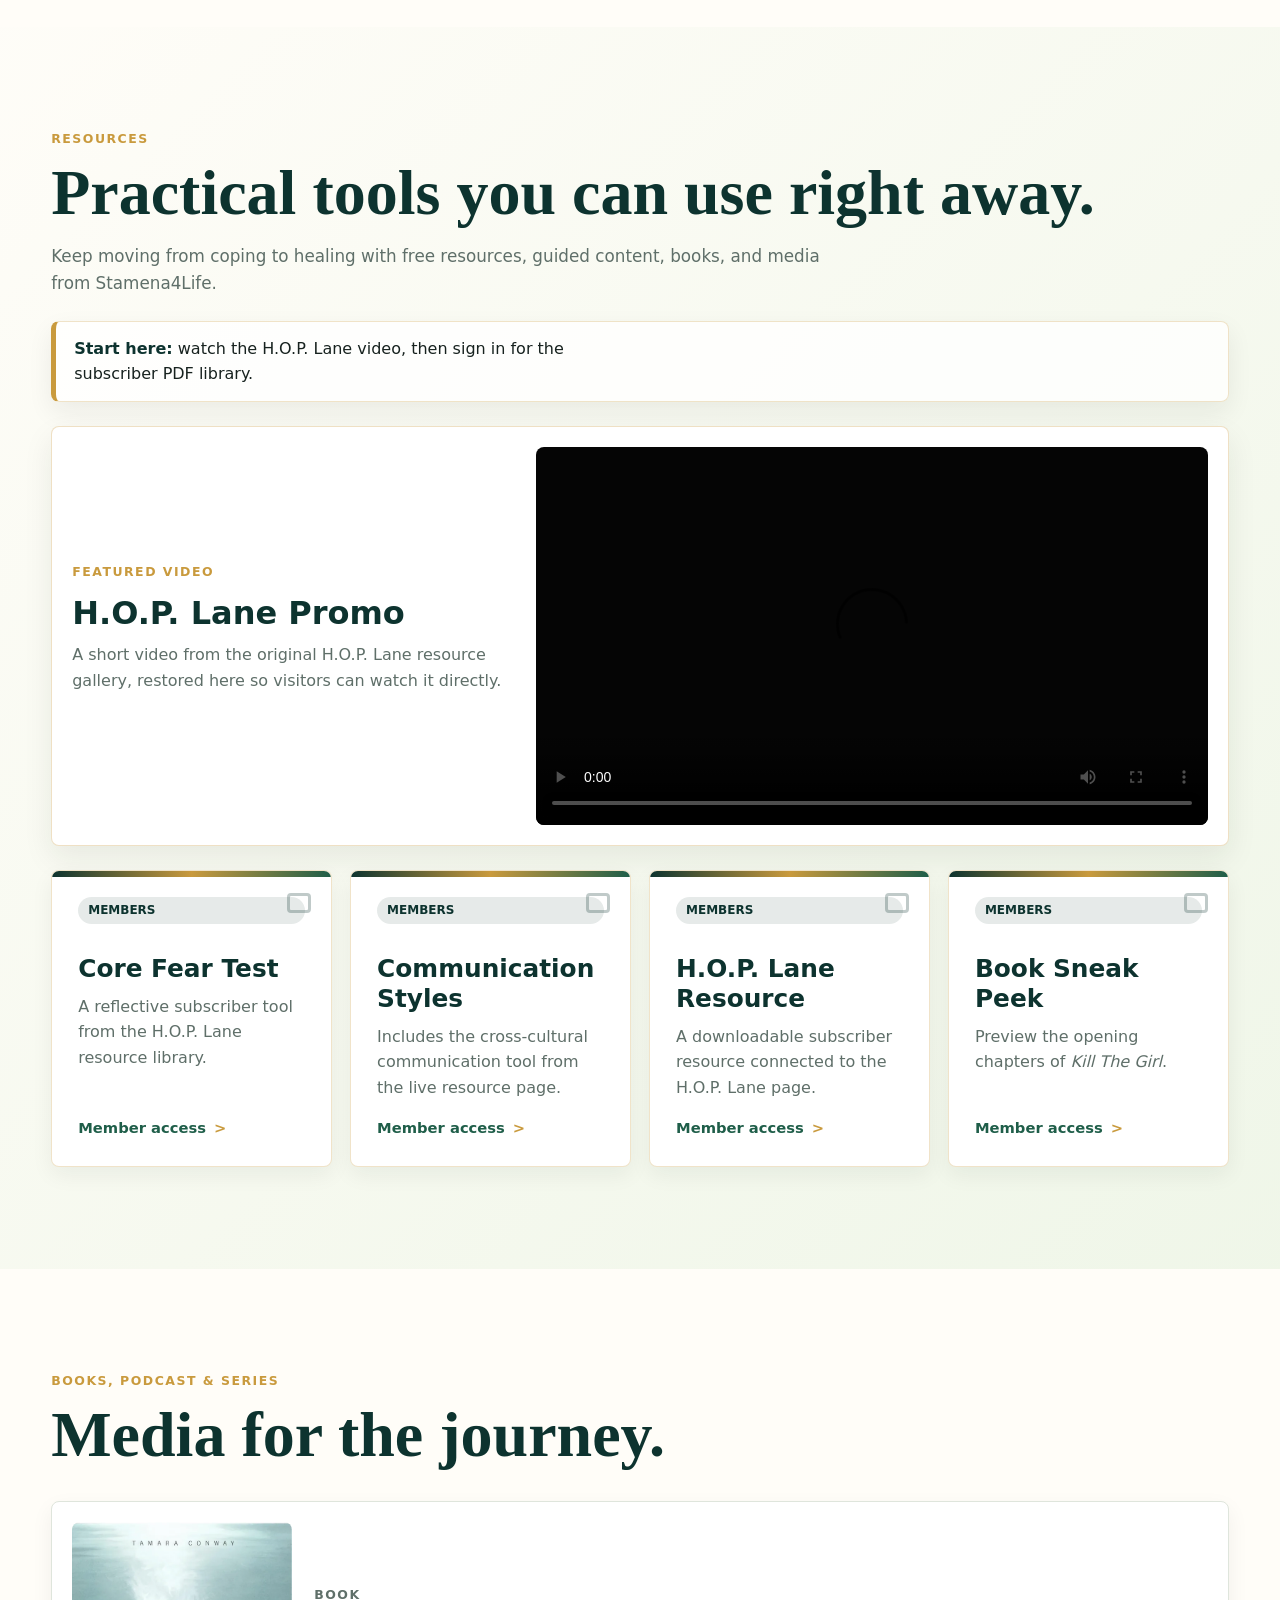
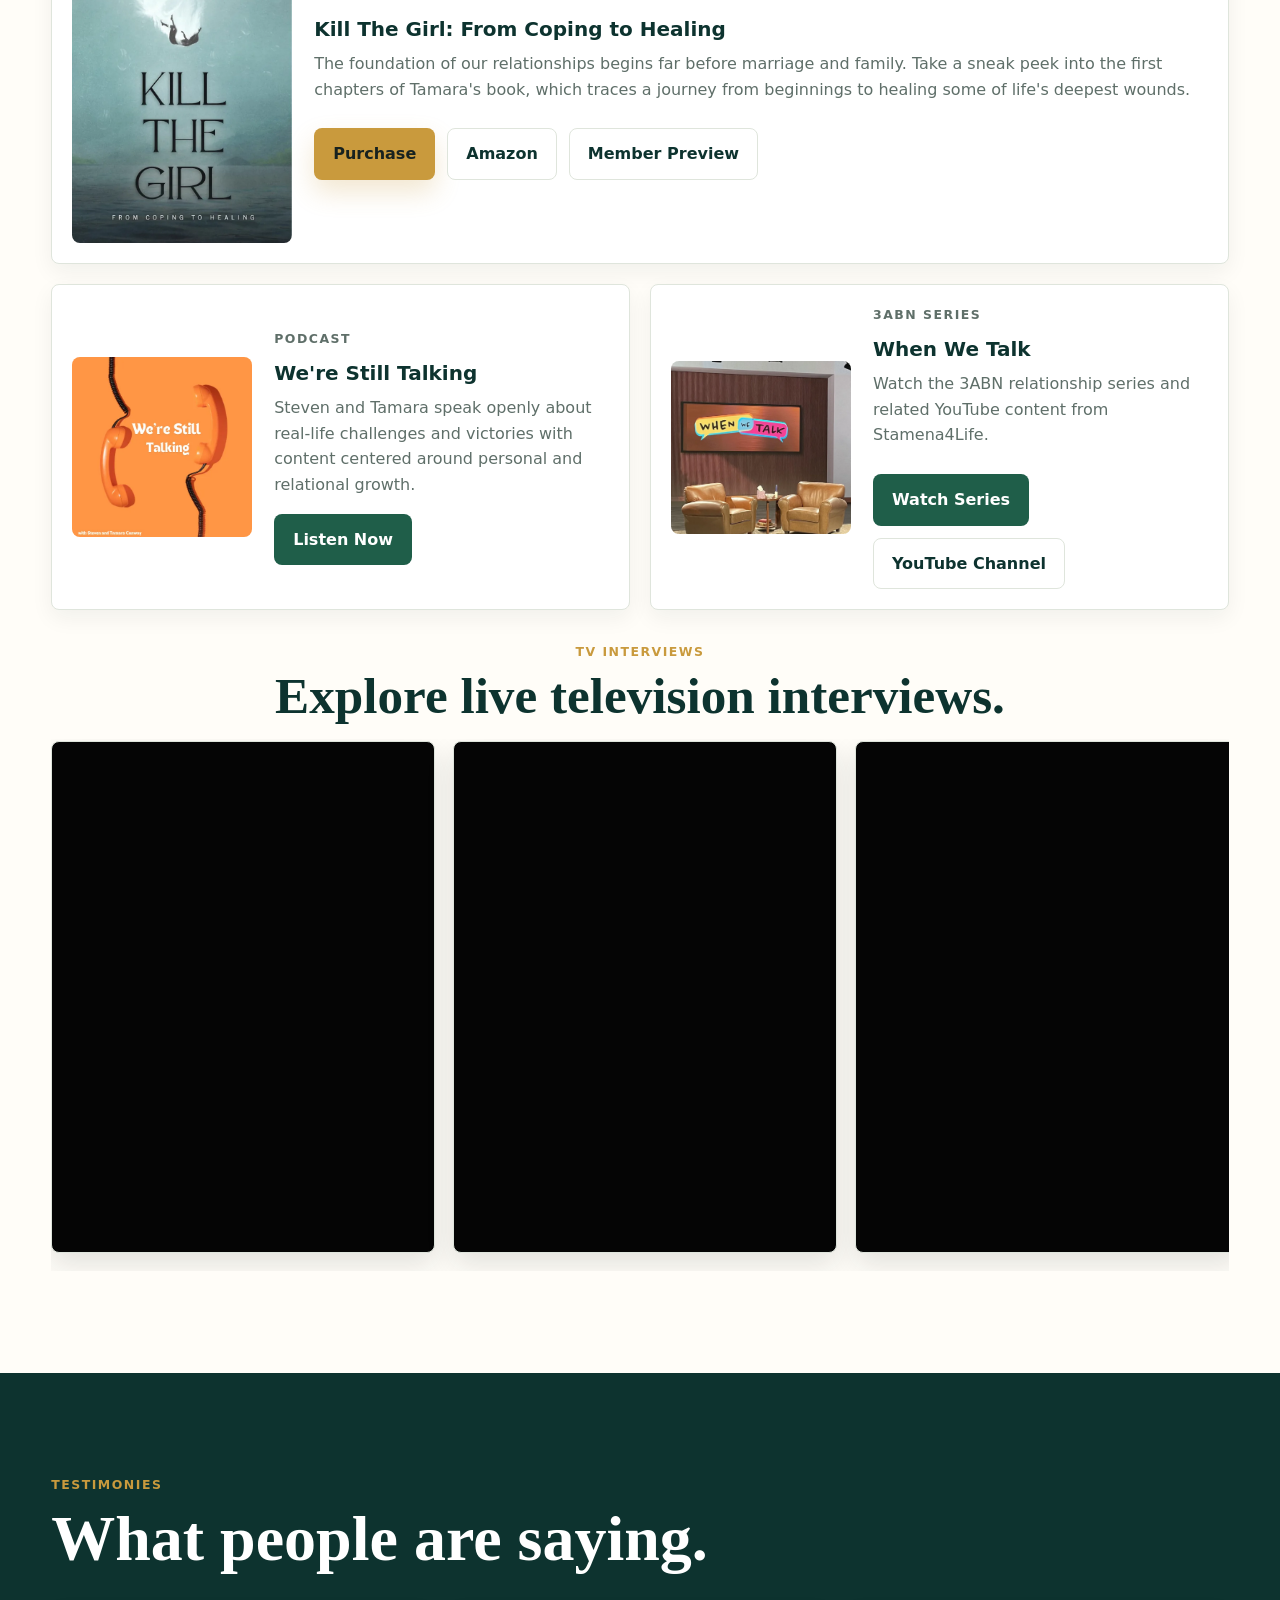
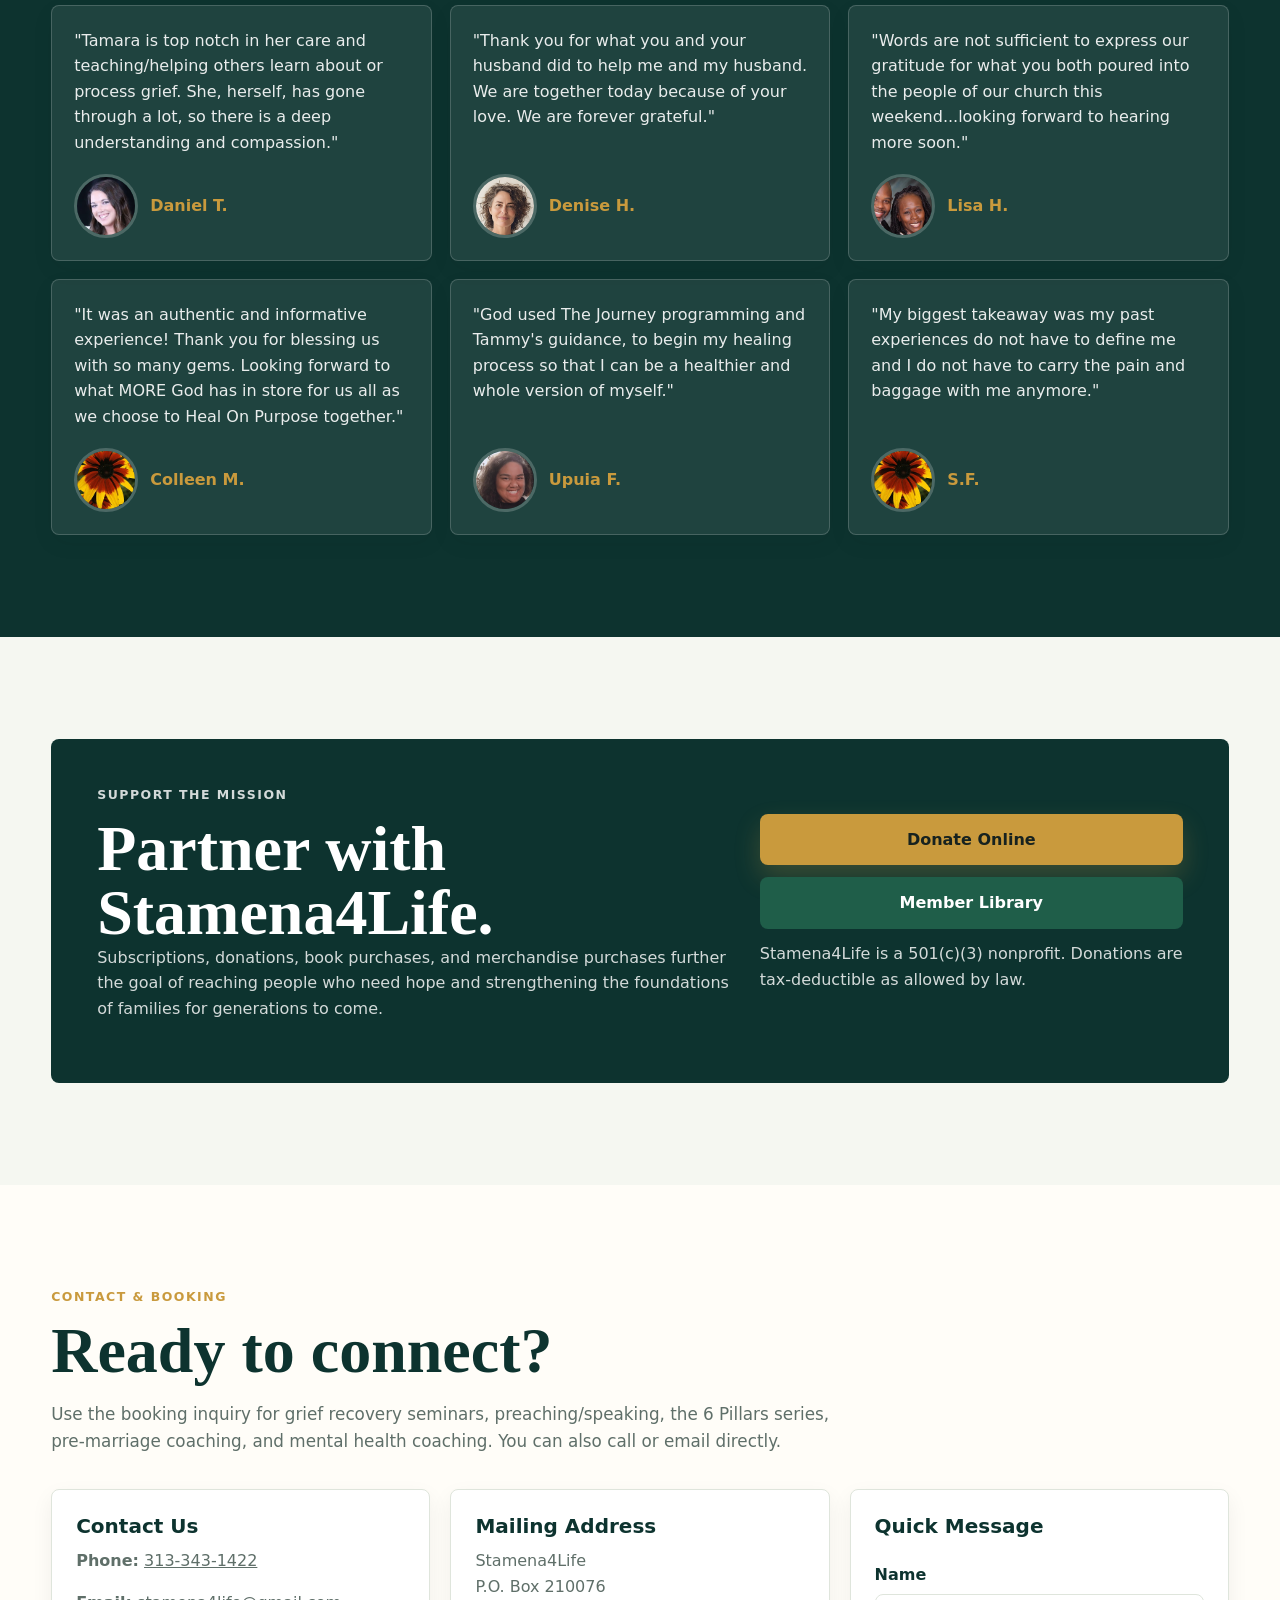
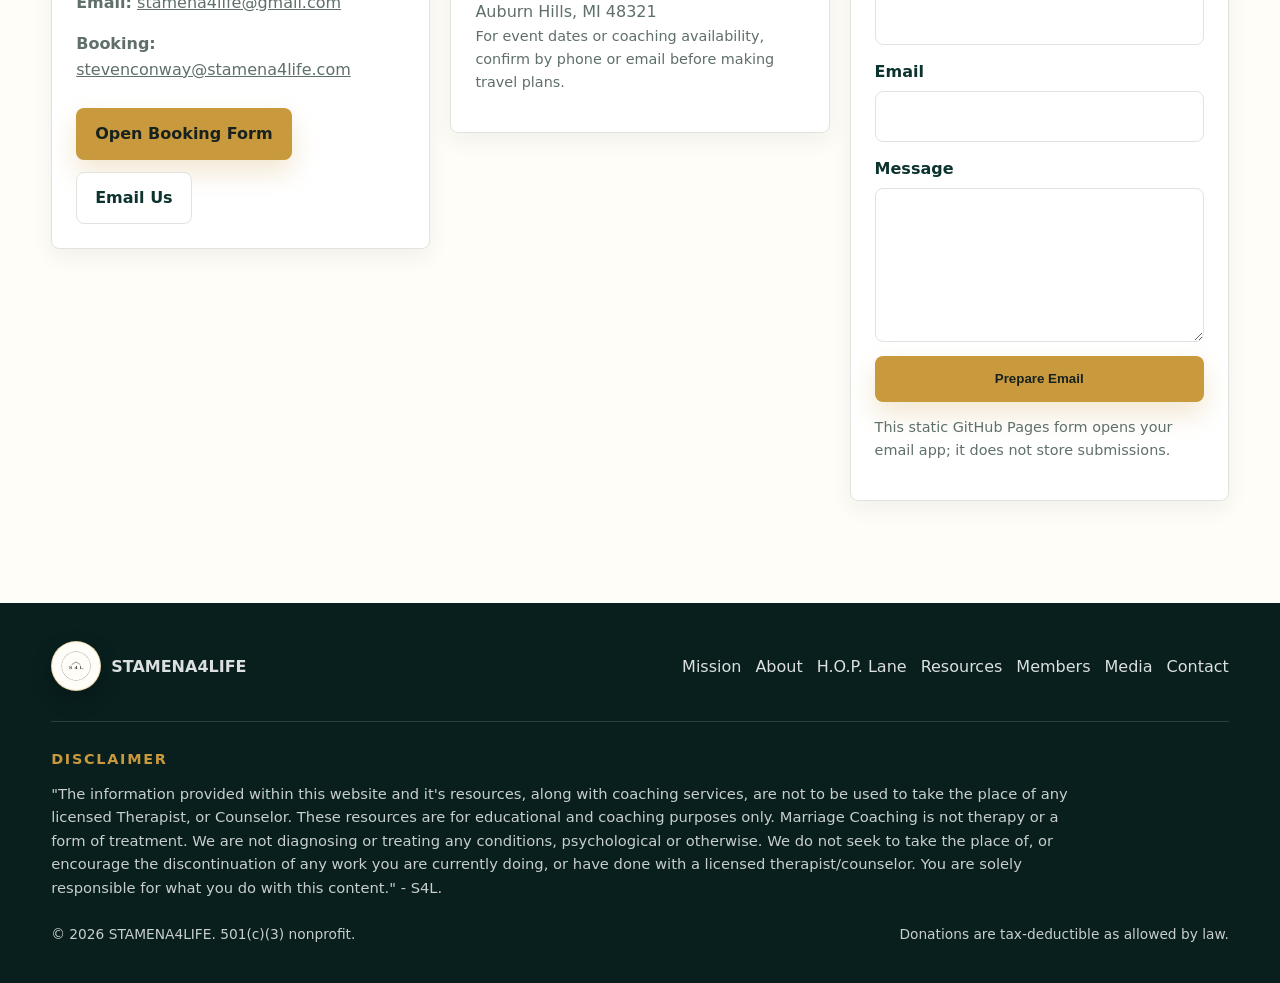
<file: hop/index.html>
<!doctype html><html lang="en"><head><meta charset="utf-8"><meta name="viewport" content="width=device-width, initial-scale=1"><meta http-equiv="refresh" content="0; url=/#hop"><title>H.O.P. Lane | Stamena4Life</title></head><body><p><a href="/#hop">Continue to H.O.P. Lane</a></p></body></html>
</file>
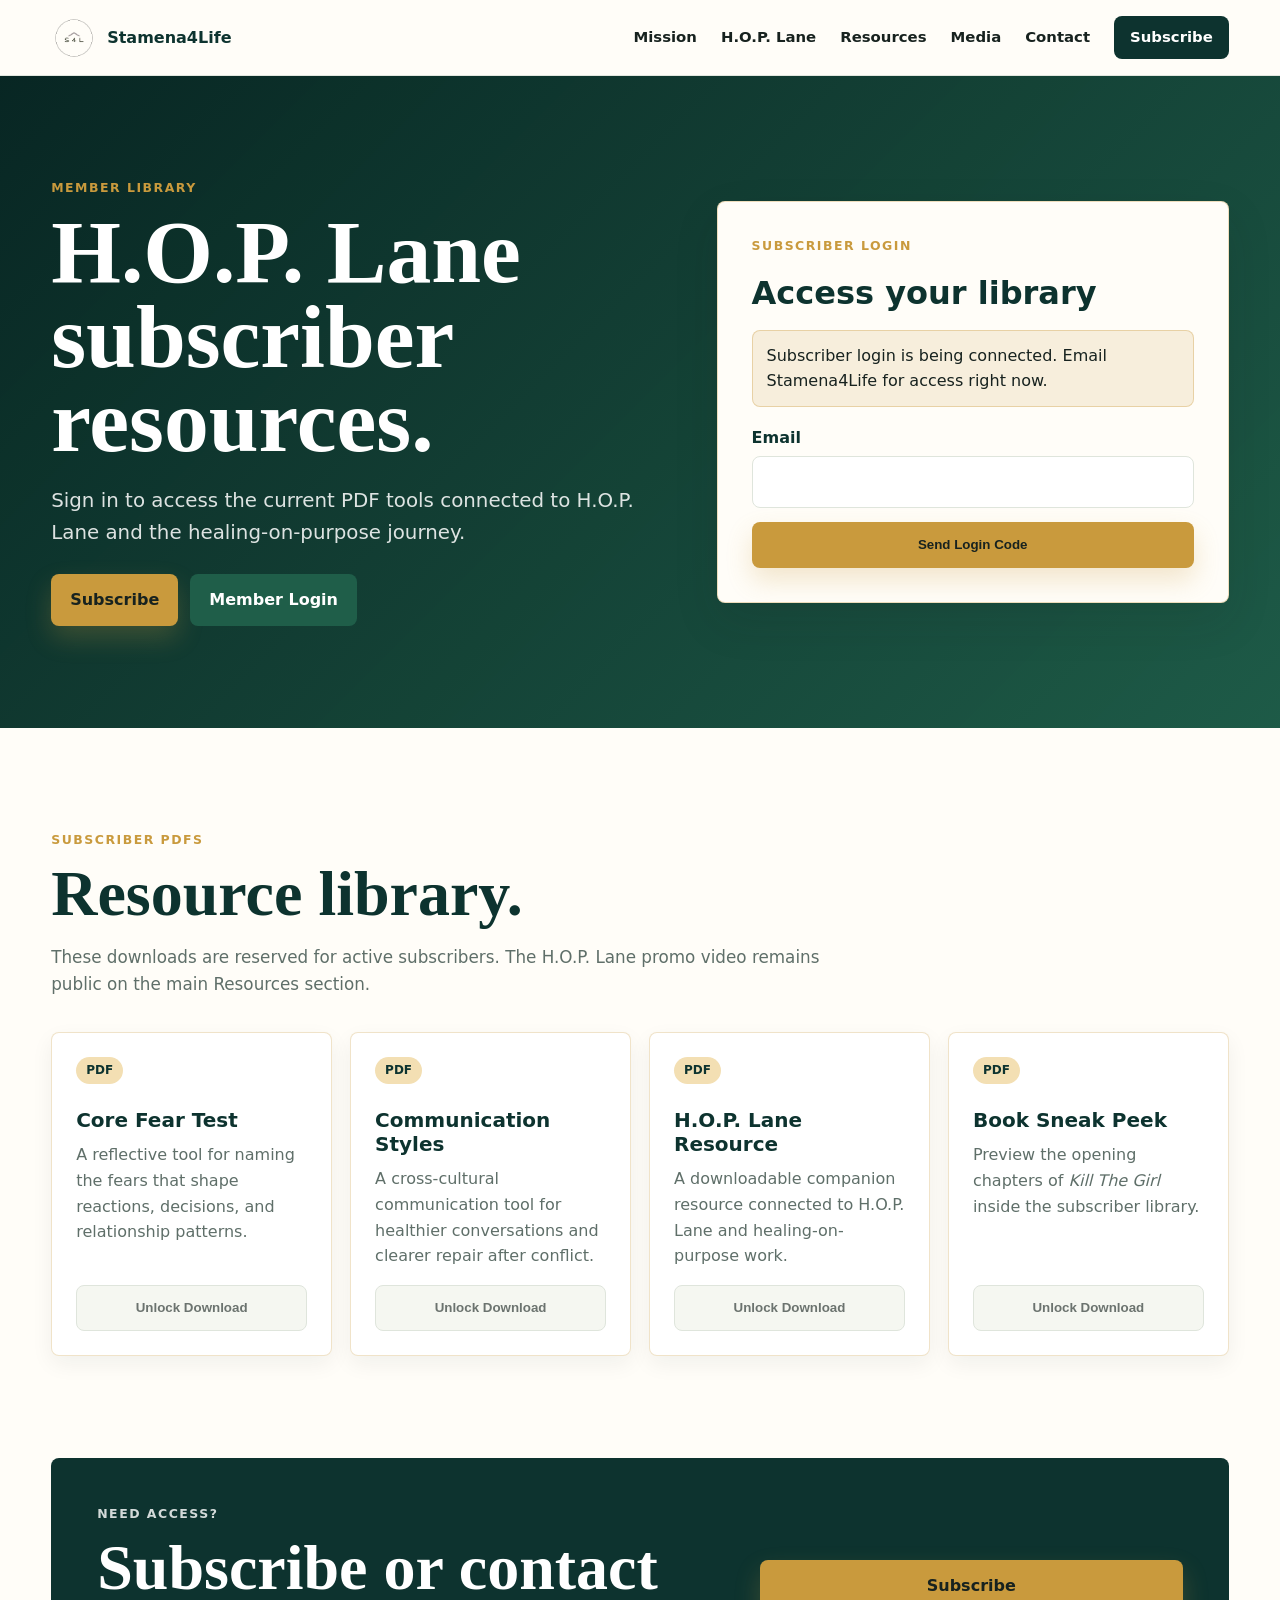
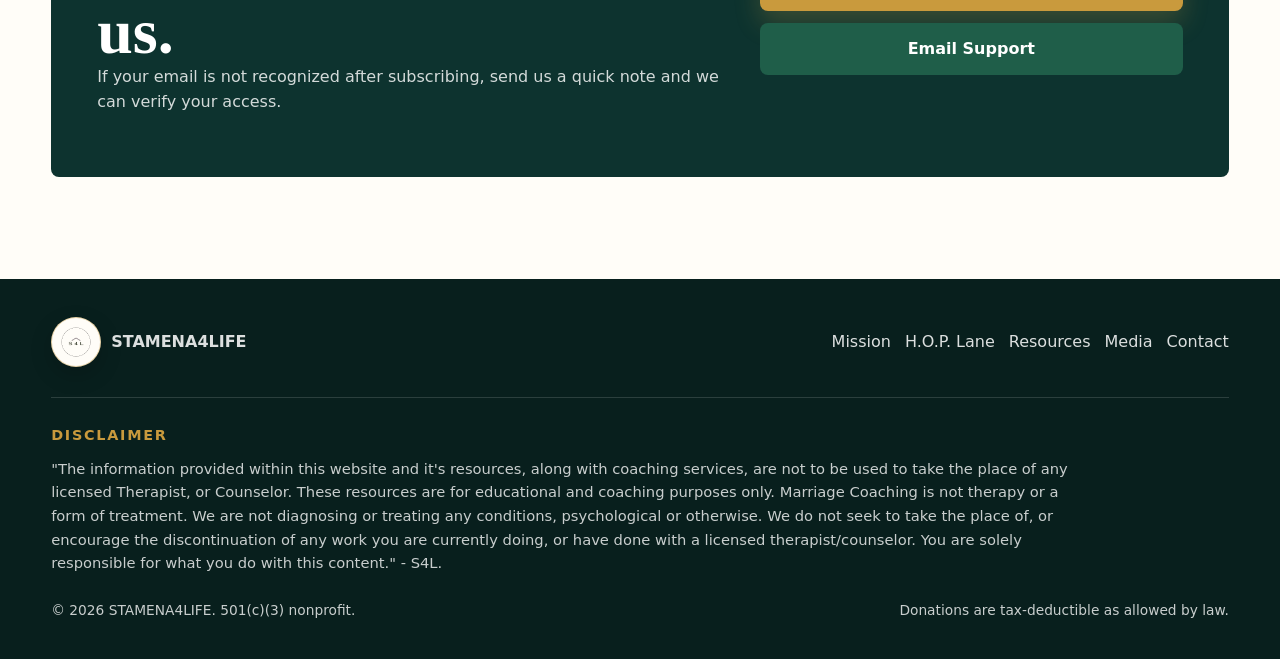
<file: member/index.html>
<!doctype html>
<html lang="en">
<head>
  <meta charset="utf-8">
  <meta name="viewport" content="width=device-width, initial-scale=1">
  <title>Member Resources | Stamena4Life</title>
  <meta name="description" content="Subscriber access to Stamena4Life H.O.P. Lane PDF resources.">
  <meta property="og:title" content="Member Resources | Stamena4Life">
  <meta property="og:description" content="Subscriber access to Stamena4Life H.O.P. Lane PDF resources.">
  <meta property="og:image" content="../assets/logo.png">
  <meta property="og:type" content="website">
  <link rel="icon" href="../assets/favicon.png?v=round">
  <link rel="apple-touch-icon" href="../assets/favicon.png?v=round">
  <link rel="stylesheet" href="../styles.css">
</head>
<body class="member-page">
  <a class="skip-link" href="#main">Skip to content</a>

  <header class="site-header" data-header>
    <a class="brand" href="../#home" aria-label="Stamena4Life home">
      <img src="../assets/logo.png" alt="Stamena4Life logo">
      <span>Stamena4Life</span>
    </a>
    <button class="nav-toggle" type="button" aria-expanded="false" aria-controls="site-nav" data-nav-toggle>
      <span></span>
      <span></span>
      <span></span>
      <span class="sr-only">Menu</span>
    </button>
    <nav class="site-nav" id="site-nav" data-nav>
      <a href="../#mission">Mission</a>
      <a href="../#hop">H.O.P. Lane</a>
      <a href="../#resources">Resources</a>
      <a href="../#media">Media</a>
      <a href="../#contact">Contact</a>
      <a class="nav-cta" href="mailto:stamena4life@gmail.com?subject=Subscriber%20Resource%20Access" data-subscribe-link>Subscribe</a>
    </nav>
  </header>

  <main id="main">
    <section class="member-hero" aria-labelledby="member-title">
      <div class="member-hero-inner">
        <div class="member-copy">
          <p class="eyebrow">Member Library</p>
          <h1 id="member-title">H.O.P. Lane subscriber resources.</h1>
          <p>Sign in to access the current PDF tools connected to H.O.P. Lane and the healing-on-purpose journey.</p>
          <div class="hero-actions">
            <a class="button primary" href="mailto:stamena4life@gmail.com?subject=Subscriber%20Resource%20Access" data-subscribe-link>Subscribe</a>
            <a class="button secondary" href="#member-login">Member Login</a>
          </div>
        </div>
        <aside class="member-login-card" id="member-login" aria-labelledby="login-title">
          <p class="eyebrow">Subscriber Login</p>
          <h2 id="login-title">Access your library</h2>
          <p class="member-status" data-member-status>Enter your subscriber email to receive a login code.</p>
          <form class="member-form" data-code-request-form>
            <label>
              Email
              <input name="email" type="email" autocomplete="email" required>
            </label>
            <button class="button primary" type="submit">Send Login Code</button>
          </form>
          <form class="member-form is-hidden" data-code-verify-form>
            <label>
              Login code
              <input name="code" type="text" inputmode="numeric" autocomplete="one-time-code" maxlength="8" required>
            </label>
            <button class="button secondary" type="submit">Sign In</button>
          </form>
          <button class="text-button is-hidden" type="button" data-member-signout>Sign out</button>
        </aside>
      </div>
    </section>

    <section class="section member-library-section" aria-labelledby="library-title">
      <div class="section-header">
        <p class="eyebrow">Subscriber PDFs</p>
        <h2 id="library-title">Resource library.</h2>
        <p>These downloads are reserved for active subscribers. The H.O.P. Lane promo video remains public on the main Resources section.</p>
      </div>
      <div class="member-resource-grid">
        <article class="library-card">
          <span>PDF</span>
          <h3>Core Fear Test</h3>
          <p>A reflective tool for naming the fears that shape reactions, decisions, and relationship patterns.</p>
          <button class="button quiet" type="button" data-resource-download="core-fear-test" disabled>Unlock Download</button>
        </article>
        <article class="library-card">
          <span>PDF</span>
          <h3>Communication Styles</h3>
          <p>A cross-cultural communication tool for healthier conversations and clearer repair after conflict.</p>
          <button class="button quiet" type="button" data-resource-download="communication-styles" disabled>Unlock Download</button>
        </article>
        <article class="library-card">
          <span>PDF</span>
          <h3>H.O.P. Lane Resource</h3>
          <p>A downloadable companion resource connected to H.O.P. Lane and healing-on-purpose work.</p>
          <button class="button quiet" type="button" data-resource-download="hop-lane-resource" disabled>Unlock Download</button>
        </article>
        <article class="library-card">
          <span>PDF</span>
          <h3>Book Sneak Peek</h3>
          <p>Preview the opening chapters of <em>Kill The Girl</em> inside the subscriber library.</p>
          <button class="button quiet" type="button" data-resource-download="book-sneak-peek" disabled>Unlock Download</button>
        </article>
      </div>
    </section>

    <section class="section member-help-section">
      <div class="support-panel member-support-panel">
        <div>
          <p class="eyebrow">Need access?</p>
          <h2>Subscribe or contact us.</h2>
          <p>If your email is not recognized after subscribing, send us a quick note and we can verify your access.</p>
        </div>
        <div class="support-actions">
          <a class="button primary" href="mailto:stamena4life@gmail.com?subject=Subscriber%20Resource%20Access" data-subscribe-link>Subscribe</a>
          <a class="button secondary" href="mailto:stamena4life@gmail.com?subject=Member%20Access%20Help">Email Support</a>
        </div>
      </div>
    </section>
  </main>

  <footer class="site-footer">
    <div class="footer-top">
      <a class="brand footer-brand" href="../#home">
        <img src="../assets/logo.png" alt="">
        <span>STAMENA4LIFE</span>
      </a>
      <nav aria-label="Footer navigation">
        <a href="../#mission">Mission</a>
        <a href="../#hop">H.O.P. Lane</a>
        <a href="../#resources">Resources</a>
        <a href="../#media">Media</a>
        <a href="../#contact">Contact</a>
      </nav>
    </div>
    <div class="disclaimer">
      <h2>Disclaimer</h2>
      <p>&quot;The information provided within this website and it's resources, along with coaching services, are not to be used to take the place of any licensed Therapist, or Counselor. These resources are for educational and coaching purposes only. Marriage Coaching is not therapy or a form of treatment. We are not diagnosing or treating any conditions, psychological or otherwise. We do not seek to take the place of, or encourage the discontinuation of any work you are currently doing, or have done with a licensed therapist/counselor. You are solely responsible for what you do with this content.&quot; - S4L.</p>
    </div>
    <div class="footer-bottom">
      <p>&copy; 2026 STAMENA4LIFE. 501(c)(3) nonprofit.</p>
      <p>Donations are tax-deductible as allowed by law.</p>
    </div>
  </footer>

  <script>
    window.S4L_MEMBER_CONFIG = {
      apiBase: "https://s4l-member-api.YOUR-CLOUDFLARE-SUBDOMAIN.workers.dev",
      subscribeUrl: "mailto:stamena4life@gmail.com?subject=Subscriber%20Resource%20Access"
    };
  </script>
  <script src="../script.js"></script>
  <script src="member.js"></script>
</body>
</html>
</file>
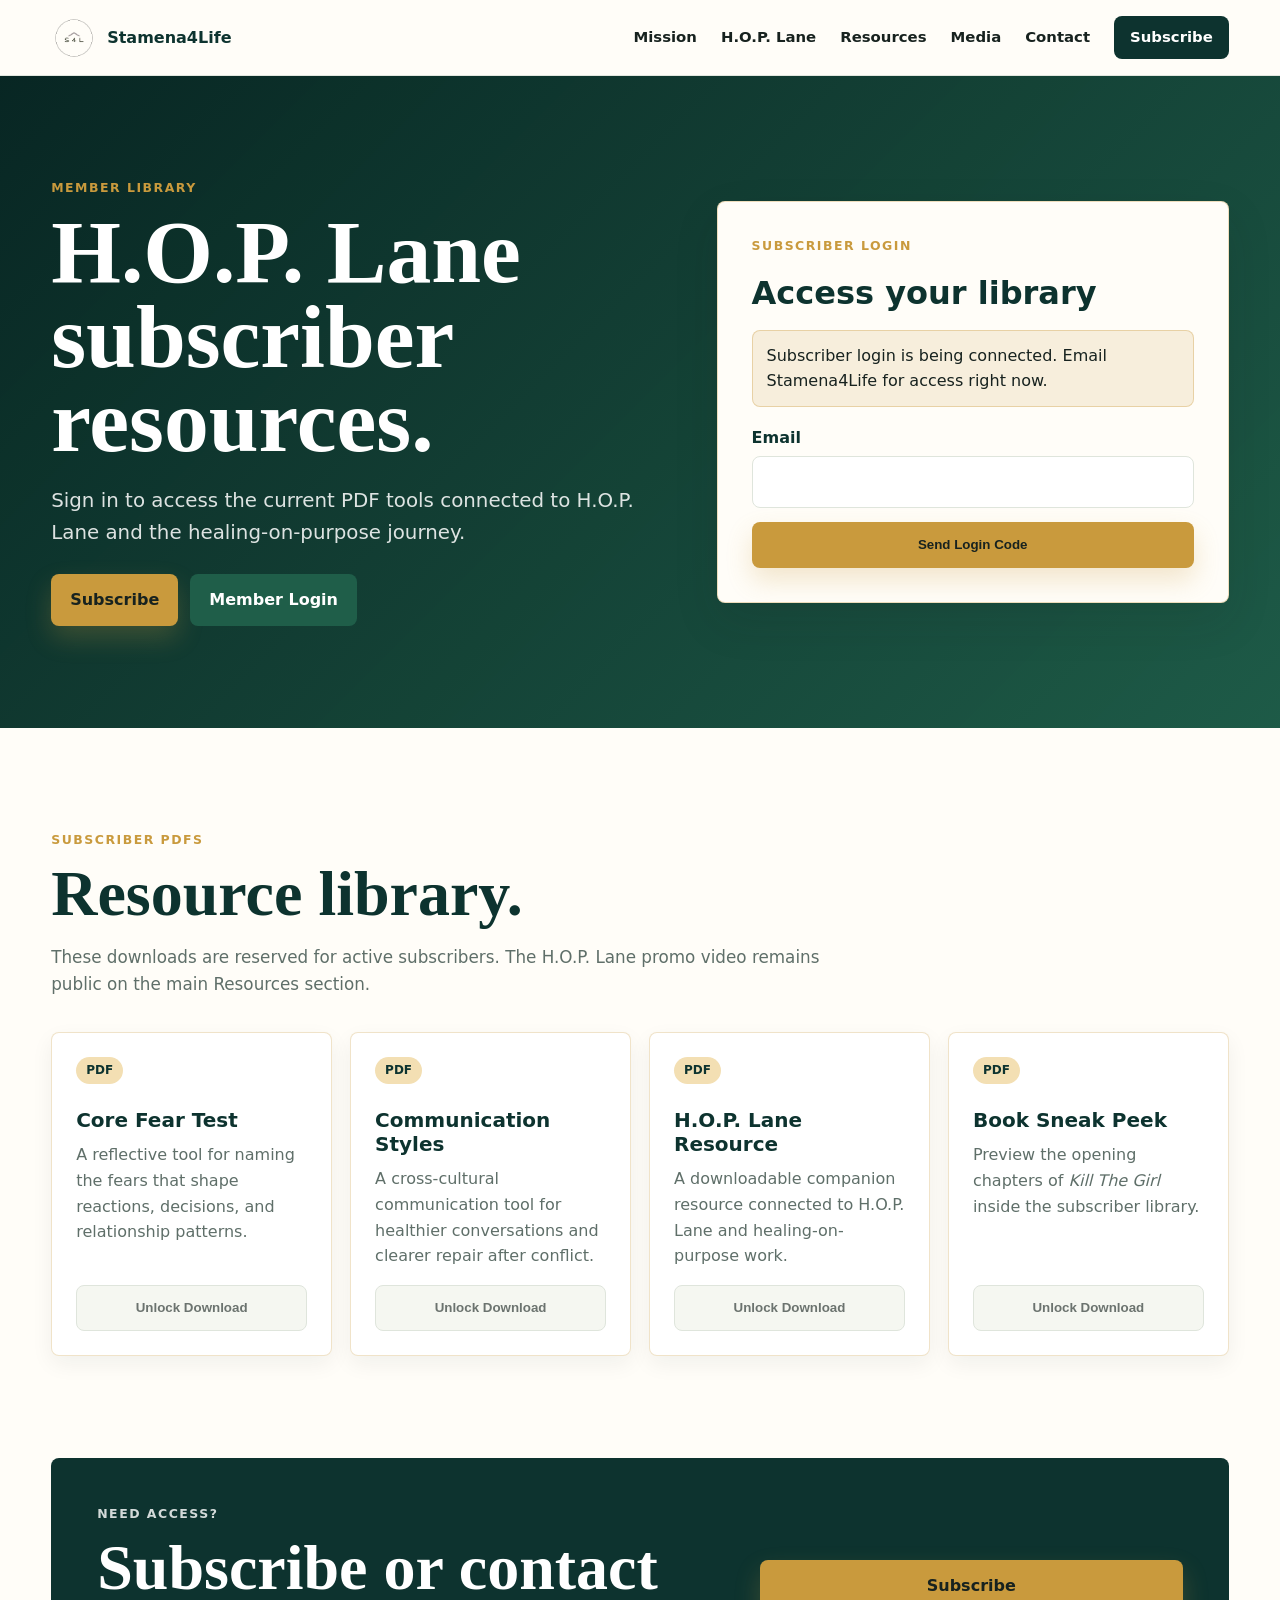
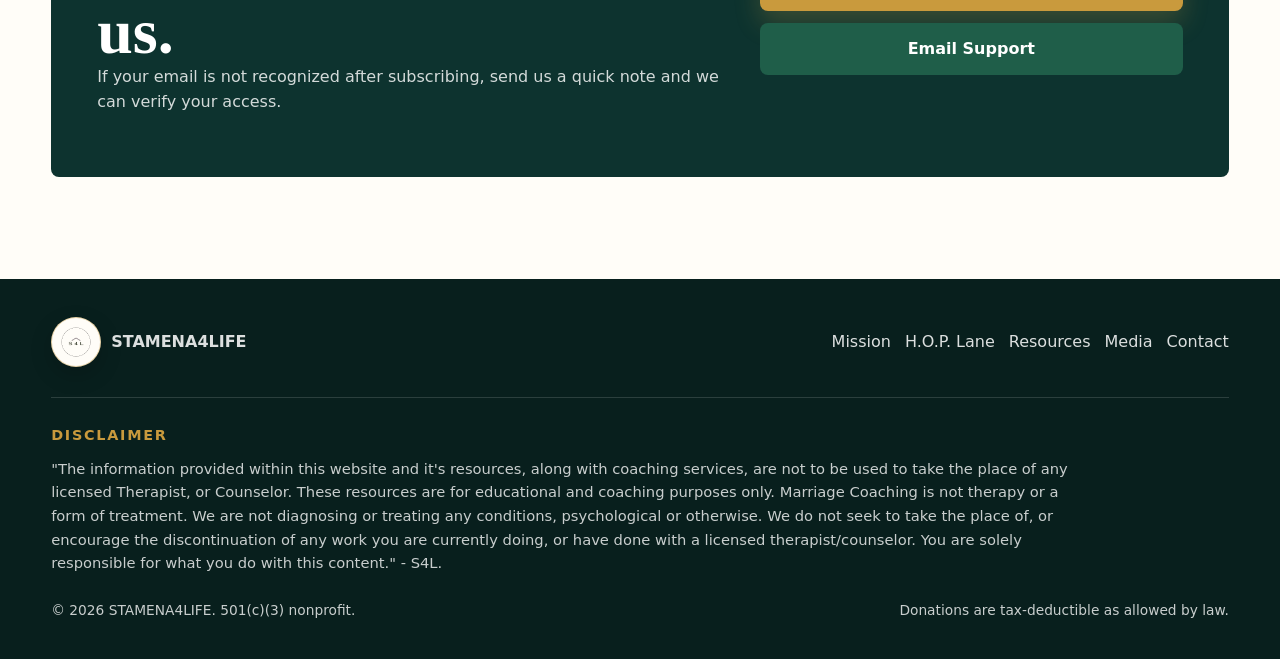
<file: members/index.html>
<!doctype html><html lang="en"><head><meta charset="utf-8"><meta name="viewport" content="width=device-width, initial-scale=1"><meta http-equiv="refresh" content="0; url=../member/"><title>Members | Stamena4Life</title></head><body><p><a href="../member/">Continue to Member Resources</a></p></body></html>
</file>
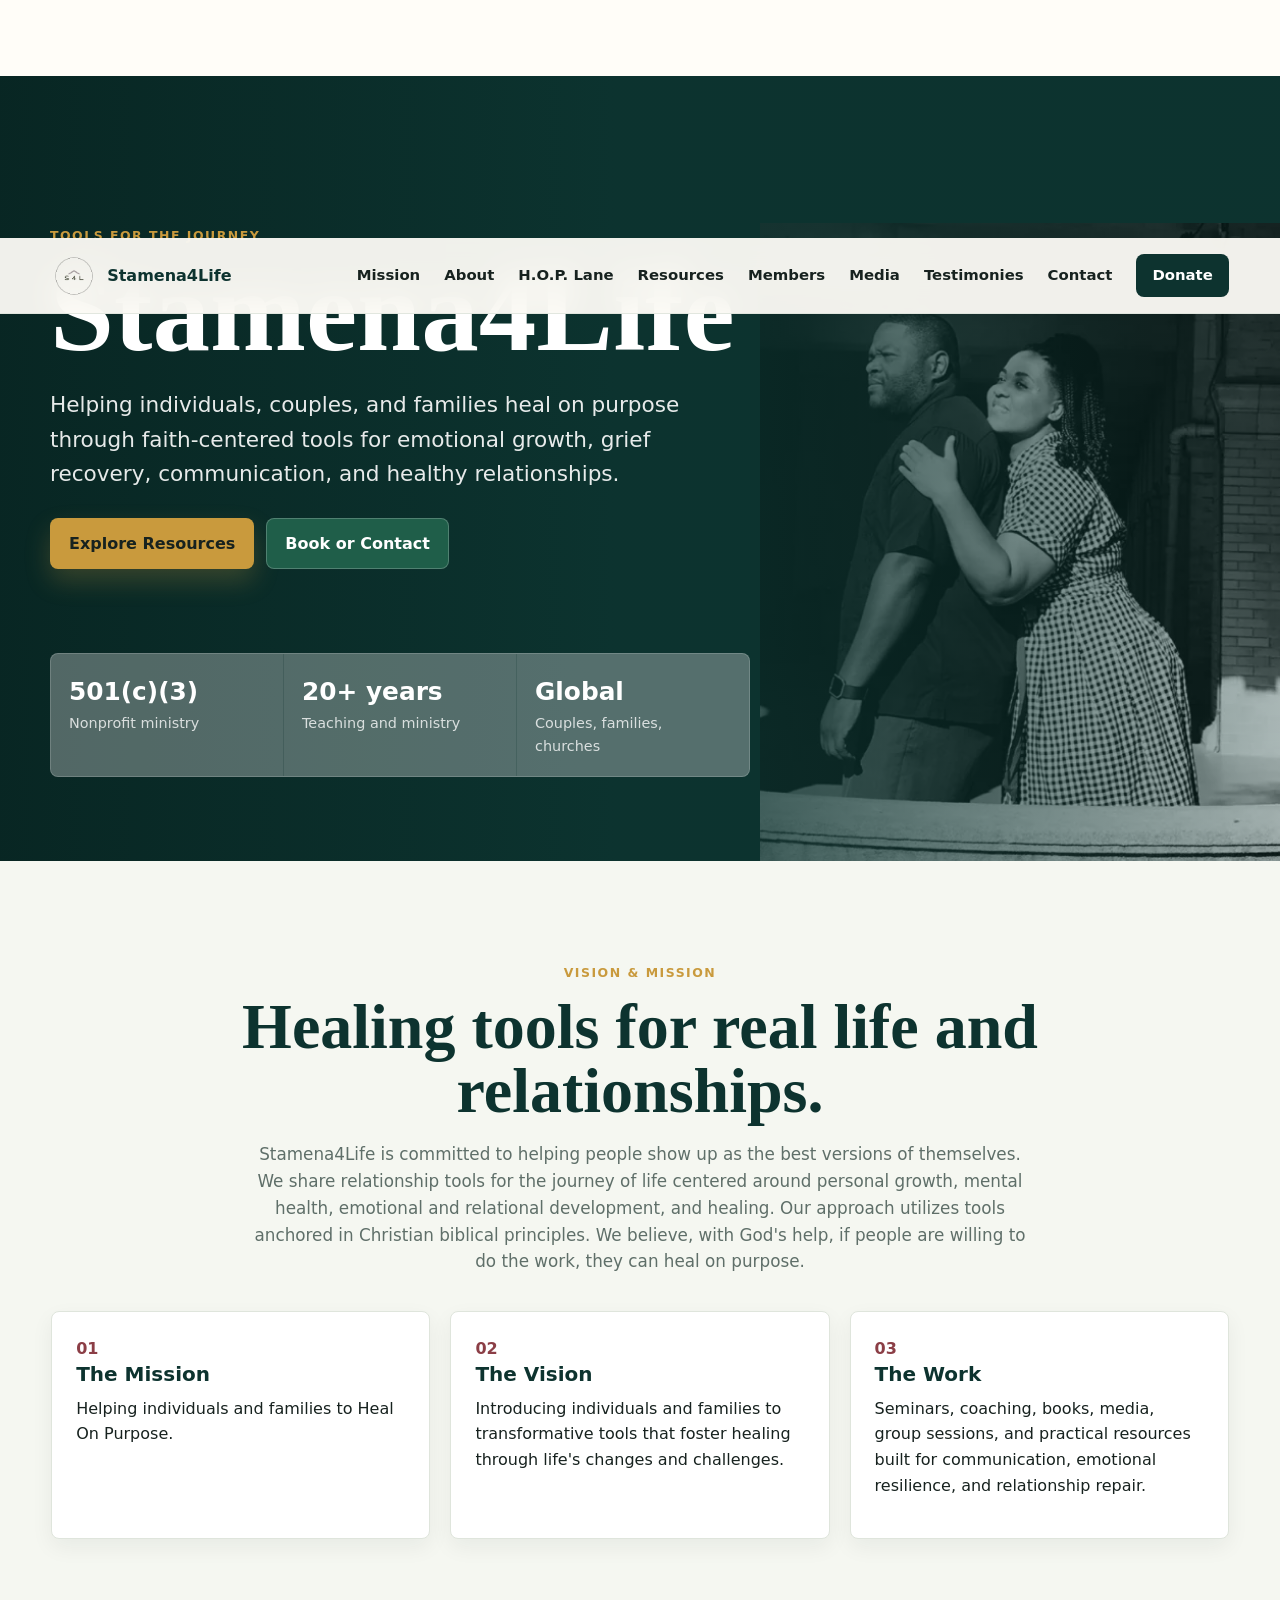
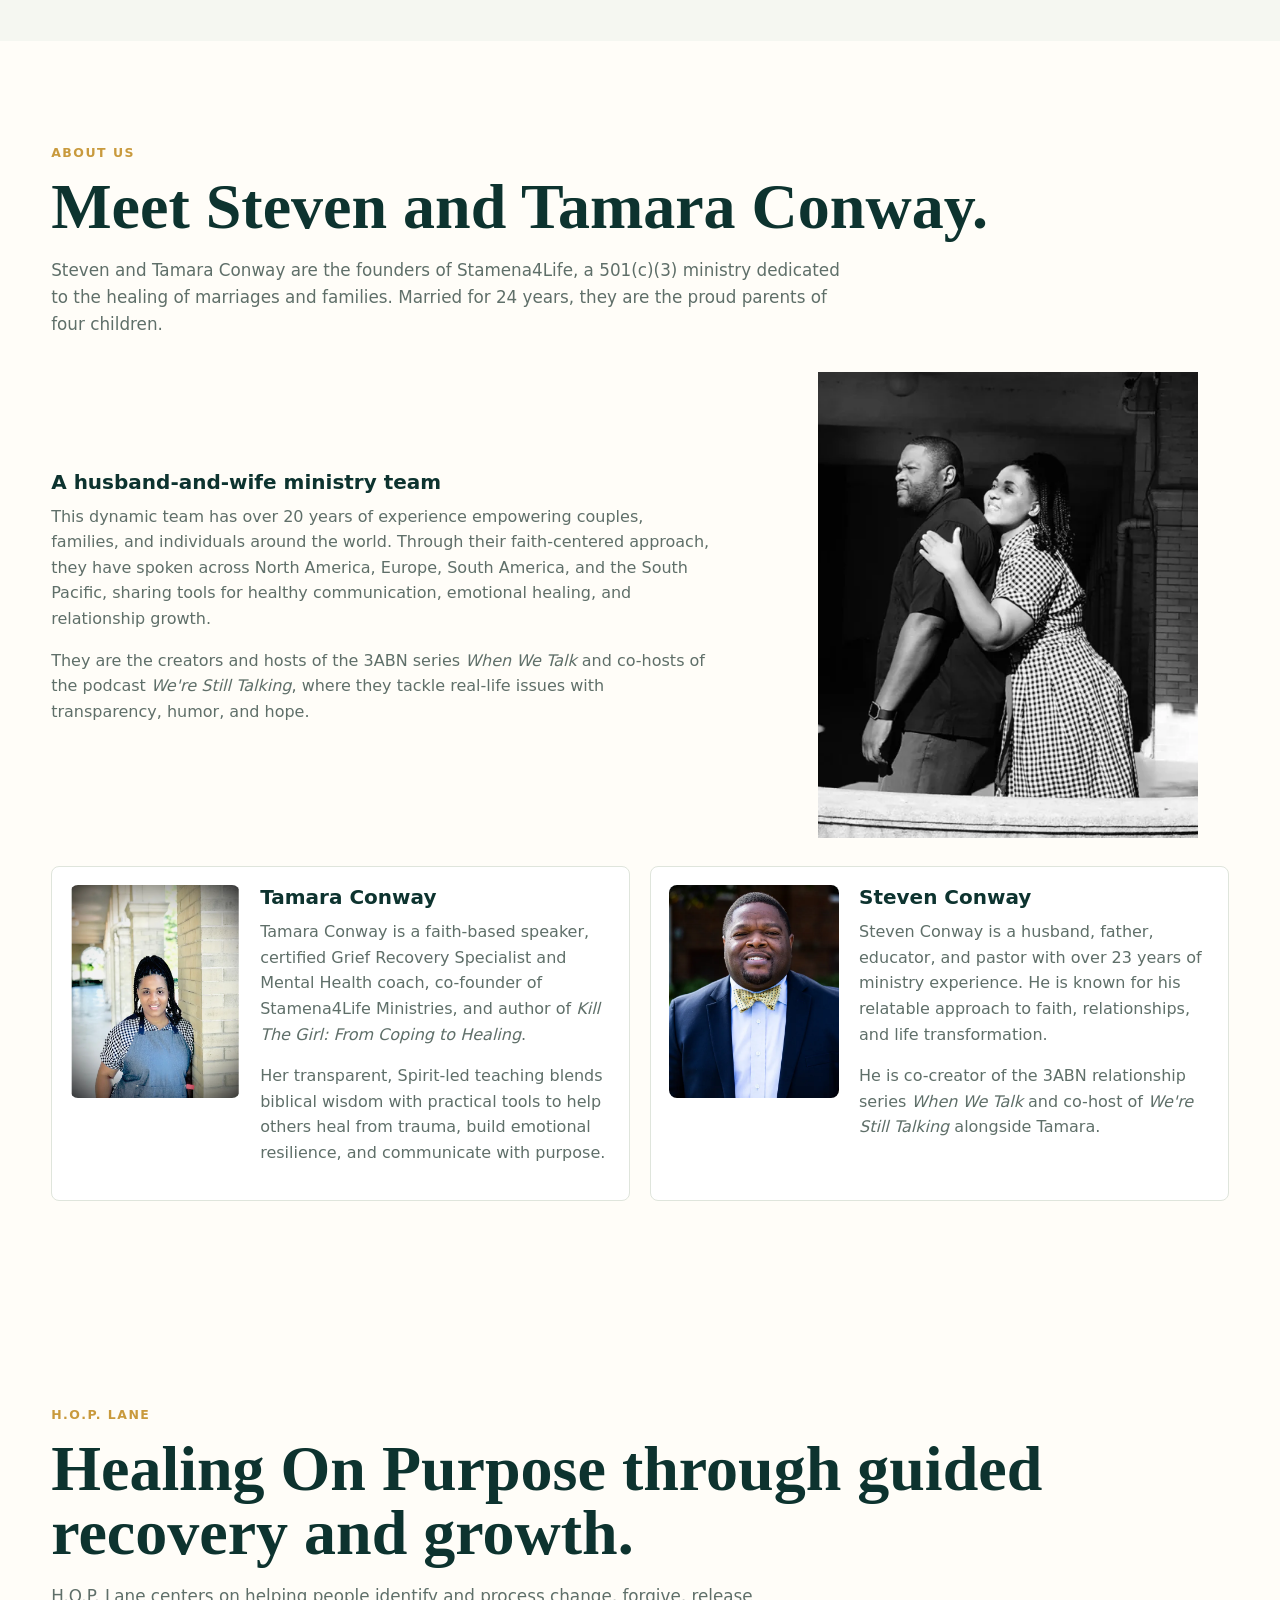
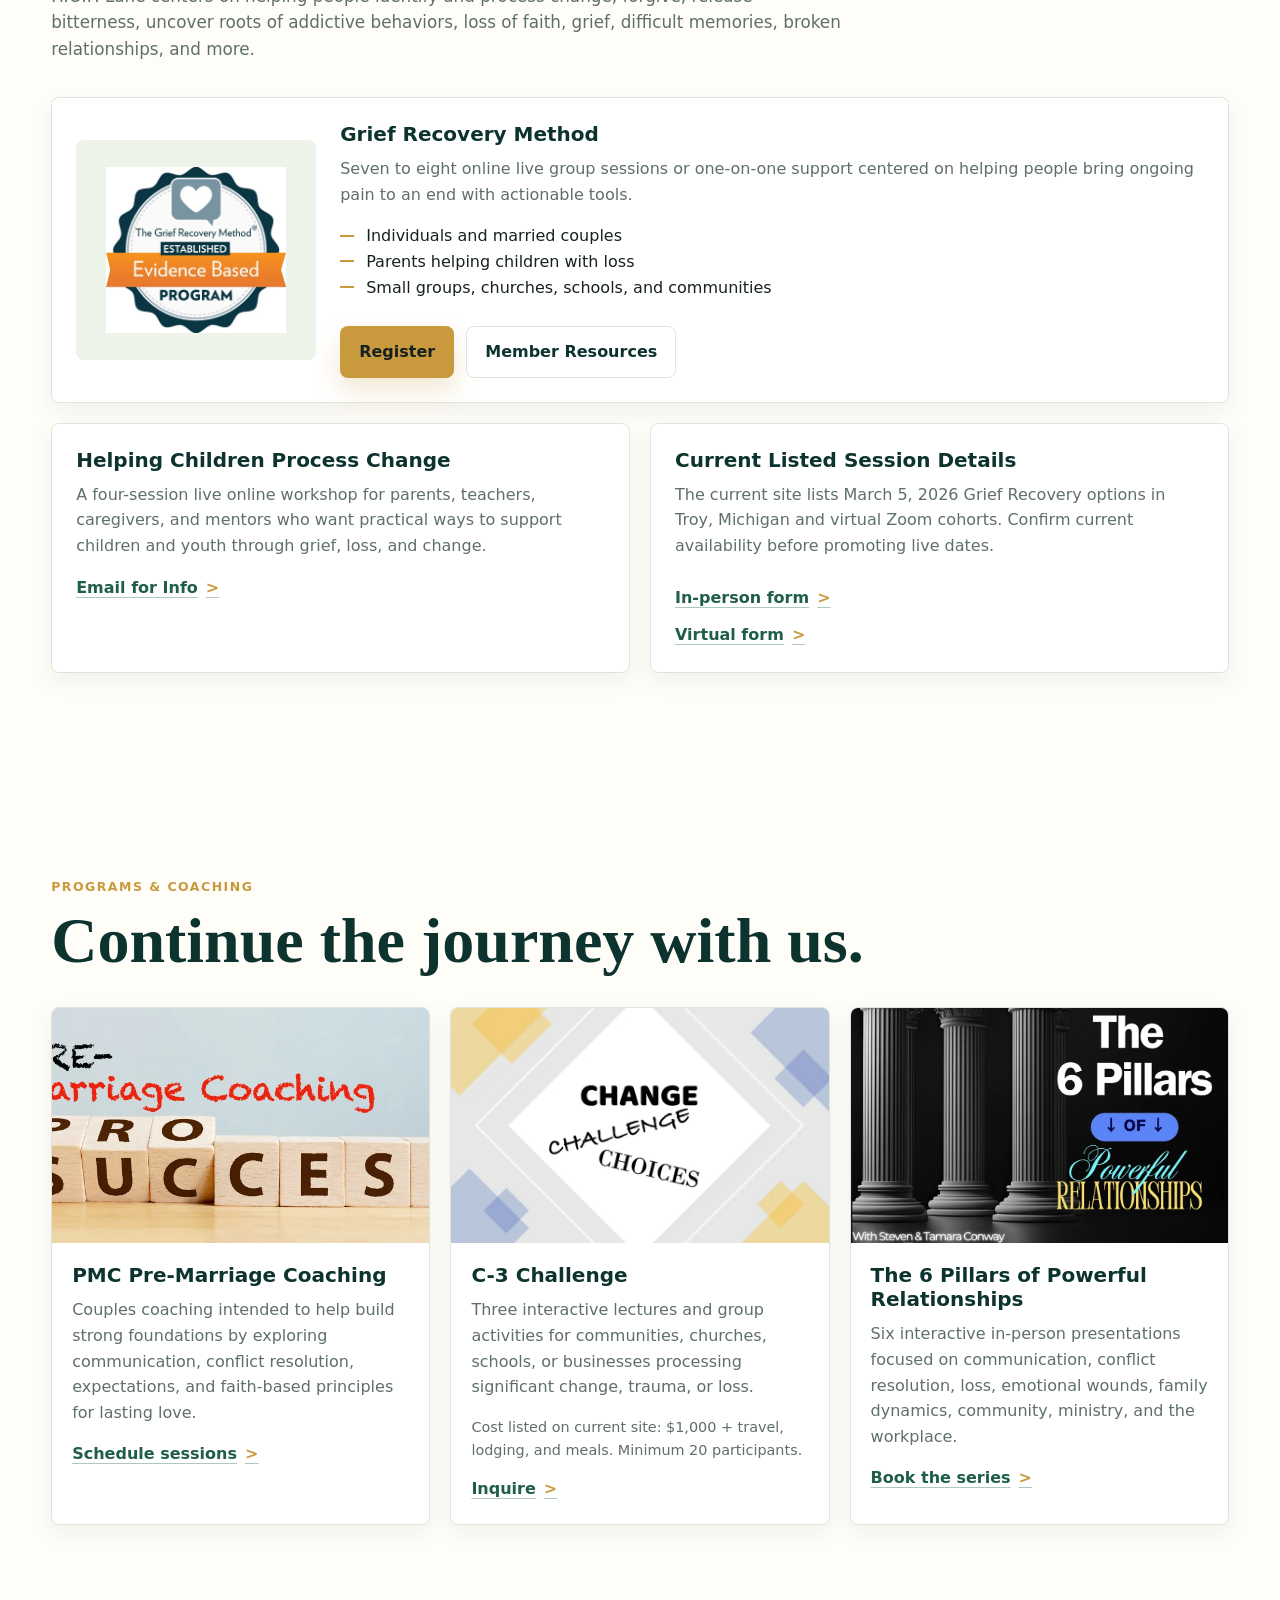
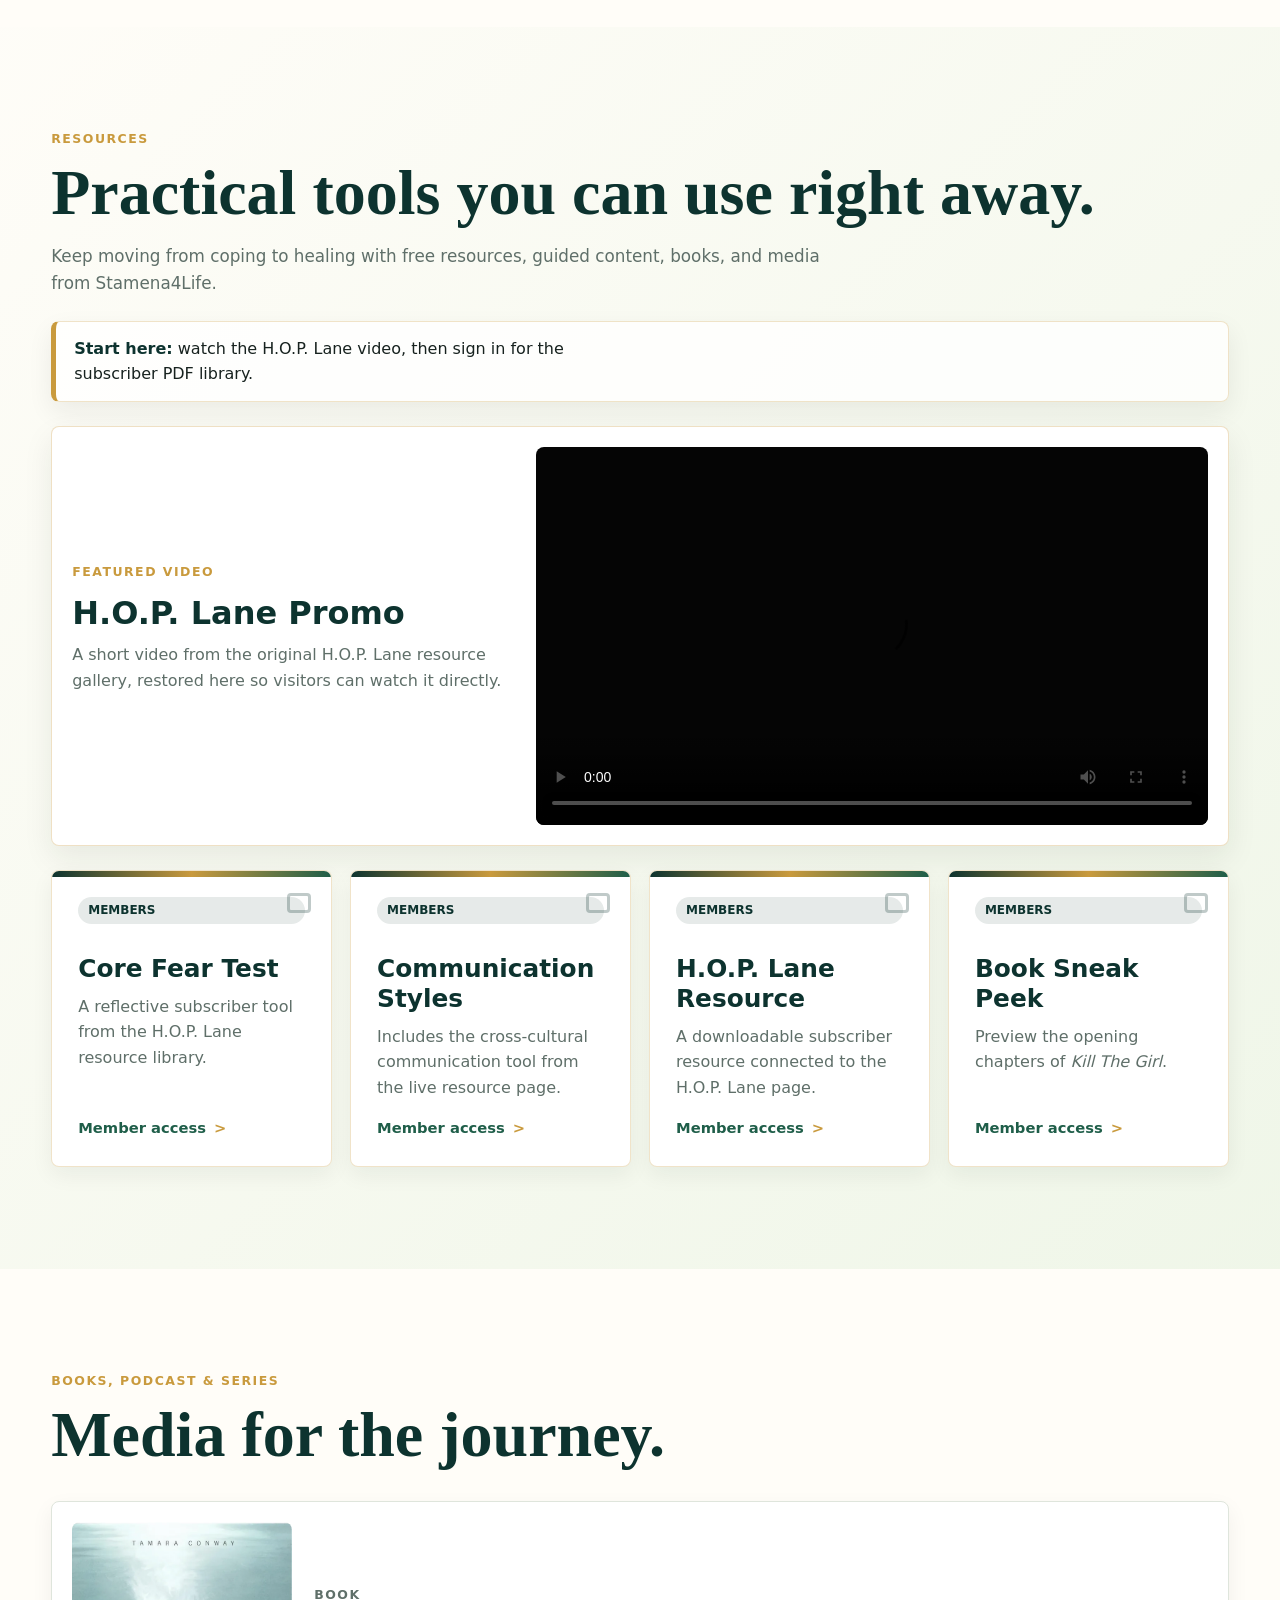
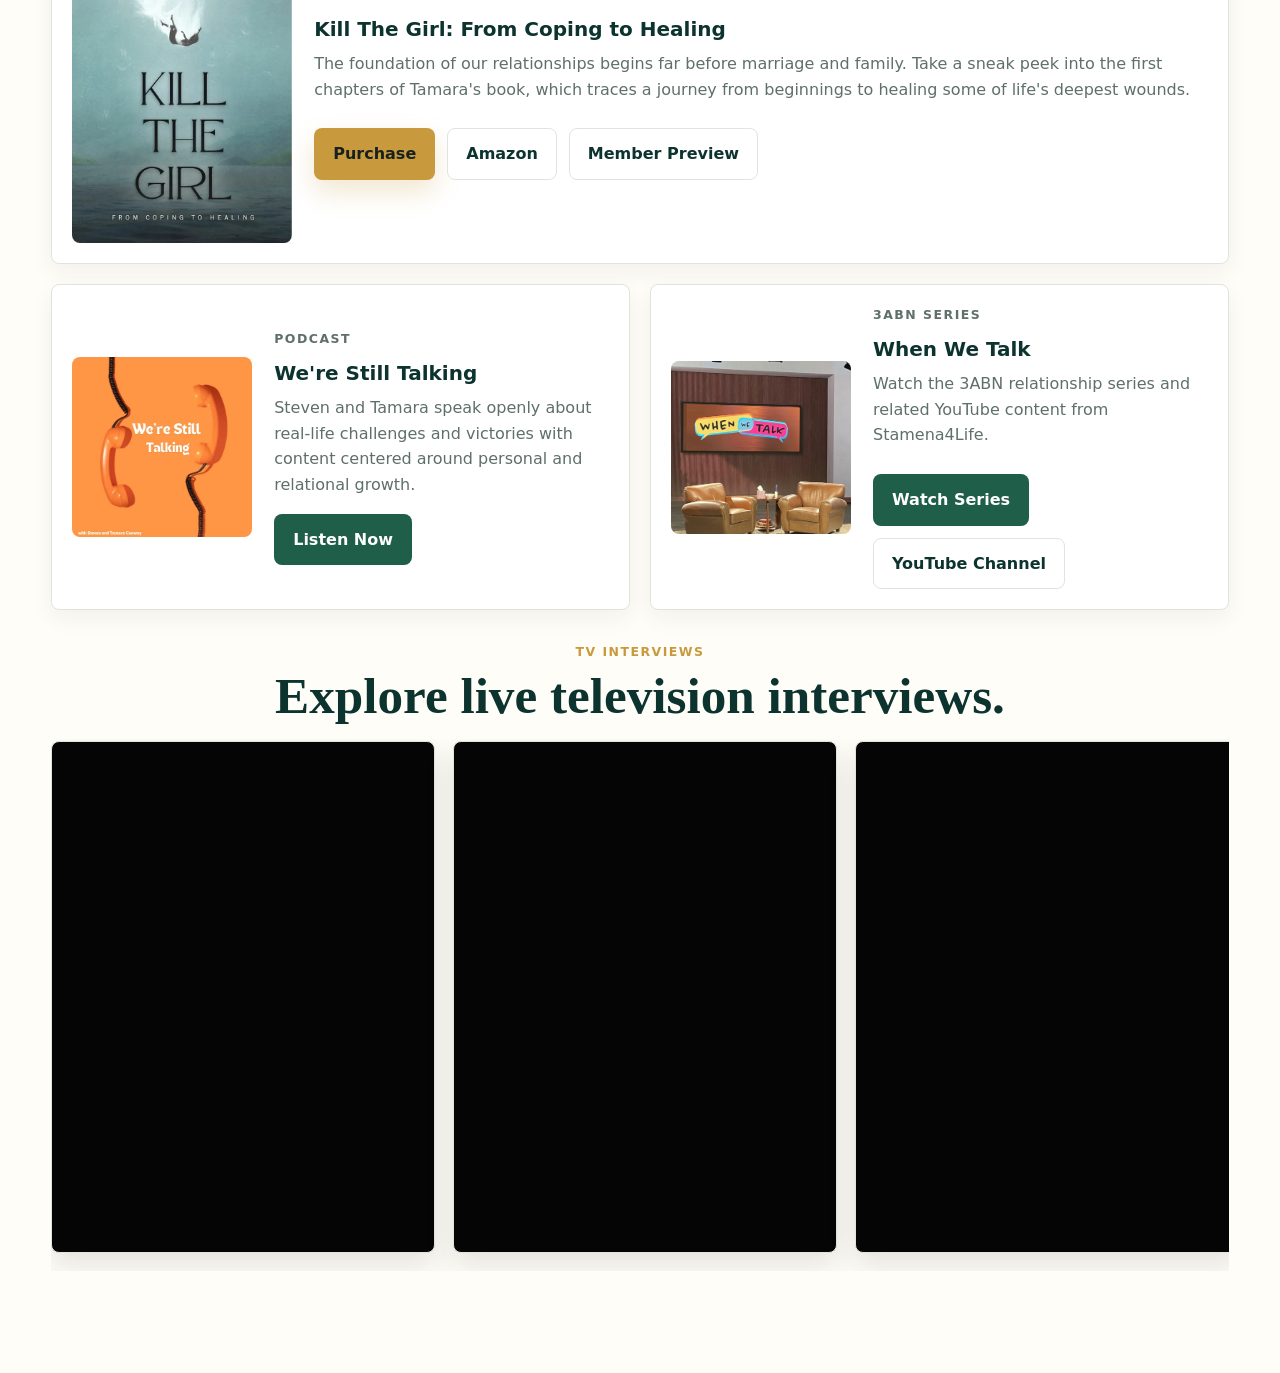
<file: plans-pricing/index.html>
<!doctype html><html lang="en"><head><meta charset="utf-8"><meta name="viewport" content="width=device-width, initial-scale=1"><meta http-equiv="refresh" content="0; url=/#support"><title>Plans | Stamena4Life</title></head><body><p><a href="/#support">Continue to Support</a></p></body></html>
</file>
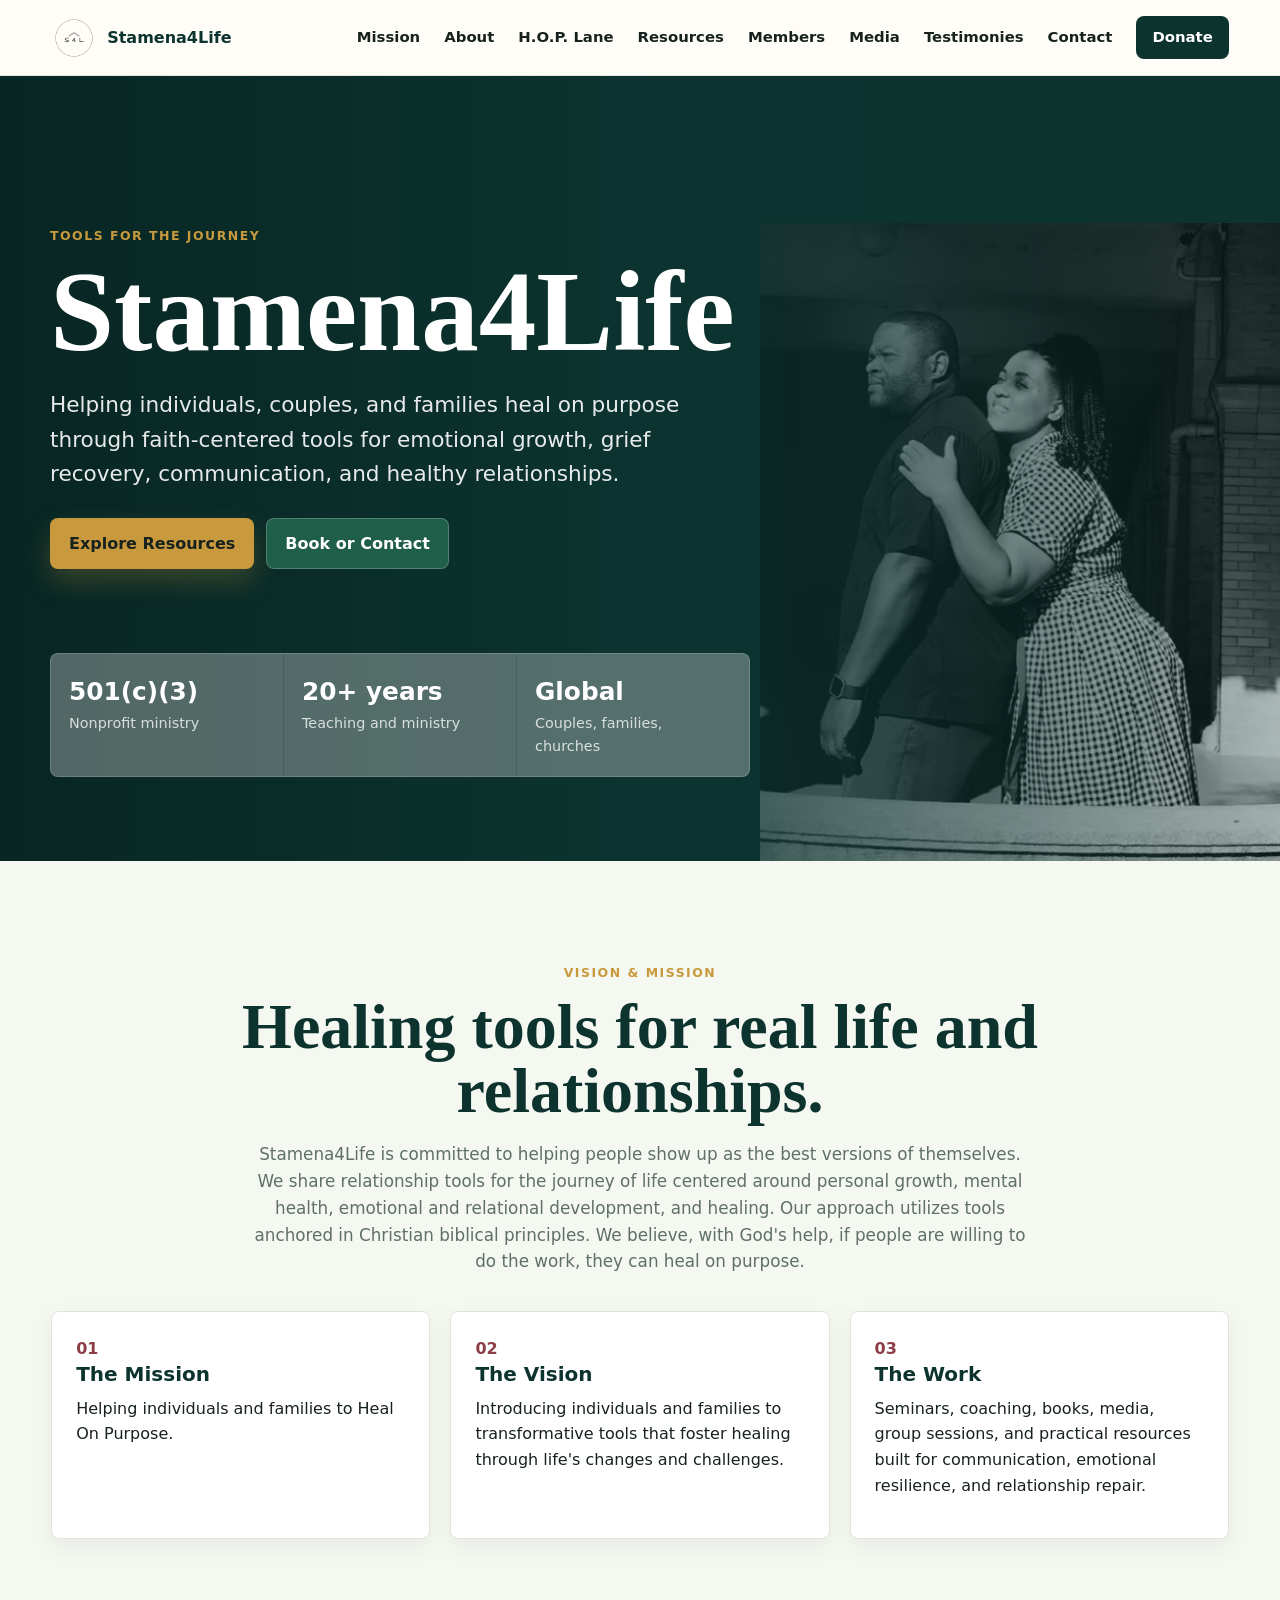
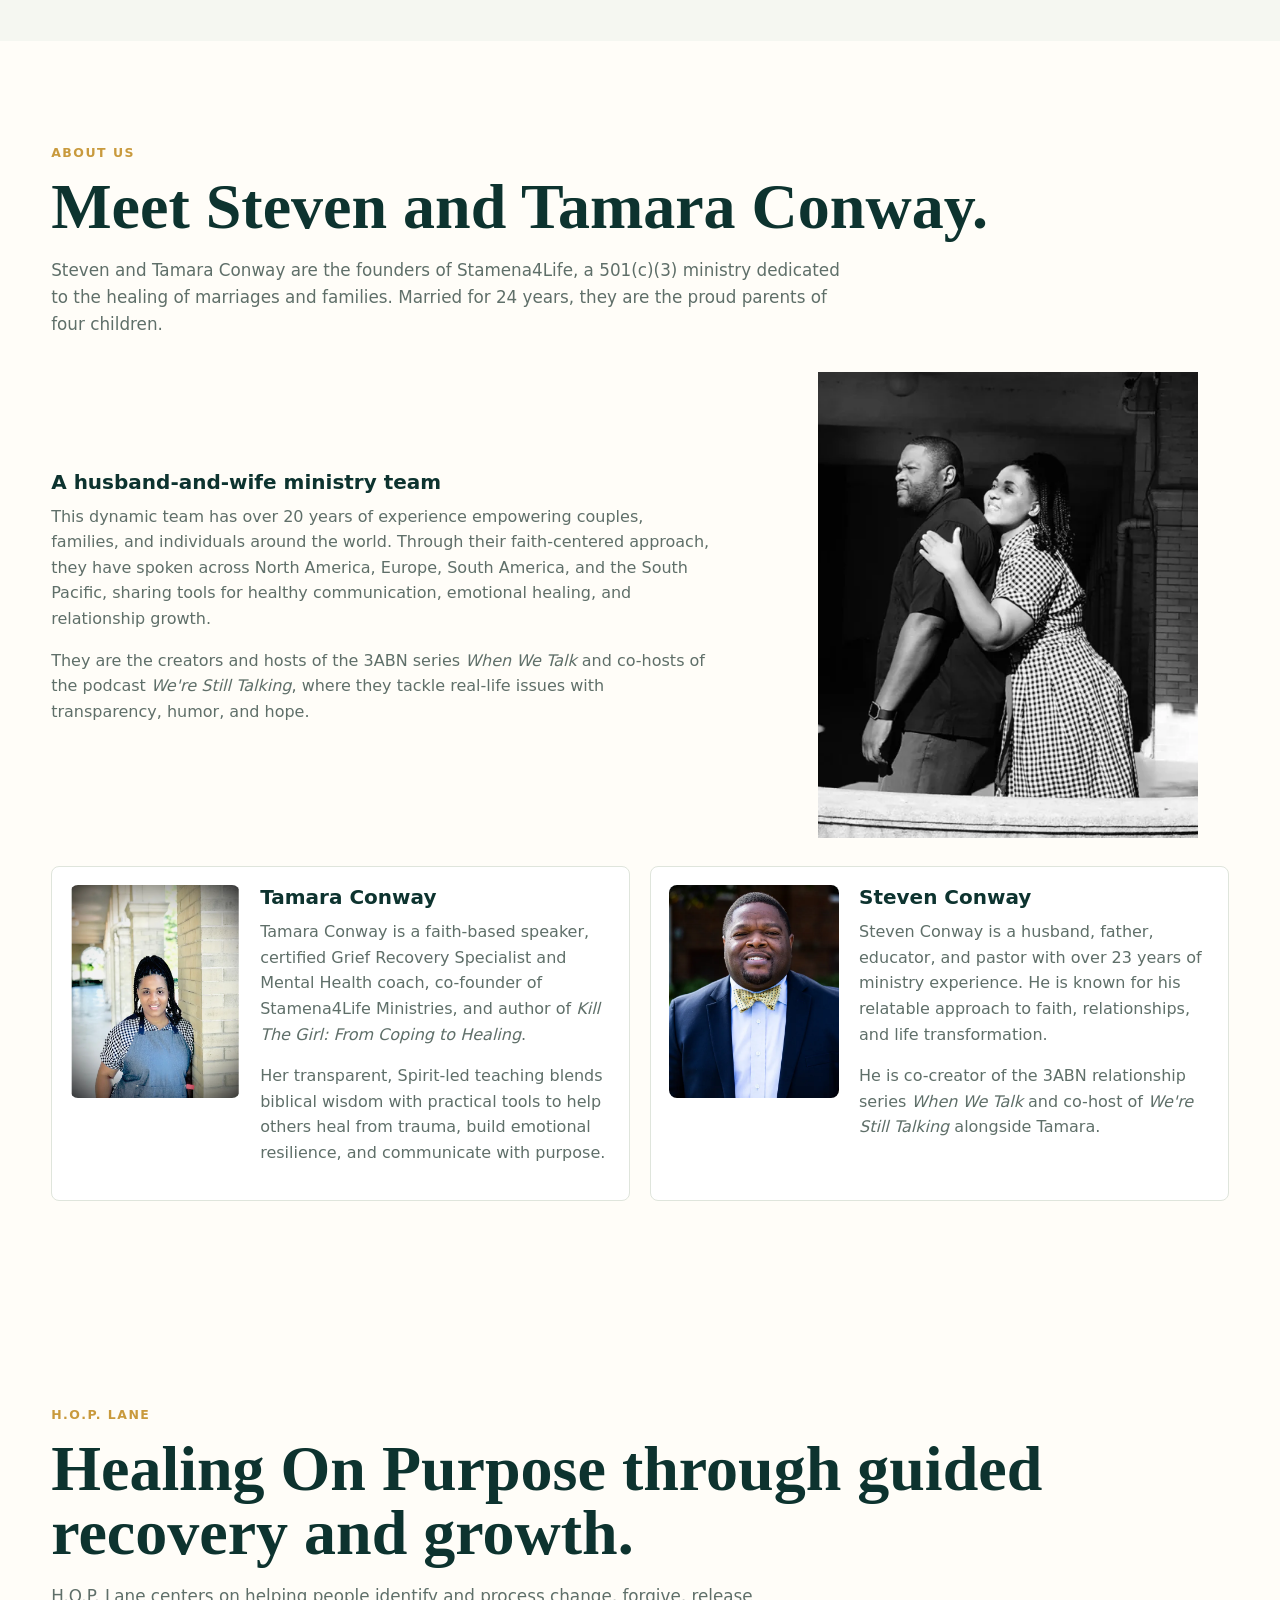
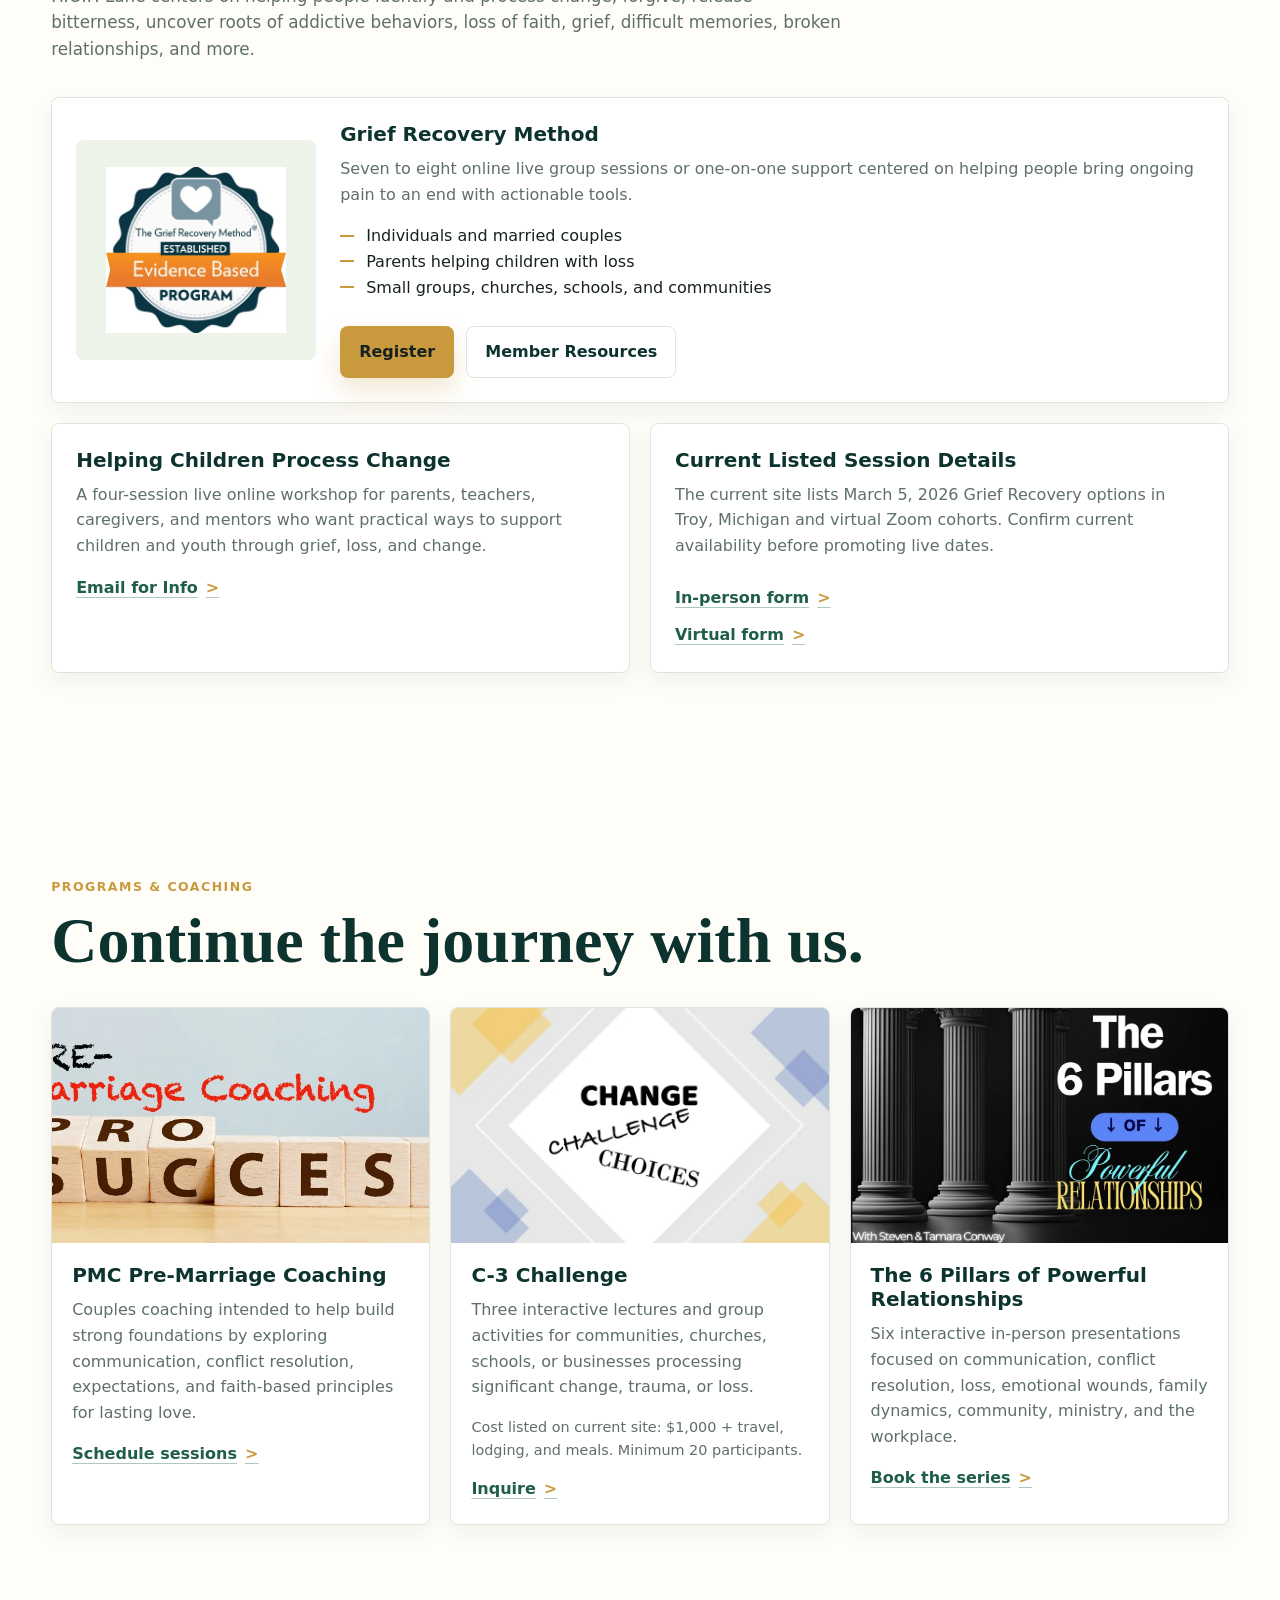
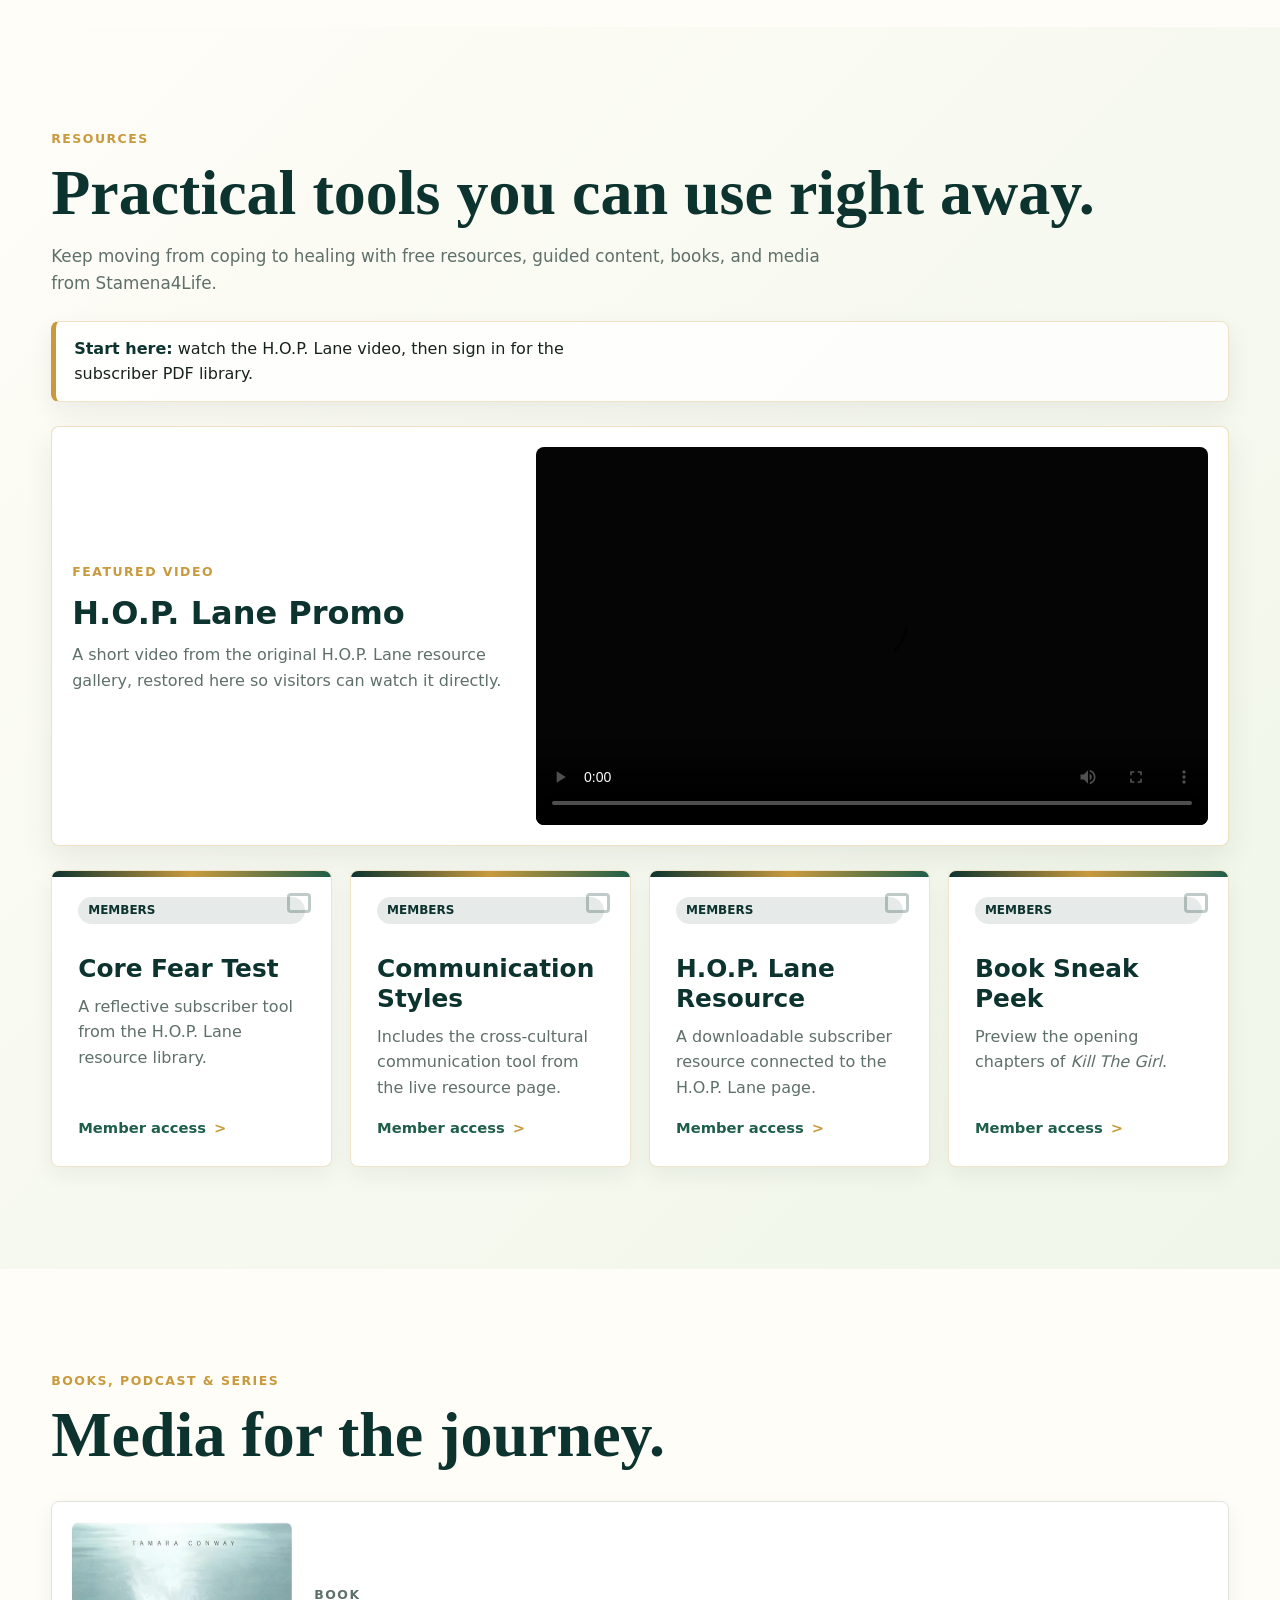
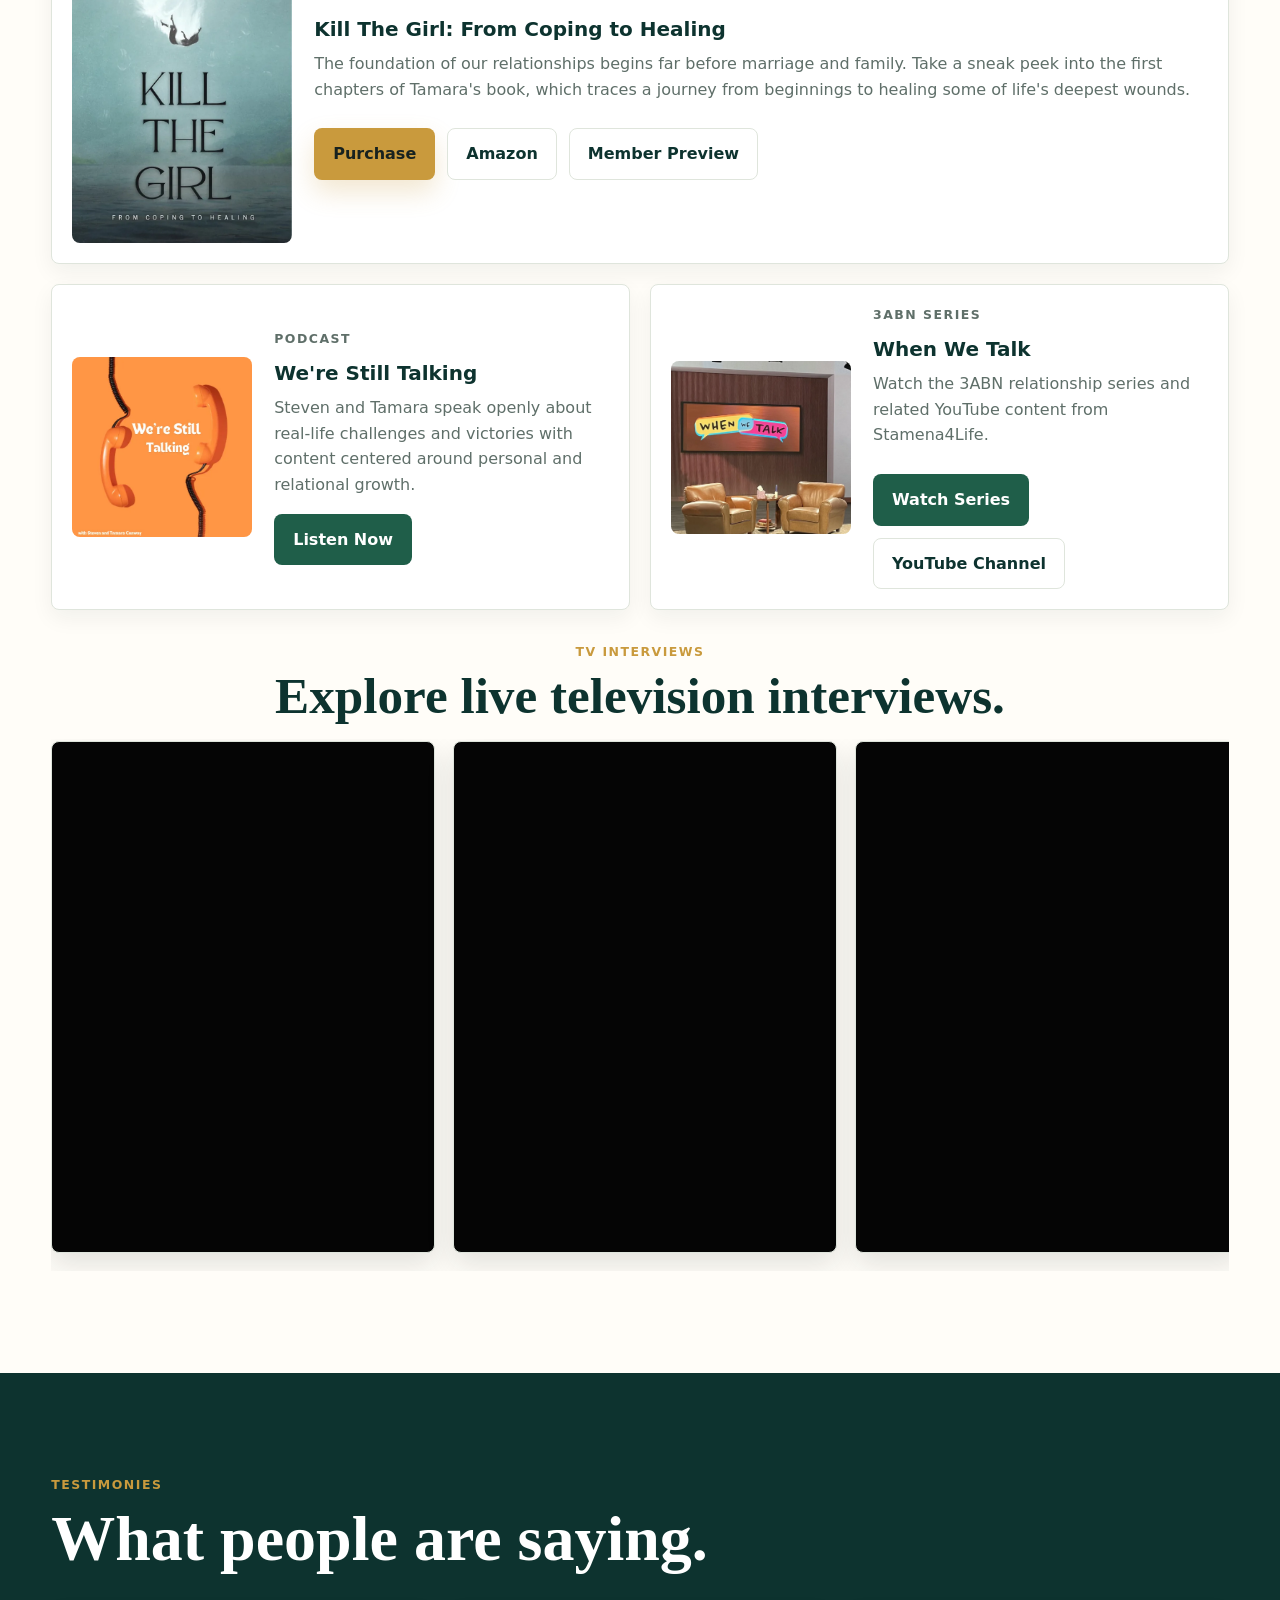
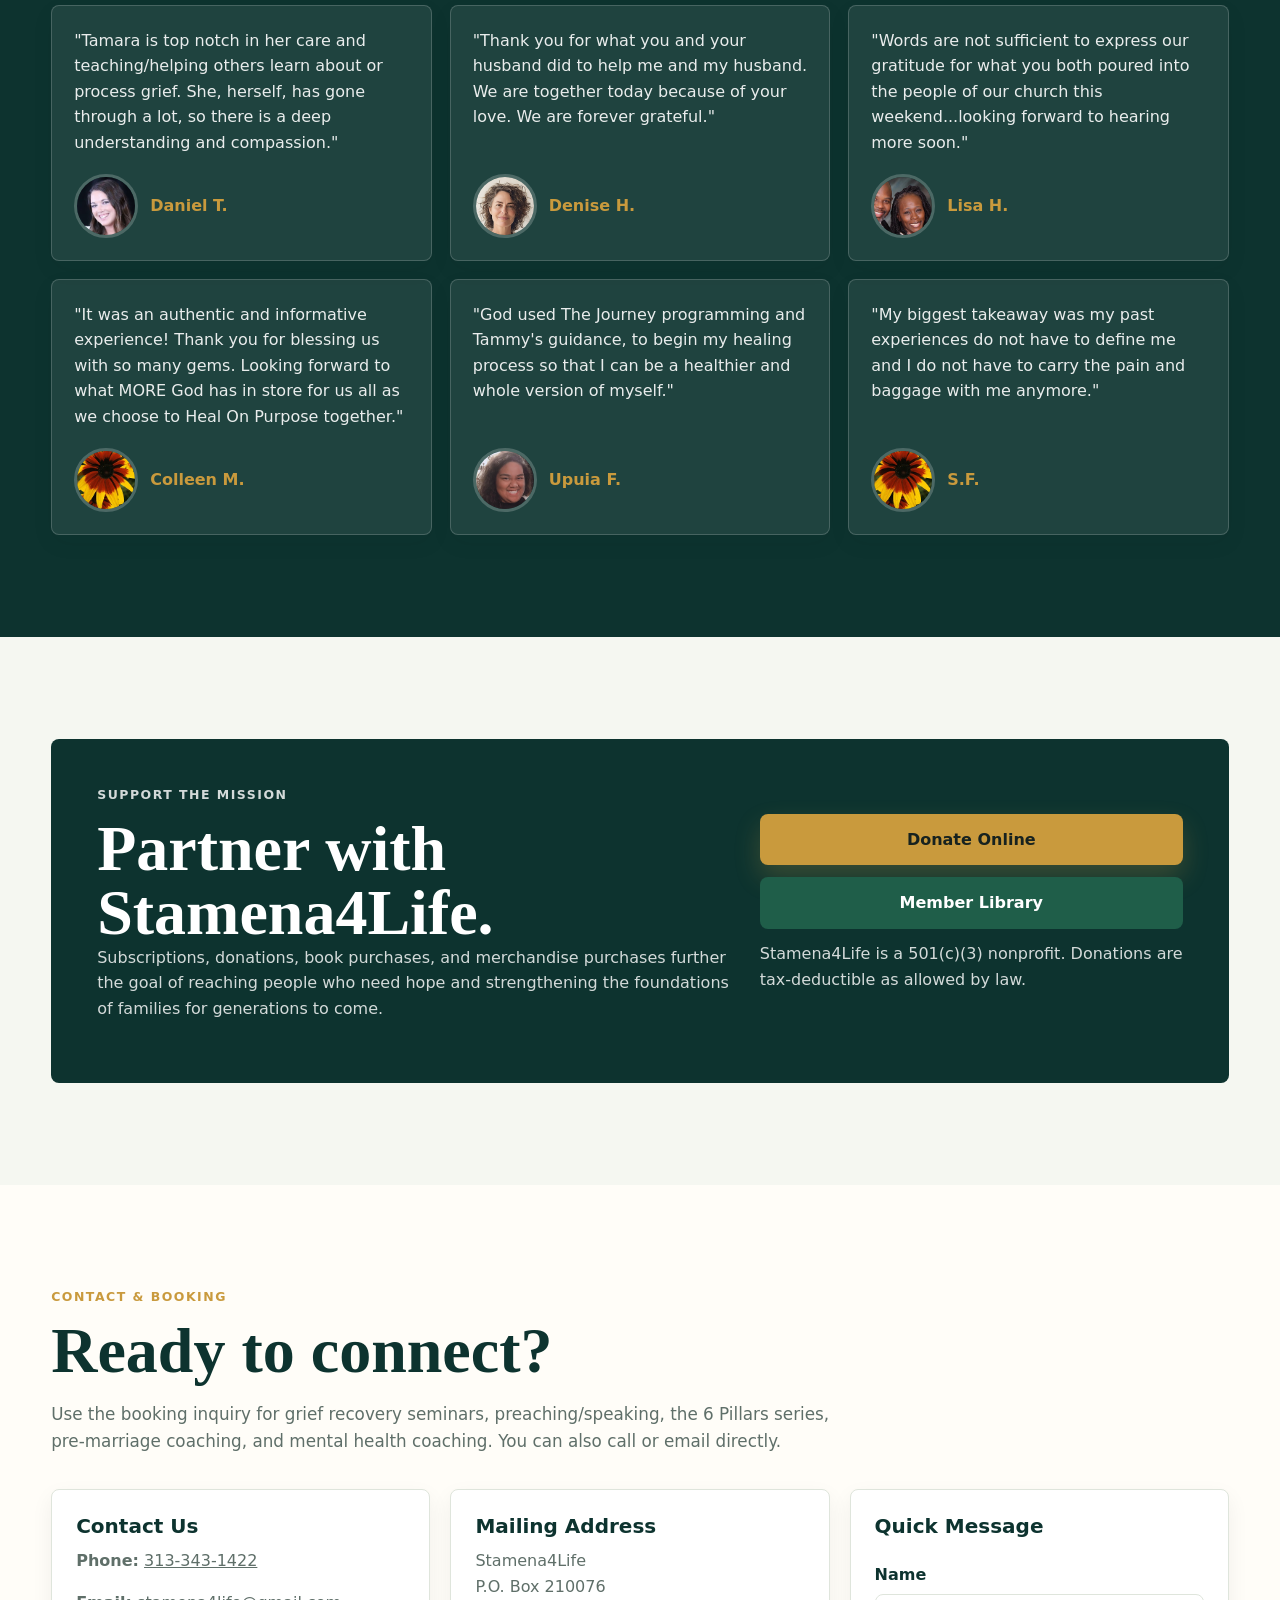
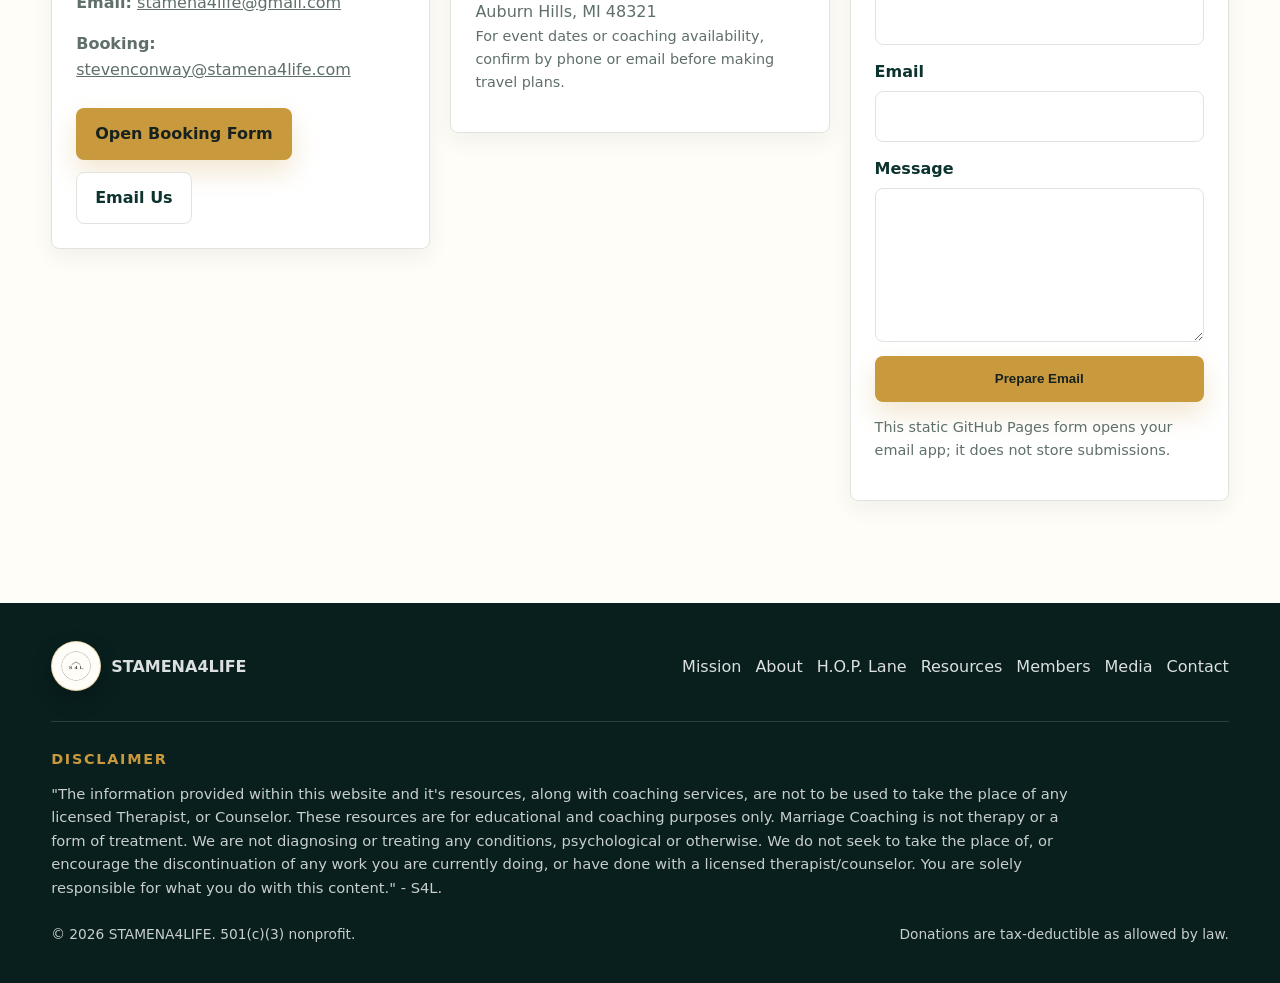
<file: pmc/index.html>
<!doctype html><html lang="en"><head><meta charset="utf-8"><meta name="viewport" content="width=device-width, initial-scale=1"><meta http-equiv="refresh" content="0; url=/#support"><title>PMC | Stamena4Life</title></head><body><p><a href="/#support">Continue to Programs and Support</a></p></body></html>
</file>
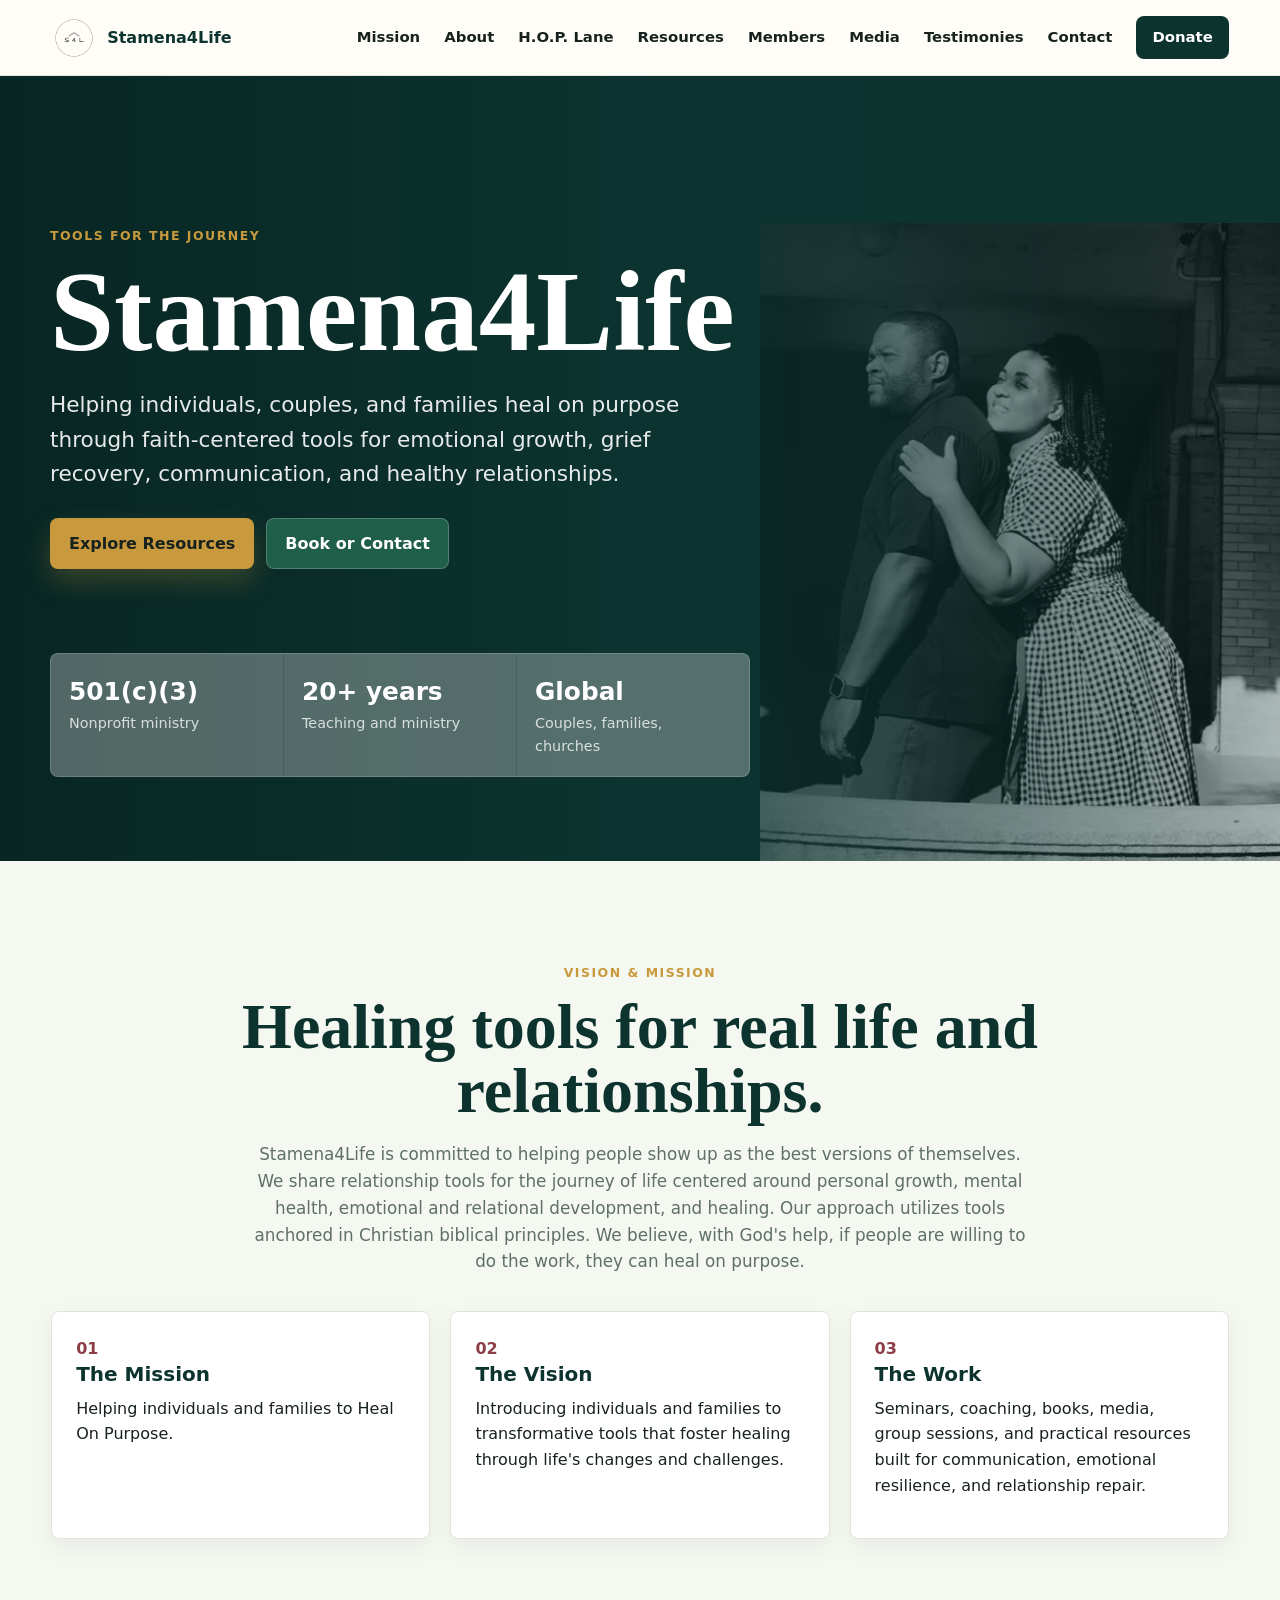
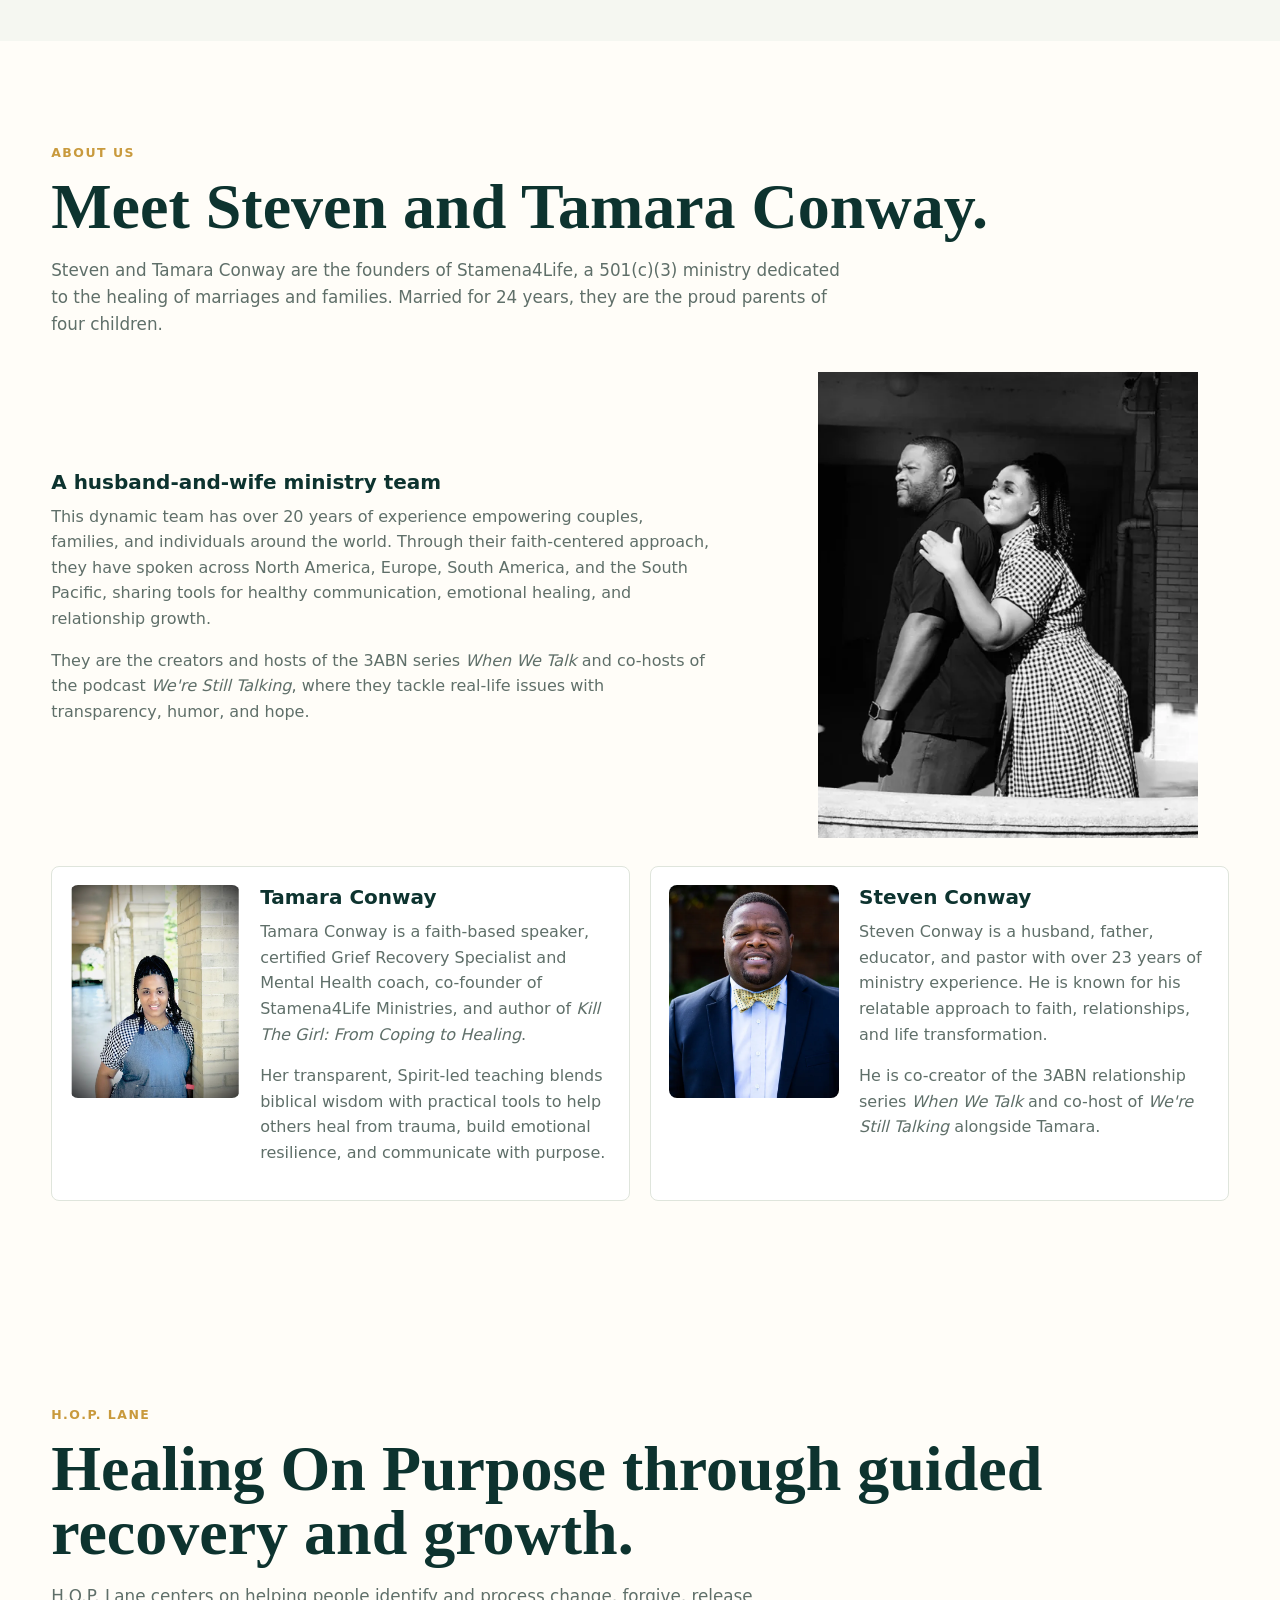
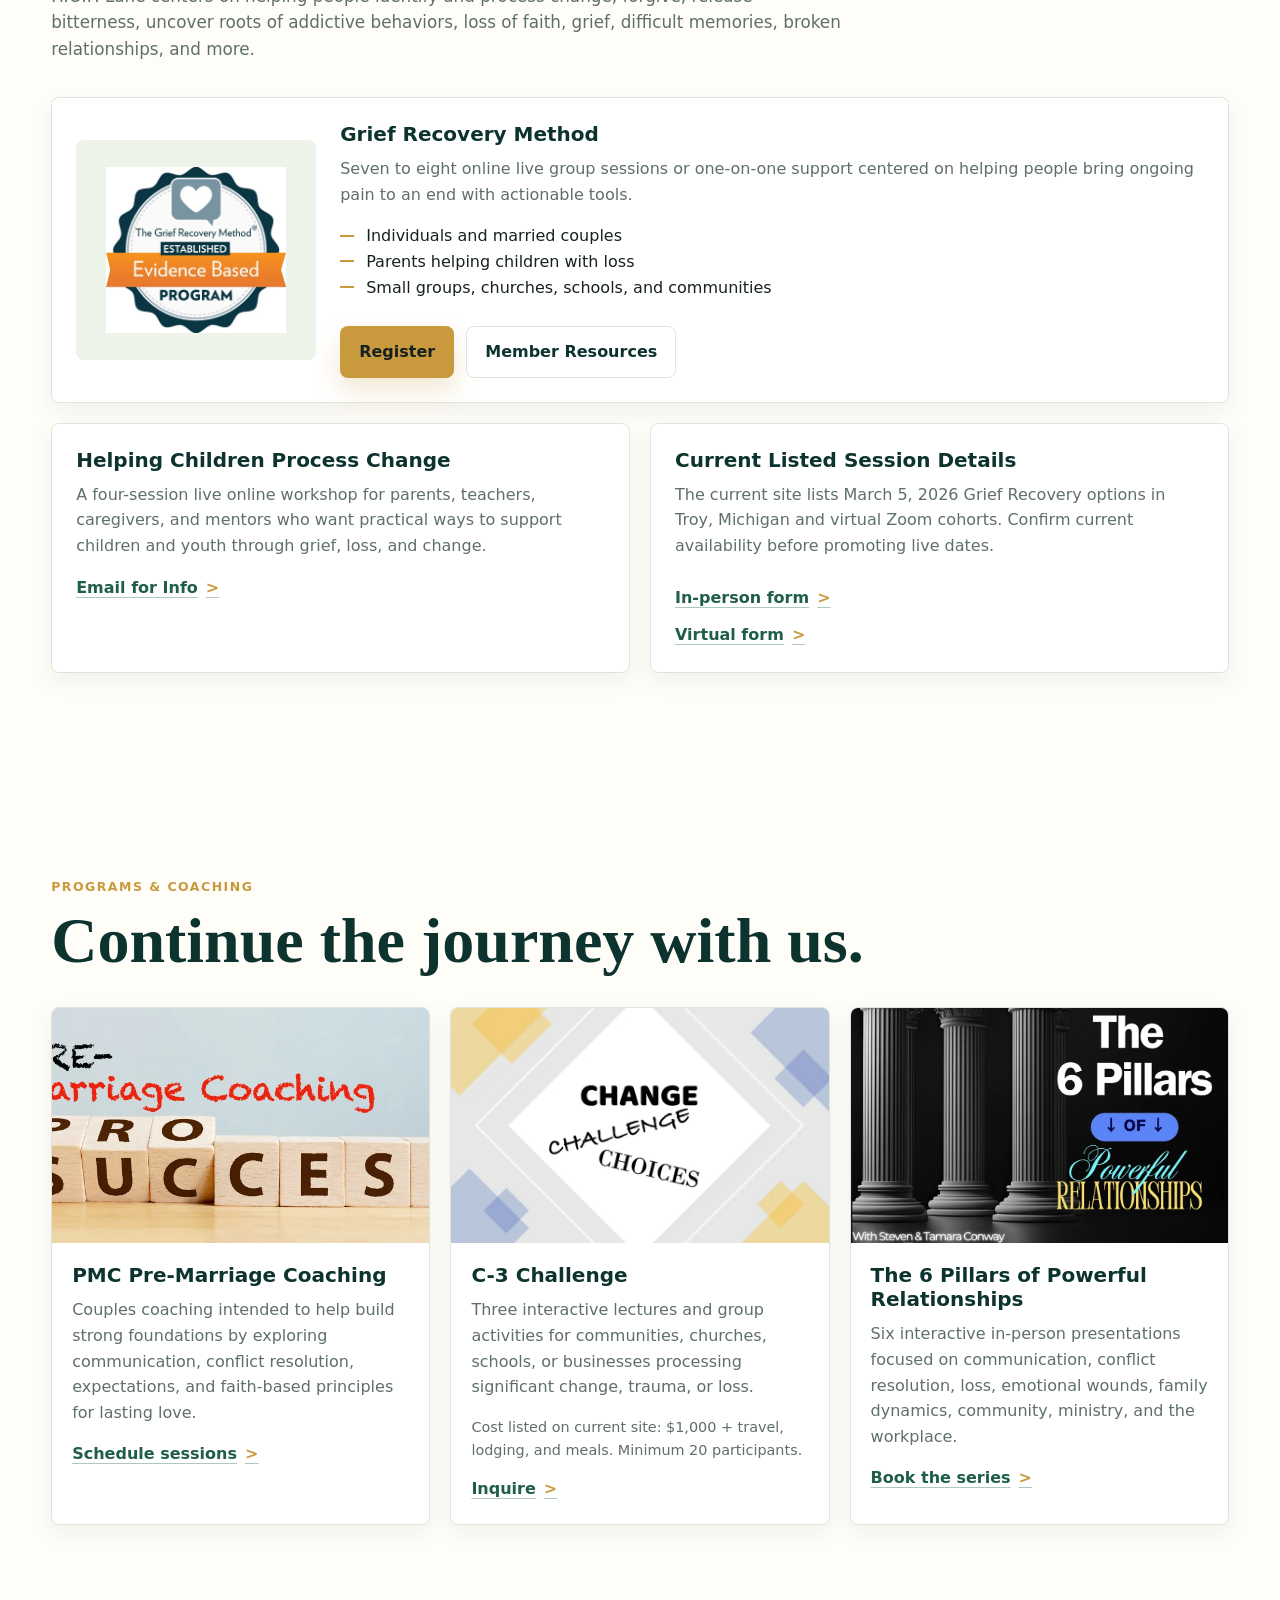
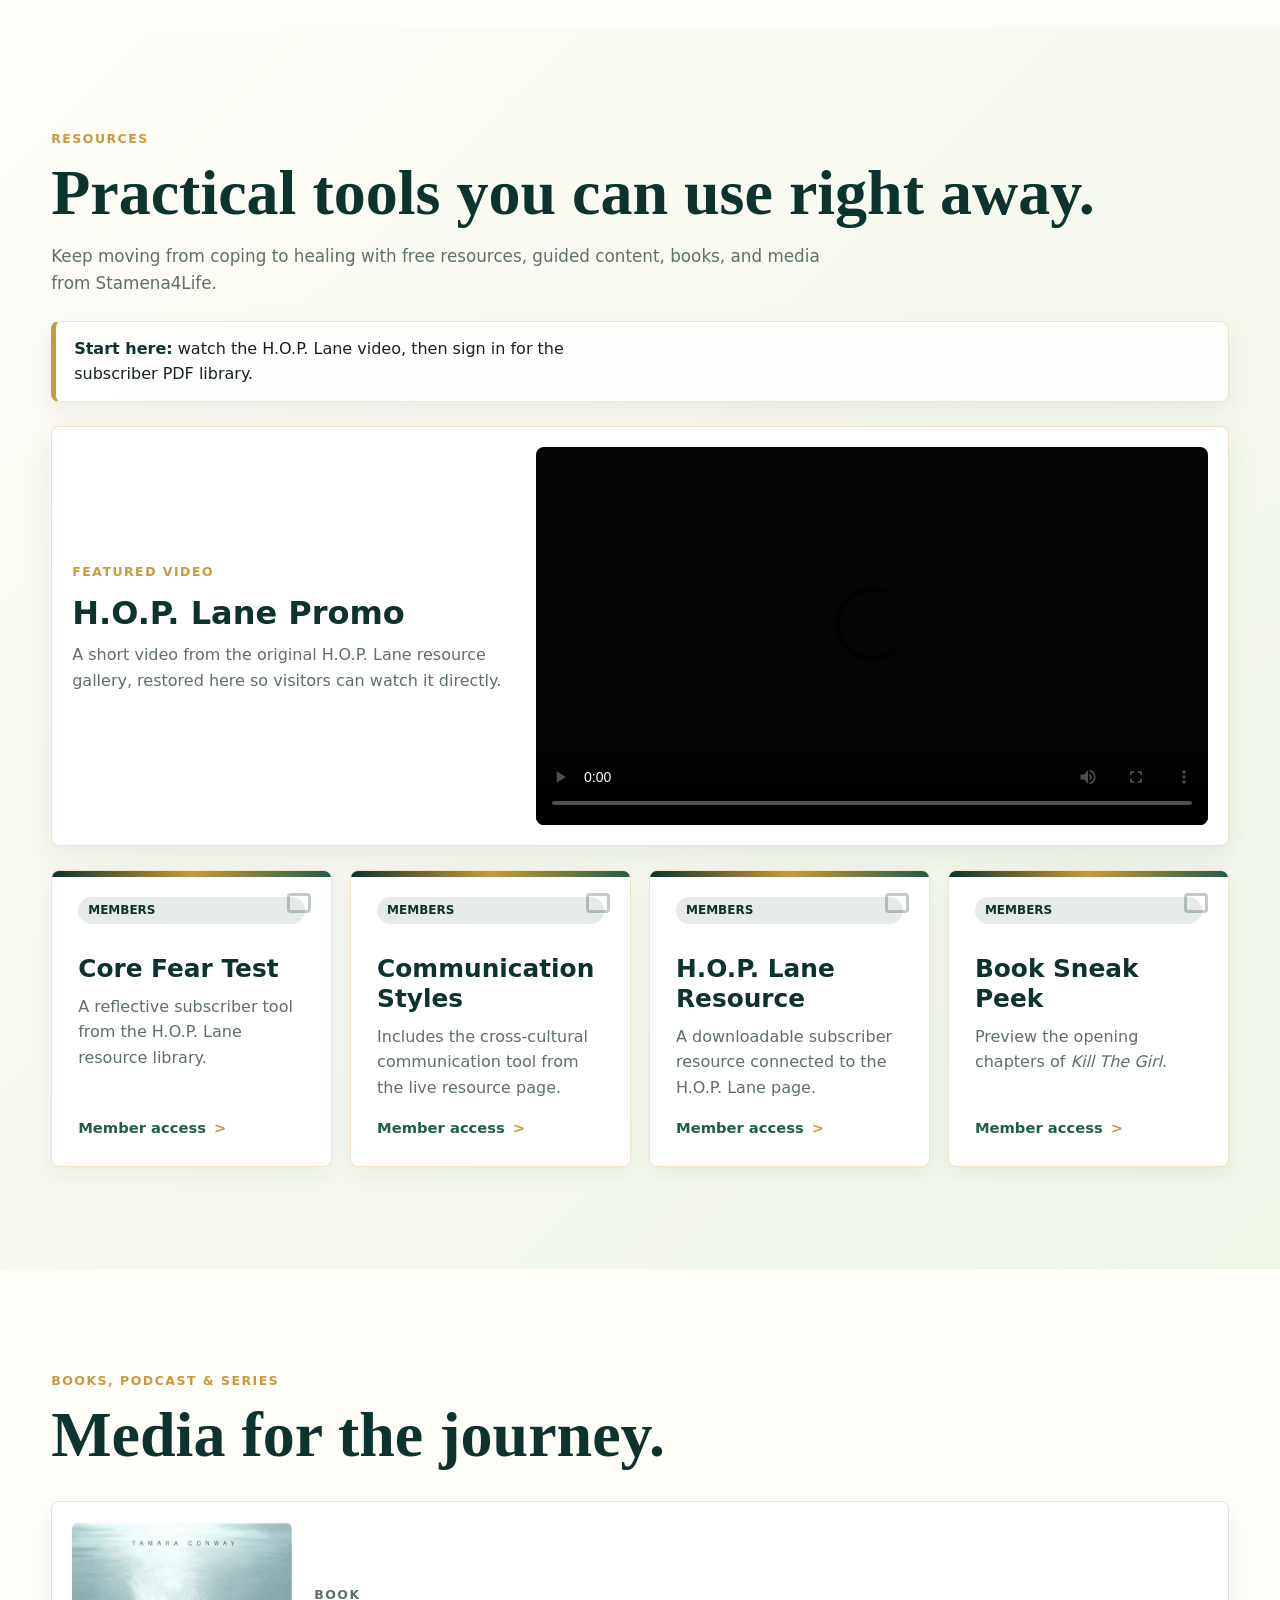
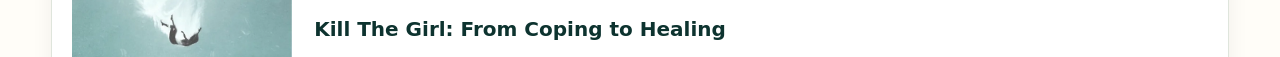
<file: resources/index.html>
<!doctype html><html lang="en"><head><meta charset="utf-8"><meta name="viewport" content="width=device-width, initial-scale=1"><meta http-equiv="refresh" content="0; url=/#resources"><title>Resources | Stamena4Life</title></head><body><p><a href="/#resources">Continue to Resources</a></p></body></html>
</file>
<file: styles.css>
:root {
  --ink: #17221f;
  --muted: #5f6f69;
  --deep: #0d332f;
  --green: #1f5e49;
  --moss: #6f8a56;
  --gold: #c99a3d;
  --rose: #8b3e46;
  --paper: #fffdf8;
  --soft: #f5f7f1;
  --line: #dfe5dc;
  --white: #ffffff;
  --shadow: 0 18px 45px rgba(23, 34, 31, 0.12);
  --radius: 8px;
  --max: 1180px;
}

* {
  box-sizing: border-box;
}

html {
  scroll-behavior: smooth;
  scroll-padding-top: 86px;
}

body {
  margin: 0;
  color: var(--ink);
  background: var(--paper);
  font-family: Inter, ui-sans-serif, system-ui, -apple-system, BlinkMacSystemFont, "Segoe UI", sans-serif;
  line-height: 1.6;
  text-rendering: optimizeLegibility;
}

img {
  display: block;
  max-width: 100%;
}

a {
  color: inherit;
}

.skip-link,
.sr-only {
  position: absolute;
  width: 1px;
  height: 1px;
  padding: 0;
  overflow: hidden;
  clip: rect(0, 0, 0, 0);
  white-space: nowrap;
  border: 0;
}

.skip-link:focus {
  width: auto;
  height: auto;
  clip: auto;
  z-index: 20;
  top: 12px;
  left: 12px;
  padding: 10px 14px;
  background: var(--gold);
  color: var(--ink);
  font-weight: 800;
}

.site-header {
  position: sticky;
  top: 0;
  z-index: 10;
  display: flex;
  align-items: center;
  justify-content: space-between;
  min-height: 76px;
  padding: 12px clamp(18px, 4vw, 52px);
  background: rgba(255, 253, 248, 0.94);
  border-bottom: 1px solid rgba(223, 229, 220, 0.9);
  backdrop-filter: blur(16px);
}

.brand {
  display: inline-flex;
  align-items: center;
  gap: 10px;
  color: var(--deep);
  font-weight: 900;
  letter-spacing: 0;
  text-decoration: none;
}

.brand img {
  width: 46px;
  height: 46px;
  object-fit: contain;
}

.site-nav {
  display: flex;
  align-items: center;
  gap: clamp(14px, 2vw, 24px);
  font-size: 0.93rem;
  font-weight: 750;
}

.site-nav a {
  position: relative;
  text-decoration: none;
  color: var(--ink);
}

.site-nav a:not(.nav-cta)::after {
  content: "";
  position: absolute;
  left: 0;
  right: 0;
  bottom: -8px;
  height: 2px;
  background: var(--gold);
  transform: scaleX(0);
  transform-origin: left;
  transition: transform 180ms ease;
}

.site-nav a:hover::after,
.site-nav a:focus-visible::after {
  transform: scaleX(1);
}

.nav-cta {
  padding: 10px 16px;
  color: var(--white) !important;
  background: var(--deep);
  border-radius: var(--radius);
}

.nav-toggle {
  display: none;
  width: 42px;
  height: 42px;
  border: 1px solid var(--line);
  border-radius: var(--radius);
  background: var(--white);
}

.nav-toggle span:not(.sr-only) {
  display: block;
  width: 18px;
  height: 2px;
  margin: 4px auto;
  background: var(--deep);
}

.hero {
  min-height: 78svh;
  color: var(--white);
  background:
    linear-gradient(90deg, rgba(8, 38, 35, 0.98) 0%, rgba(12, 51, 47, 0.88) 48%, rgba(12, 51, 47, 0.35) 100%),
    url("assets/hero-conways.webp") right bottom / min(45vw, 520px) auto no-repeat,
    var(--deep);
}

.hero-inner {
  width: min(var(--max), calc(100% - 36px));
  margin: 0 auto;
  padding: clamp(86px, 13vw, 150px) 0 clamp(48px, 8vw, 84px);
}

.eyebrow {
  margin: 0 0 12px;
  color: var(--gold);
  font-size: 0.78rem;
  font-weight: 900;
  letter-spacing: 0.12em;
  text-transform: uppercase;
}

.hero h1 {
  margin: 0;
  max-width: 760px;
  font-family: Georgia, "Times New Roman", serif;
  font-size: clamp(3rem, 9vw, 7.5rem);
  line-height: 0.92;
  letter-spacing: 0;
}

.hero-lede {
  width: min(680px, 100%);
  margin: 24px 0 0;
  color: rgba(255, 255, 255, 0.9);
  font-size: clamp(1.08rem, 2vw, 1.35rem);
}

.hero-actions,
.inline-actions {
  display: flex;
  flex-wrap: wrap;
  gap: 12px;
  align-items: center;
  margin-top: 26px;
}

.button {
  display: inline-flex;
  align-items: center;
  justify-content: center;
  min-height: 46px;
  padding: 12px 18px;
  border: 1px solid transparent;
  border-radius: var(--radius);
  font-weight: 850;
  text-decoration: none;
  cursor: pointer;
  transition: transform 160ms ease, box-shadow 160ms ease, background 160ms ease;
}

.button:hover,
.button:focus-visible {
  transform: translateY(-1px);
}

.button.primary {
  color: var(--ink);
  background: var(--gold);
  box-shadow: 0 12px 26px rgba(201, 154, 61, 0.24);
}

.button.secondary {
  color: var(--white);
  background: var(--green);
}

.button.quiet {
  color: var(--deep);
  background: var(--white);
  border-color: var(--line);
}

.button:disabled {
  color: rgba(23, 34, 31, 0.62);
  background: var(--soft);
  border-color: var(--line);
  box-shadow: none;
  cursor: not-allowed;
  transform: none;
}

.hero .button.quiet,
.hero .button.secondary {
  border-color: rgba(255, 255, 255, 0.22);
}

.hero-proof {
  display: grid;
  grid-template-columns: repeat(3, minmax(0, 1fr));
  gap: 1px;
  width: min(700px, 100%);
  padding: 0;
  margin: clamp(42px, 8vw, 84px) 0 0;
  list-style: none;
  background: rgba(255, 255, 255, 0.24);
  border: 1px solid rgba(255, 255, 255, 0.24);
  border-radius: var(--radius);
  overflow: hidden;
}

.hero-proof li {
  padding: 18px;
  background: rgba(255, 255, 255, 0.08);
}

.hero-proof strong {
  display: block;
  font-size: clamp(1.2rem, 2vw, 1.55rem);
}

.hero-proof span {
  display: block;
  color: rgba(255, 255, 255, 0.78);
  font-size: 0.9rem;
}

.section {
  scroll-margin-top: 86px;
  padding: clamp(58px, 8vw, 102px) clamp(18px, 4vw, 52px);
}

.section-header {
  width: min(var(--max), 100%);
  margin: 0 auto 34px;
}

.section-header.compact {
  width: min(900px, 100%);
  text-align: center;
}

.section h2 {
  margin: 0;
  color: var(--deep);
  font-family: Georgia, "Times New Roman", serif;
  font-size: clamp(2rem, 5vw, 4.25rem);
  line-height: 1;
  letter-spacing: 0;
}

.section-header p:not(.eyebrow) {
  max-width: 790px;
  margin: 18px 0 0;
  color: var(--muted);
  font-size: 1.05rem;
}

.section-header.compact p:not(.eyebrow) {
  margin-left: auto;
  margin-right: auto;
}

.mission-band,
.support-section {
  background: var(--soft);
}

.resource-section {
  background:
    linear-gradient(135deg, rgba(255, 253, 248, 0.95), rgba(239, 246, 232, 0.96)),
    var(--soft);
}

.mission-grid,
.bio-grid,
.program-grid,
.offering-grid,
.resource-grid,
.testimonial-grid,
.contact-grid,
.media-grid {
  width: min(var(--max), 100%);
  margin: 0 auto;
}

.mission-grid {
  display: grid;
  grid-template-columns: repeat(3, minmax(0, 1fr));
  gap: 20px;
  margin-top: 36px;
}

.mission-grid article,
.program-card,
.offering-card,
.resource-card,
.testimonial-grid figure,
.contact-card,
.contact-form,
.media-card {
  border: 1px solid var(--line);
  border-radius: var(--radius);
  background: var(--white);
  box-shadow: 0 8px 22px rgba(23, 34, 31, 0.06);
}

.mission-grid article {
  padding: 24px;
}

.mission-grid span {
  color: var(--rose);
  font-weight: 900;
}

h3 {
  margin: 0 0 10px;
  color: var(--deep);
  font-size: 1.25rem;
  line-height: 1.2;
}

p {
  margin-top: 0;
}

.about-feature {
  display: grid;
  grid-template-columns: minmax(0, 1.2fr) minmax(260px, 0.8fr);
  gap: clamp(28px, 6vw, 72px);
  align-items: center;
  width: min(var(--max), 100%);
  margin: 0 auto 28px;
}

.about-feature p,
.profile-card p,
.program-card p,
.offering-card p,
.media-card p,
.contact-card p {
  color: var(--muted);
}

.about-feature img {
  width: min(380px, 100%);
  justify-self: center;
}

.bio-grid {
  display: grid;
  grid-template-columns: repeat(2, minmax(0, 1fr));
  gap: 20px;
}

.profile-card {
  display: grid;
  grid-template-columns: 170px minmax(0, 1fr);
  gap: 20px;
  align-items: start;
  padding: 18px;
  border: 1px solid var(--line);
  border-radius: var(--radius);
  background: var(--white);
}

.profile-card img {
  width: 170px;
  aspect-ratio: 4 / 5;
  object-fit: cover;
  border-radius: var(--radius);
}

.program-section {
  background: var(--paper);
}

.program-grid {
  display: grid;
  grid-template-columns: repeat(2, minmax(0, 1fr));
  gap: 20px;
}

.program-card {
  padding: 24px;
}

.program-card.wide {
  display: grid;
  grid-column: 1 / -1;
  grid-template-columns: 240px minmax(0, 1fr);
  gap: 24px;
  align-items: center;
}

.program-image {
  display: grid;
  place-items: center;
  min-height: 220px;
  background: #eef3ea;
  border-radius: var(--radius);
}

.program-image img {
  width: min(180px, 80%);
}

.check-list {
  padding: 0;
  margin: 16px 0 0;
  list-style: none;
}

.check-list li {
  position: relative;
  padding-left: 26px;
  color: var(--ink);
}

.check-list li::before {
  content: "";
  position: absolute;
  left: 0;
  top: 0.7em;
  width: 14px;
  height: 2px;
  background: var(--gold);
}

.stacked {
  display: grid;
  justify-items: start;
}

.offering-grid {
  display: grid;
  grid-template-columns: repeat(3, minmax(0, 1fr));
  gap: 20px;
}

.offering-card {
  overflow: hidden;
}

.offering-card img {
  width: 100%;
  aspect-ratio: 16 / 10;
  object-fit: cover;
  background: var(--soft);
}

.offering-card h3,
.offering-card p,
.offering-card .text-link {
  margin-left: 20px;
  margin-right: 20px;
}

.offering-card h3 {
  margin-top: 20px;
}

.offering-card .text-link {
  margin-bottom: 22px;
}

.meta,
.form-note {
  color: var(--muted);
  font-size: 0.9rem;
}

.text-link {
  display: inline-flex;
  align-items: center;
  gap: 8px;
  color: var(--green);
  font-weight: 850;
  text-decoration-color: rgba(31, 94, 73, 0.35);
  text-underline-offset: 4px;
}

.text-link::after {
  content: ">";
  color: var(--gold);
  font-weight: 900;
}

.pill {
  display: inline-flex;
  align-items: center;
  min-height: 28px;
  padding: 5px 12px;
  color: var(--deep);
  background: var(--gold);
  border-radius: 999px;
  font-size: 0.76rem;
  font-weight: 900;
  letter-spacing: 0.08em;
  text-transform: uppercase;
}

.resource-showcase {
  width: min(var(--max), 100%);
  margin: -10px auto 24px;
  padding: 14px 18px;
  background: rgba(255, 255, 255, 0.78);
  border: 1px solid rgba(201, 154, 61, 0.28);
  border-left: 5px solid var(--gold);
  border-radius: var(--radius);
  box-shadow: 0 10px 26px rgba(23, 34, 31, 0.07);
}

.resource-showcase p {
  max-width: 520px;
  margin: 0;
  color: var(--ink);
  font-size: 1rem;
}

.resource-showcase p strong {
  color: var(--deep);
}

.resource-video {
  display: grid;
  grid-template-columns: minmax(0, 0.78fr) minmax(360px, 1.22fr);
  gap: clamp(20px, 4vw, 34px);
  align-items: center;
  width: min(var(--max), 100%);
  margin: 0 auto 24px;
  padding: 20px;
  background: var(--white);
  border: 1px solid rgba(201, 154, 61, 0.3);
  border-radius: var(--radius);
  box-shadow: 0 12px 30px rgba(23, 34, 31, 0.08);
}

.resource-video h3 {
  font-size: clamp(1.45rem, 3vw, 2rem);
}

.resource-video p:not(.eyebrow) {
  color: var(--muted);
}

.resource-video video {
  width: 100%;
  aspect-ratio: 16 / 9;
  background: #050505;
  border-radius: var(--radius);
}

.resource-grid {
  display: grid;
  grid-template-columns: repeat(4, minmax(0, 1fr));
  gap: 18px;
}

.resource-card {
  position: relative;
  display: flex;
  min-height: 260px;
  flex-direction: column;
  overflow: hidden;
  padding: 26px;
  border-color: rgba(201, 154, 61, 0.28);
  text-decoration: none;
  transition: transform 160ms ease, box-shadow 160ms ease;
}

.resource-card::before {
  content: "";
  position: absolute;
  inset: 0 0 auto;
  height: 6px;
  background: linear-gradient(90deg, var(--gold), var(--rose), var(--green));
}

.resource-card:hover,
.resource-card:focus-visible {
  transform: translateY(-4px);
  box-shadow: var(--shadow);
}

.resource-card span {
  display: inline-flex;
  padding: 4px 10px;
  margin-bottom: 30px;
  color: var(--deep);
  background: #f3dfb3;
  border-radius: 999px;
  font-size: 0.75rem;
  font-weight: 900;
  text-transform: uppercase;
}

.resource-card h3 {
  font-size: clamp(1.3rem, 2vw, 1.55rem);
}

.resource-card p {
  color: var(--muted);
}

.resource-card strong {
  display: inline-flex;
  align-items: center;
  gap: 8px;
  margin-top: auto;
  color: var(--green);
  font-size: 0.92rem;
}

.resource-card strong::after {
  content: ">";
  color: var(--gold);
}

.member-resource::after {
  content: "";
  position: absolute;
  right: 20px;
  top: 22px;
  width: 18px;
  height: 14px;
  border: 3px solid var(--deep);
  border-radius: 4px;
  opacity: 0.26;
}

.member-resource::before {
  background: linear-gradient(90deg, var(--deep), var(--gold), var(--green));
}

.member-resource span {
  background: rgba(13, 51, 47, 0.1);
}

.member-hero {
  padding: clamp(58px, 8vw, 108px) clamp(18px, 4vw, 52px);
  background:
    linear-gradient(135deg, rgba(8, 38, 35, 0.98), rgba(31, 94, 73, 0.92)),
    var(--deep);
}

.member-hero-inner {
  display: grid;
  grid-template-columns: minmax(0, 1.08fr) minmax(320px, 0.92fr);
  gap: clamp(28px, 5vw, 64px);
  align-items: center;
  width: min(var(--max), 100%);
  margin: 0 auto;
}

.member-copy h1 {
  margin: 0;
  max-width: 760px;
  color: var(--white);
  font-family: Georgia, "Times New Roman", serif;
  font-size: clamp(2.8rem, 7vw, 6.2rem);
  line-height: 0.94;
  letter-spacing: 0;
}

.member-copy p:not(.eyebrow) {
  max-width: 640px;
  margin: 22px 0 0;
  color: rgba(255, 255, 255, 0.86);
  font-size: clamp(1.04rem, 2vw, 1.24rem);
}

.member-login-card {
  padding: clamp(22px, 4vw, 34px);
  background: var(--paper);
  border: 1px solid rgba(201, 154, 61, 0.32);
  border-radius: var(--radius);
  box-shadow: var(--shadow);
}

.member-login-card h2 {
  margin: 0 0 10px;
  color: var(--deep);
  font-size: clamp(1.5rem, 3vw, 2rem);
}

.member-status {
  min-height: 52px;
  margin: 0 0 18px;
  padding: 12px 14px;
  color: var(--muted);
  background: rgba(245, 247, 241, 0.9);
  border: 1px solid var(--line);
  border-radius: var(--radius);
}

.member-status[data-tone="success"] {
  color: var(--deep);
  background: rgba(111, 138, 86, 0.14);
  border-color: rgba(111, 138, 86, 0.34);
}

.member-status[data-tone="warning"] {
  color: var(--ink);
  background: rgba(201, 154, 61, 0.15);
  border-color: rgba(201, 154, 61, 0.34);
}

.member-form {
  display: grid;
  gap: 14px;
  margin-top: 14px;
}

.is-hidden {
  display: none !important;
}

.text-button {
  margin-top: 14px;
  padding: 0;
  color: var(--green);
  background: transparent;
  border: 0;
  font: inherit;
  font-weight: 850;
  text-decoration: underline;
  text-underline-offset: 4px;
  cursor: pointer;
}

.member-library-section {
  background: var(--paper);
}

.member-resource-grid {
  display: grid;
  grid-template-columns: repeat(4, minmax(0, 1fr));
  gap: 18px;
  width: min(var(--max), 100%);
  margin: 0 auto;
}

.library-card {
  display: flex;
  min-height: 280px;
  flex-direction: column;
  padding: 24px;
  background: var(--white);
  border: 1px solid rgba(201, 154, 61, 0.28);
  border-radius: var(--radius);
  box-shadow: 0 8px 22px rgba(23, 34, 31, 0.06);
}

.library-card span {
  display: inline-flex;
  align-self: flex-start;
  padding: 4px 10px;
  margin-bottom: 24px;
  color: var(--deep);
  background: #f3dfb3;
  border-radius: 999px;
  font-size: 0.75rem;
  font-weight: 900;
  text-transform: uppercase;
}

.library-card p {
  color: var(--muted);
}

.library-card .button {
  width: 100%;
  margin-top: auto;
}

.member-help-section {
  padding-top: 0;
  background: var(--paper);
}

.member-support-panel {
  background:
    linear-gradient(135deg, rgba(13, 51, 47, 0.98), rgba(31, 94, 73, 0.95)),
    var(--deep);
}

.media-section {
  background: var(--paper);
}

.media-grid {
  display: grid;
  grid-template-columns: repeat(2, minmax(0, 1fr));
  gap: 20px;
}

.media-card {
  display: grid;
  grid-template-columns: 180px minmax(0, 1fr);
  gap: 22px;
  align-items: center;
  padding: 20px;
}

.book-card {
  grid-column: 1 / -1;
  grid-template-columns: 220px minmax(0, 1fr);
}

.media-card img {
  width: 100%;
  border-radius: var(--radius);
  background: var(--soft);
}

.video-list {
  display: grid;
  grid-template-columns: repeat(5, minmax(0, 1fr));
  gap: 10px;
  width: min(var(--max), 100%);
  margin: 20px auto 0;
}

.video-list a {
  min-height: 92px;
  padding: 14px;
  color: var(--white);
  background: var(--deep);
  border-radius: var(--radius);
  font-weight: 800;
  text-decoration: none;
}

.tv-interviews {
  width: min(var(--max), 100%);
  margin: 32px auto 0;
}

.tv-copy {
  margin-bottom: 18px;
  text-align: center;
}

.tv-copy .eyebrow {
  margin-bottom: 8px;
}

.tv-copy h3 {
  margin: 0;
  color: var(--deep);
  font-family: Georgia, "Times New Roman", serif;
  font-size: clamp(2rem, 4vw, 3.6rem);
  line-height: 1;
}

.tv-reel {
  display: flex;
  gap: 18px;
  overflow-x: auto;
  overscroll-behavior-inline: contain;
  padding: 2px 0 18px;
  scroll-snap-type: inline mandatory;
  scrollbar-color: var(--gold) rgba(13, 51, 47, 0.12);
}

.tv-video {
  min-width: clamp(300px, 30vw, 390px);
  margin: 0;
  overflow: hidden;
  background: #050505;
  border: 1px solid var(--line);
  border-radius: var(--radius);
  box-shadow: 0 12px 28px rgba(23, 34, 31, 0.12);
  scroll-snap-align: start;
}

.tv-video iframe {
  display: block;
  width: 100%;
  aspect-ratio: 3 / 4;
  border: 0;
}

.testimonial-section {
  background: var(--deep);
  color: var(--white);
}

.testimonial-section h2 {
  color: var(--white);
}

.testimonial-grid {
  display: grid;
  grid-template-columns: repeat(3, minmax(0, 1fr));
  gap: 18px;
}

.testimonial-grid figure {
  display: flex;
  min-height: 250px;
  flex-direction: column;
  gap: 18px;
  margin: 0;
  padding: 22px;
  background: rgba(255, 255, 255, 0.08);
  border-color: rgba(255, 255, 255, 0.18);
}

blockquote {
  margin: 0;
  color: rgba(255, 255, 255, 0.9);
}

.testimonial-grid figcaption {
  display: flex;
  gap: 12px;
  align-items: center;
  margin-top: auto;
}

.testimonial-grid figcaption img {
  width: 64px;
  height: 64px;
  flex: 0 0 auto;
  object-fit: cover;
  border: 3px solid rgba(255, 255, 255, 0.2);
  border-radius: 50%;
}

.testimonial-grid figcaption strong {
  color: var(--gold);
  font-weight: 900;
}

.support-panel {
  display: grid;
  grid-template-columns: minmax(0, 1.2fr) minmax(300px, 0.8fr);
  gap: 28px;
  align-items: center;
  width: min(var(--max), 100%);
  margin: 0 auto;
  padding: clamp(26px, 5vw, 46px);
  color: var(--white);
  background: var(--deep);
  border-radius: var(--radius);
}

.support-panel h2 {
  color: var(--white);
}

.support-panel p {
  color: rgba(255, 255, 255, 0.82);
}

.support-actions {
  display: grid;
  gap: 12px;
  align-content: start;
}

.contact-grid {
  display: grid;
  grid-template-columns: repeat(3, minmax(0, 1fr));
  gap: 20px;
  align-items: start;
}

.contact-card,
.contact-form {
  padding: 24px;
}

address {
  color: var(--muted);
  font-style: normal;
}

.contact-form {
  display: grid;
  gap: 14px;
}

label {
  display: grid;
  gap: 6px;
  color: var(--deep);
  font-weight: 850;
}

input,
textarea {
  width: 100%;
  border: 1px solid var(--line);
  border-radius: var(--radius);
  padding: 12px 13px;
  color: var(--ink);
  background: var(--white);
  font: inherit;
}

input:focus,
textarea:focus {
  outline: 3px solid rgba(201, 154, 61, 0.26);
  border-color: var(--gold);
}

.site-footer {
  padding: 38px clamp(18px, 4vw, 52px);
  color: rgba(255, 255, 255, 0.78);
  background: #081f1d;
}

.footer-top,
.footer-bottom,
.disclaimer {
  width: min(var(--max), 100%);
  margin: 0 auto;
}

.footer-top,
.footer-bottom {
  display: flex;
  justify-content: space-between;
  gap: 18px;
  align-items: center;
}

.footer-brand {
  color: var(--white);
}

.footer-brand img {
  width: 50px;
  height: 50px;
  padding: 6px;
  background: var(--paper);
  border: 1px solid rgba(201, 154, 61, 0.42);
  border-radius: 50%;
  box-shadow: 0 8px 22px rgba(0, 0, 0, 0.18);
  object-fit: contain;
}

.footer-top nav {
  display: flex;
  flex-wrap: wrap;
  gap: 14px;
}

.footer-top a {
  color: rgba(255, 255, 255, 0.86);
  text-decoration: none;
}

.disclaimer {
  margin-top: 30px;
  padding-top: 26px;
  border-top: 1px solid rgba(255, 255, 255, 0.14);
}

.disclaimer h2 {
  margin: 0 0 10px;
  color: var(--gold);
  font-size: 0.9rem;
  letter-spacing: 0.12em;
  text-transform: uppercase;
}

.disclaimer p {
  max-width: 1040px;
  margin: 0;
  font-size: 0.92rem;
}

.footer-bottom {
  margin-top: 24px;
  font-size: 0.86rem;
}

.footer-bottom p {
  margin: 0;
}

@media (max-width: 1040px) {
  .resource-grid,
  .offering-grid,
  .member-resource-grid {
    grid-template-columns: repeat(2, minmax(0, 1fr));
  }

  .contact-grid,
  .testimonial-grid,
  .video-list {
    grid-template-columns: repeat(2, minmax(0, 1fr));
  }
}

@media (max-width: 860px) {
  .site-header {
    min-height: 68px;
  }

  .nav-toggle {
    display: block;
  }

  .site-nav {
    position: absolute;
    top: calc(100% + 1px);
    left: 0;
    right: 0;
    display: grid;
    gap: 0;
    padding: 10px 18px 18px;
    background: var(--paper);
    border-bottom: 1px solid var(--line);
    transform: translateY(-12px);
    opacity: 0;
    pointer-events: none;
    transition: opacity 160ms ease, transform 160ms ease;
  }

  .site-nav.is-open {
    transform: translateY(0);
    opacity: 1;
    pointer-events: auto;
  }

  .site-nav a {
    padding: 12px 0;
  }

  .nav-cta {
    margin-top: 8px;
    text-align: center;
  }

  .hero {
    min-height: auto;
    background:
      linear-gradient(180deg, rgba(8, 38, 35, 0.98) 0%, rgba(12, 51, 47, 0.92) 54%, rgba(12, 51, 47, 0.72) 100%),
      url("assets/hero-conways.webp") right bottom / 310px auto no-repeat,
      var(--deep);
  }

  .hero-inner {
    padding-top: 84px;
    padding-bottom: 220px;
  }

  .hero-proof,
  .mission-grid,
  .bio-grid,
  .program-grid,
  .about-feature,
  .resource-video,
  .member-hero-inner,
  .support-panel,
  .media-grid {
    grid-template-columns: 1fr;
  }

  .program-card.wide,
  .media-card,
  .book-card,
  .profile-card {
    grid-template-columns: 1fr;
  }

  .program-image {
    min-height: 180px;
  }

  .profile-card img {
    width: min(260px, 100%);
  }
}

@media (max-width: 620px) {
  .hero-proof,
  .resource-grid,
  .offering-grid,
  .member-resource-grid,
  .contact-grid,
  .testimonial-grid,
  .video-list {
    grid-template-columns: 1fr;
  }

  .section {
    padding-left: 16px;
    padding-right: 16px;
  }

  .hero-actions,
  .inline-actions {
    align-items: stretch;
  }

  .button {
    width: 100%;
  }

  .footer-top,
  .footer-bottom {
    align-items: flex-start;
    flex-direction: column;
  }
}
</file>
